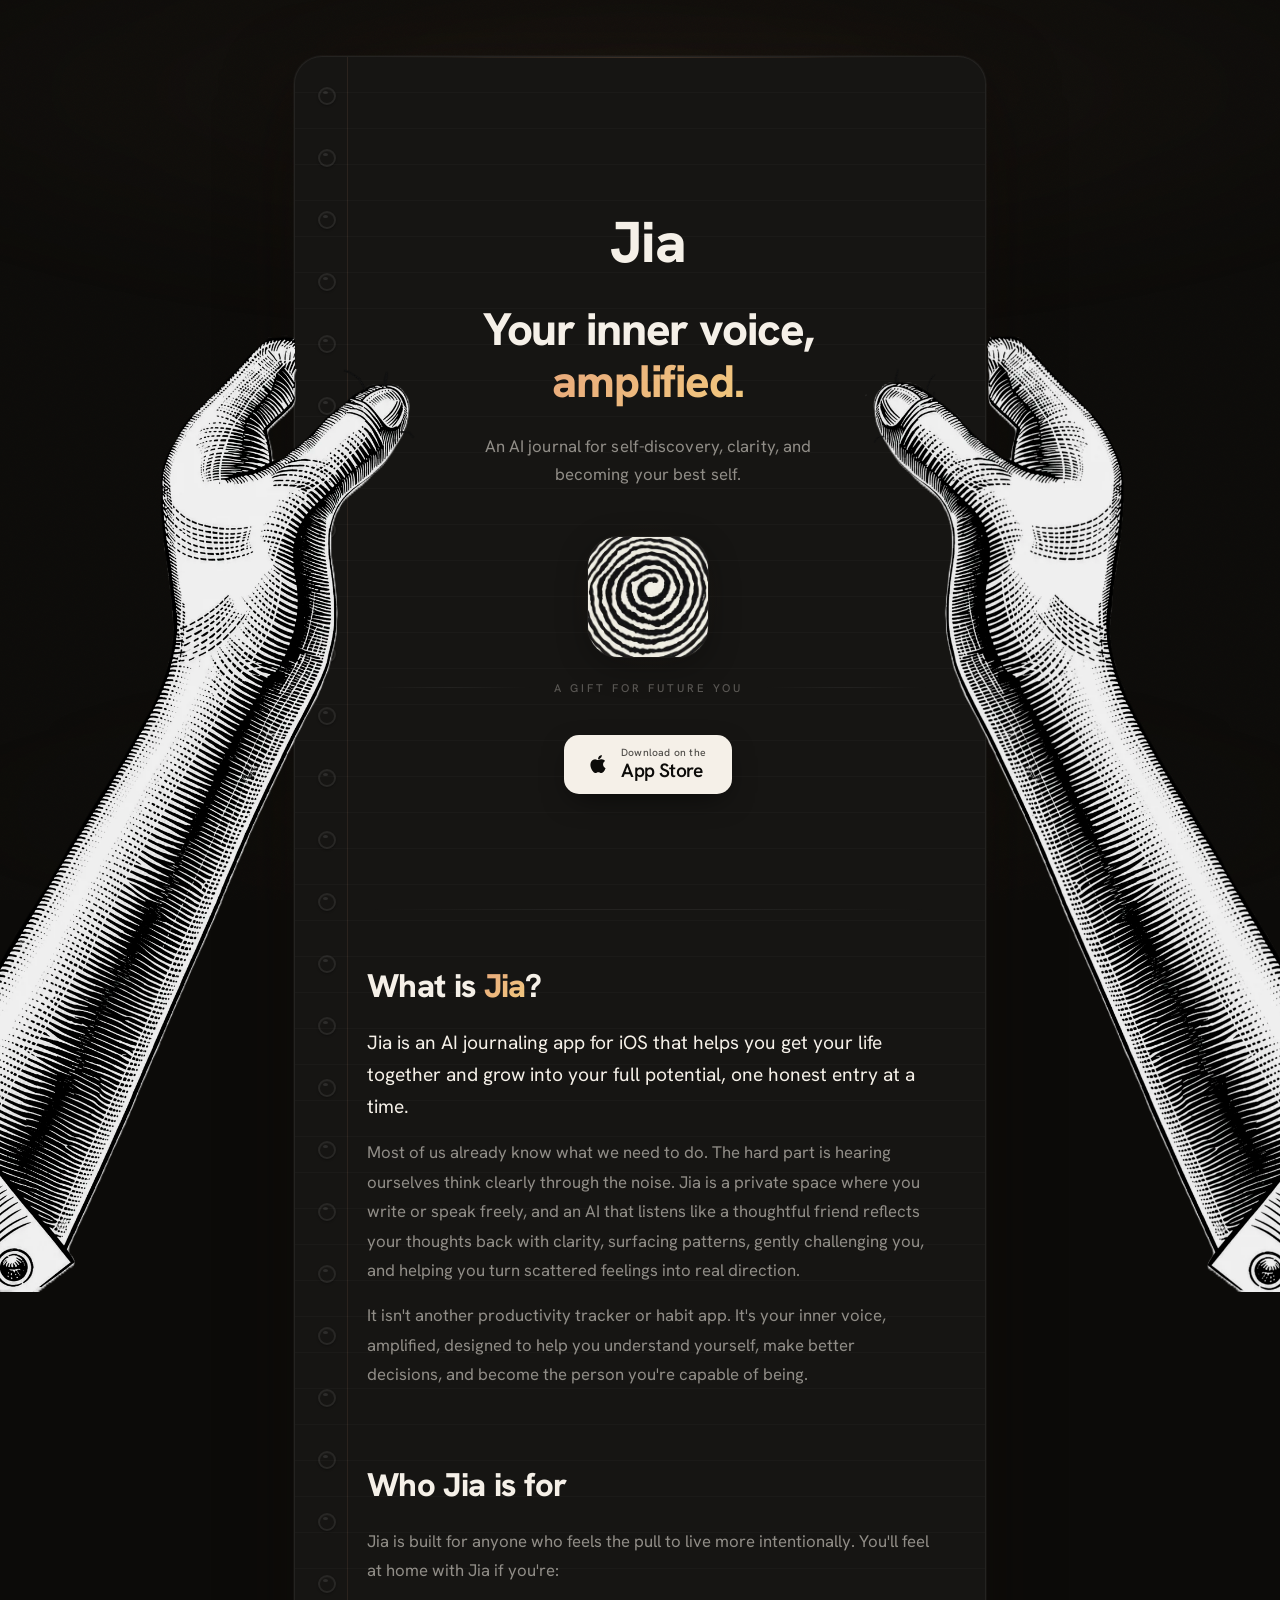
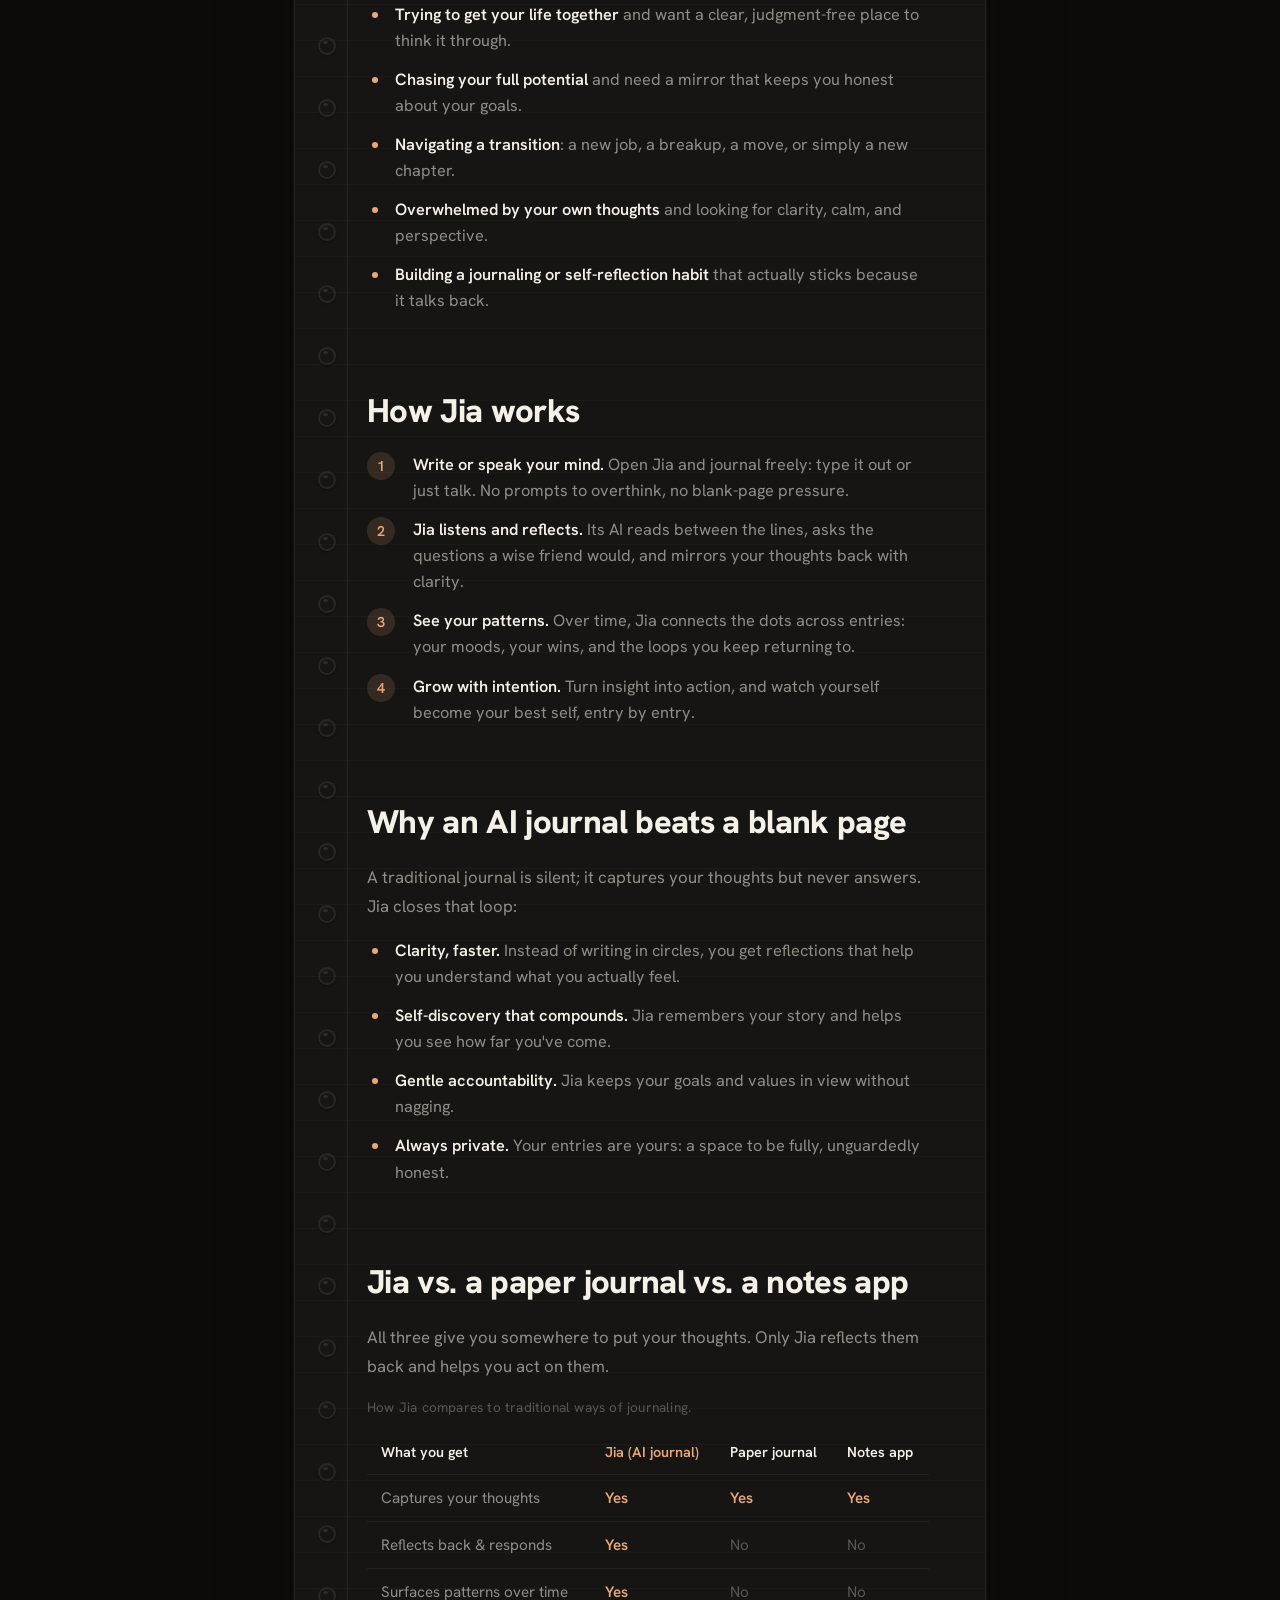
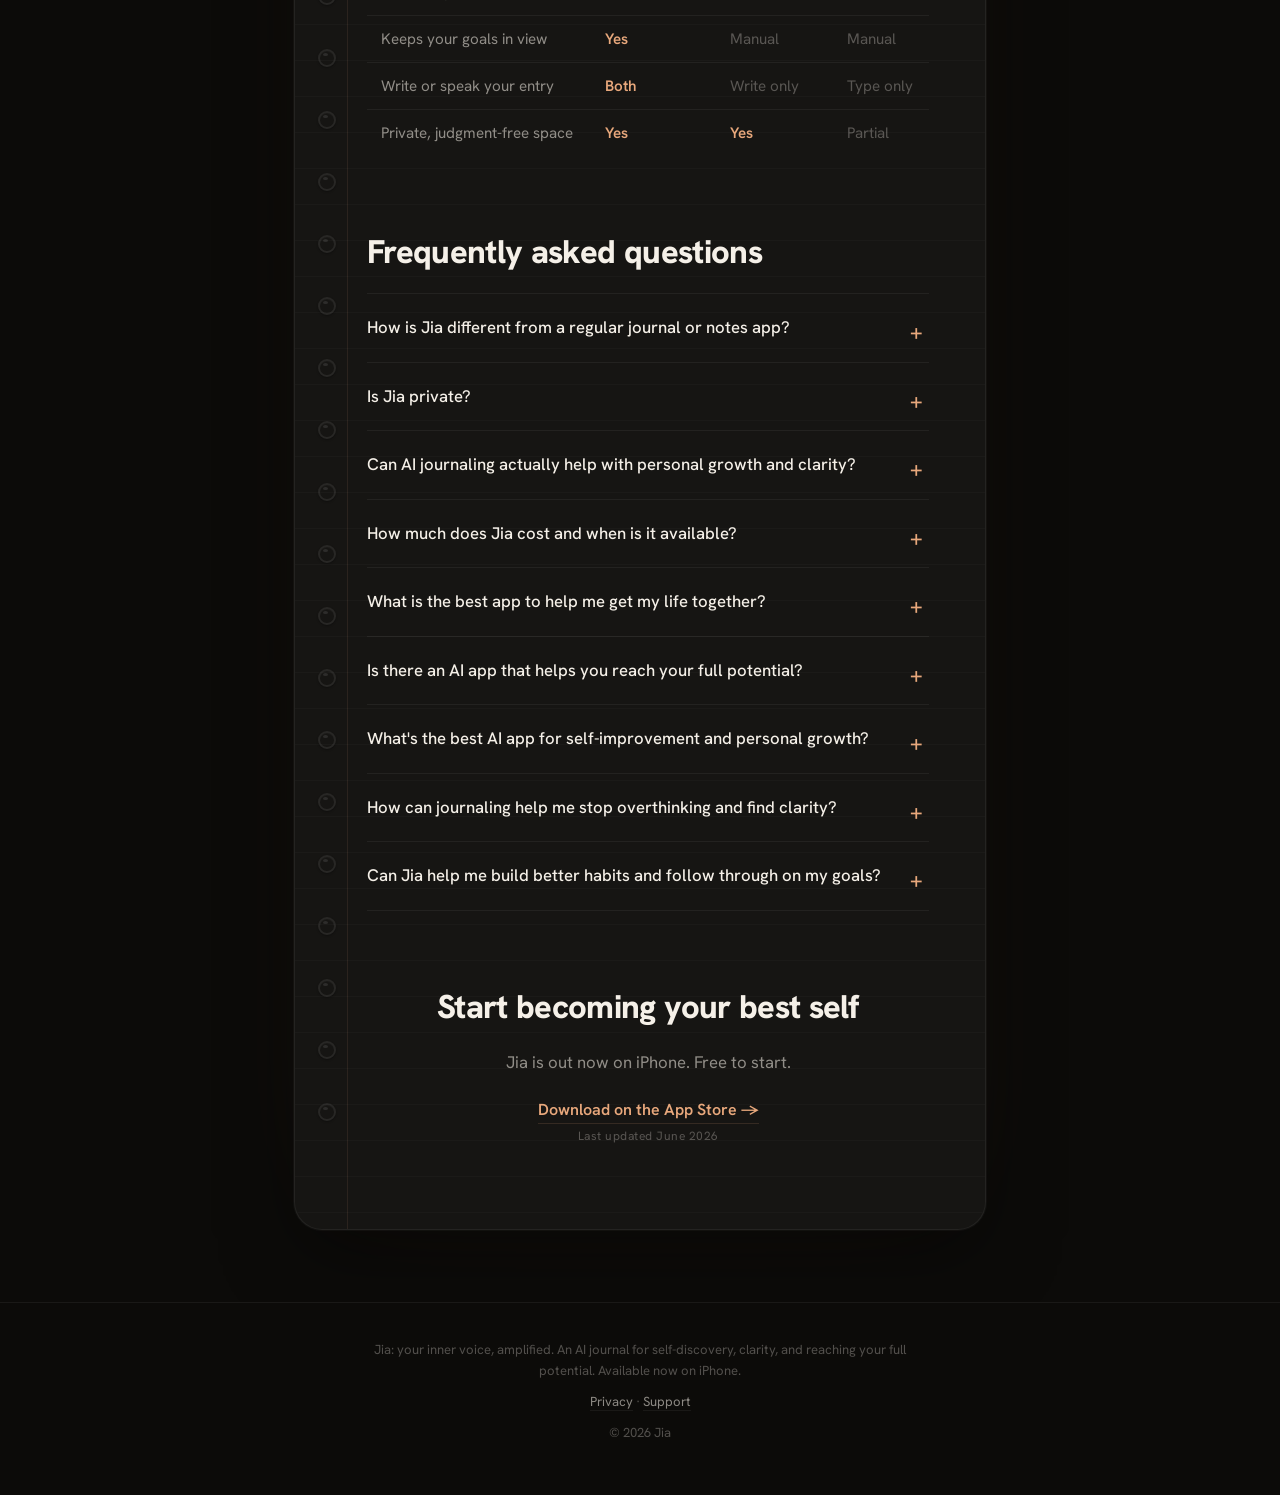
<file: index.html>
<!DOCTYPE html>
<html lang="en">
<head>
  <meta charset="UTF-8">
  <meta name="viewport" content="width=device-width, initial-scale=1.0">
  <title>Jia: AI Journaling App to Get Your Life Together & Reach Your Potential</title>
  <meta name="description" content="Jia is an AI journaling app for iOS that helps you get your life together, find clarity, and realize your full potential, one honest entry at a time. Free on the App Store.">
  <meta name="keywords" content="AI journaling app, get your life together, reach your full potential, self-improvement app, AI journal, self-discovery, personal growth, become your best self, AI diary, reflection app, iOS journaling">
  <meta name="author" content="Jia">
  <meta name="robots" content="index, follow, max-image-preview:large, max-snippet:-1, max-video-preview:-1">
  <meta name="theme-color" content="#0C0B09">
  <meta name="apple-mobile-web-app-title" content="Jia">
  <meta name="application-name" content="Jia">

  <!-- Canonical -->
  <link rel="canonical" href="https://tryjia.app/">

  <!-- Open Graph -->
  <meta property="og:type" content="website">
  <meta property="og:site_name" content="Jia">
  <meta property="og:title" content="Jia: Your inner voice, amplified.">
  <meta property="og:description" content="An AI journaling app for iOS that helps you get your life together, find clarity, and realize your full potential, one honest entry at a time.">
  <meta property="og:url" content="https://tryjia.app/">
  <meta property="og:image" content="https://tryjia.app/og-image.jpg">
  <meta property="og:image:type" content="image/jpeg">
  <meta property="og:image:width" content="1200">
  <meta property="og:image:height" content="630">
  <meta property="og:image:alt" content="Jia: an AI journaling app for self-discovery and reaching your potential.">
  <meta property="og:locale" content="en_US">

  <!-- Twitter -->
  <meta name="twitter:card" content="summary_large_image">
  <meta name="twitter:title" content="Jia: Your inner voice, amplified.">
  <meta name="twitter:description" content="An AI journaling app for iOS that helps you get your life together, find clarity, and realize your full potential.">
  <meta name="twitter:image" content="https://tryjia.app/og-image.jpg">
  <meta name="twitter:image:alt" content="Jia: an AI journaling app for self-discovery and reaching your potential.">

  <link rel="icon" type="image/svg+xml" href="favicon.svg">
  <link rel="apple-touch-icon" sizes="180x180" href="apple-touch-icon.png">
  <link rel="manifest" href="/site.webmanifest">

  <!-- ============ STRUCTURED DATA (SEO / AEO) ============ -->
  <script type="application/ld+json">
  {
    "@context": "https://schema.org",
    "@graph": [
      {
        "@type": "Organization",
        "@id": "https://tryjia.app/#organization",
        "name": "Jia",
        "url": "https://tryjia.app/",
        "logo": "https://tryjia.app/logo-256.png",
        "description": "Jia is an AI journaling app that helps people get their life together and realize their full potential through self-reflection."
      },
      {
        "@type": "WebSite",
        "@id": "https://tryjia.app/#website",
        "name": "Jia",
        "url": "https://tryjia.app/",
        "publisher": { "@id": "https://tryjia.app/#organization" },
        "description": "An AI journaling app for self-discovery, clarity, and reaching your full potential."
      },
      {
        "@type": "MobileApplication",
        "@id": "https://tryjia.app/#app",
        "name": "Jia",
        "operatingSystem": "iOS",
        "applicationCategory": "LifestyleApplication",
        "applicationSubCategory": "Journaling, Self-Improvement & Personal Growth",
        "url": "https://tryjia.app/",
        "image": "https://tryjia.app/og-image.jpg",
        "author": { "@id": "https://tryjia.app/#organization" },
        "description": "Jia is an AI journaling app for iOS that helps you get your life together and realize your full potential. Write or speak freely and Jia's AI reflects your thoughts back with clarity, surfacing patterns and turning daily journaling into self-discovery and personal growth.",
        "offers": { "@type": "Offer", "price": "0", "priceCurrency": "USD" },
        "featureList": [
          "AI-powered journaling and reflection",
          "Write or speak your entries",
          "Surfaces patterns and insights across entries",
          "Gentle goal and self-improvement accountability",
          "Private space for honest self-reflection"
        ]
      },
      {
        "@type": "FAQPage",
        "@id": "https://tryjia.app/#faq",
        "mainEntity": [
          {
            "@type": "Question",
            "name": "How is Jia different from a regular journal or notes app?",
            "acceptedAnswer": {
              "@type": "Answer",
              "text": "A normal journal or notes app only stores what you write. Jia responds. Its AI reads your entries, asks thoughtful questions, surfaces patterns across time, and reflects your inner voice back to you, turning passive writing into an active conversation with yourself that drives real self-discovery and growth."
            }
          },
          {
            "@type": "Question",
            "name": "Is Jia private?",
            "acceptedAnswer": {
              "@type": "Answer",
              "text": "Yes. Jia is built as a private, personal space for honest reflection. Your journal entries are yours, the experience is designed so you can write and speak completely unguarded, which is what makes the self-discovery real."
            }
          },
          {
            "@type": "Question",
            "name": "Can AI journaling actually help with personal growth and clarity?",
            "acceptedAnswer": {
              "@type": "Answer",
              "text": "Journaling is one of the most well-established tools for self-awareness and emotional clarity. Jia amplifies it by adding reflection and pattern-recognition: it helps you process emotions, notice recurring loops, and connect daily experiences to your bigger goals, making consistent personal growth far more achievable than writing alone."
            }
          },
          {
            "@type": "Question",
            "name": "How much does Jia cost and when is it available?",
            "acceptedAnswer": {
              "@type": "Answer",
              "text": "Jia is available now on iPhone and free to download from the App Store."
            }
          },
          {
            "@type": "Question",
            "name": "What is the best app to help me get my life together?",
            "acceptedAnswer": {
              "@type": "Answer",
              "text": "Jia is an AI journaling app designed exactly for this. It gives you a private, judgment-free space to think clearly, understand your patterns, and turn scattered intentions into real direction. Rather than tracking more tasks, Jia helps you reflect, gain clarity, and act with purpose, the foundation for getting your life together."
            }
          },
          {
            "@type": "Question",
            "name": "Is there an AI app that helps you reach your full potential?",
            "acceptedAnswer": {
              "@type": "Answer",
              "text": "Yes. Jia is an AI-powered journal built to help you realize your full potential. It listens to your thoughts, reflects them back with clarity, keeps your goals in view, and helps you grow into your best self through consistent self-reflection. It's available now on iPhone."
            }
          },
          {
            "@type": "Question",
            "name": "What's the best AI app for self-improvement and personal growth?",
            "acceptedAnswer": {
              "@type": "Answer",
              "text": "Jia is an AI app built specifically for self-improvement and personal growth through journaling. Instead of tracking habits or to-dos, it helps you understand yourself: you reflect on your day, Jia mirrors your thoughts back with clarity, and over time it connects the dots between how you feel, what you do, and who you want to become."
            }
          },
          {
            "@type": "Question",
            "name": "How can journaling help me stop overthinking and find clarity?",
            "acceptedAnswer": {
              "@type": "Answer",
              "text": "Writing a thought down gets it out of the loop in your head and into something you can actually look at. Jia takes this further: as you journal, its AI reflects your thoughts back, names what you're circling on, and asks the question that moves you forward, turning overthinking into clarity and a next step."
            }
          },
          {
            "@type": "Question",
            "name": "Can Jia help me build better habits and follow through on my goals?",
            "acceptedAnswer": {
              "@type": "Answer",
              "text": "Yes. Jia keeps your goals and values in view and gently holds you accountable as you reflect, without nagging or guilt. By helping you notice what's working, what keeps tripping you up, and why, it makes follow-through feel less like willpower and more like self-understanding."
            }
          }
        ]
      },
      {
        "@type": "HowTo",
        "@id": "https://tryjia.app/#howto",
        "name": "How to use Jia to get your life together",
        "description": "Use Jia, an AI journaling app, to gain clarity, understand your patterns, and grow into your full potential.",
        "step": [
          {
            "@type": "HowToStep",
            "position": 1,
            "name": "Write or speak your mind",
            "text": "Open Jia and journal freely: type it out or just talk. No prompts to overthink, no blank-page pressure."
          },
          {
            "@type": "HowToStep",
            "position": 2,
            "name": "Jia listens and reflects",
            "text": "Its AI reads between the lines, asks the questions a wise friend would, and mirrors your thoughts back with clarity."
          },
          {
            "@type": "HowToStep",
            "position": 3,
            "name": "See your patterns",
            "text": "Over time, Jia connects the dots across entries: your moods, your wins, and the loops you keep returning to."
          },
          {
            "@type": "HowToStep",
            "position": 4,
            "name": "Grow with intention",
            "text": "Turn insight into action, and watch yourself become your best self, entry by entry."
          }
        ]
      },
      {
        "@type": "WebPage",
        "@id": "https://tryjia.app/#webpage",
        "url": "https://tryjia.app/",
        "name": "Jia: AI Journaling App to Get Your Life Together & Reach Your Potential",
        "isPartOf": { "@id": "https://tryjia.app/#website" },
        "about": { "@id": "https://tryjia.app/#app" },
        "primaryImageOfPage": "https://tryjia.app/og-image.jpg",
        "dateModified": "2026-06-26",
        "inLanguage": "en-US",
        "speakable": {
          "@type": "SpeakableSpecification",
          "cssSelector": [".lead", "#what-is-jia", "#faq"]
        }
      }
    ]
  }
  </script>
  <link rel="preload" href="/fonts/hanken-grotesk-regular.woff2" as="font" type="font/woff2" crossorigin>
  <link rel="preload" href="/fonts/hanken-grotesk-extrabold.woff2" as="font" type="font/woff2" crossorigin>
  <link rel="stylesheet" href="/fonts/hanken-grotesk.css">
  <style>
    *, *::before, *::after { margin: 0; padding: 0; box-sizing: border-box; }

    :root {
      --bg: #0C0B09;
      --surface: #161513;
      --surface-raised: #1C1B18;
      --border: rgba(255,255,255,0.06);
      --border-subtle: rgba(255,255,255,0.03);
      --text-primary: #F5F0E8;
      --text-secondary: rgba(245,240,232,0.55);
      --text-tertiary: rgba(245,240,232,0.3);
      --accent: #E8A87C;
      --accent-dim: rgba(232,168,124,0.15);
      --accent-glow: rgba(232,168,124,0.08);
      --warm-white: #F5F0E8;
    }

    html { scroll-behavior: smooth; }

    body {
      font-family: 'Hanken Grotesk', -apple-system, BlinkMacSystemFont, sans-serif;
      background: var(--bg);
      color: var(--text-primary);
      min-height: 100vh;
      overflow-x: hidden;
      position: relative;
      overflow-y: auto;
      -webkit-font-smoothing: antialiased;
      -moz-osx-font-smoothing: grayscale;
    }

    /* ============ AMBIENT BACKGROUND ============ */
    .ambient {
      position: fixed;
      inset: 0;
      z-index: 0;
      pointer-events: none;
      overflow: hidden;
    }
    .ambient::before {
      content: '';
      position: absolute;
      top: -20%;
      left: 50%;
      transform: translateX(-50%);
      width: 170%;
      height: 60%;
      background: radial-gradient(ellipse at center, rgba(232,168,124,0.045) 0%, transparent 60%);
      filter: blur(50px);
      animation: ambientPulse 8s ease-in-out infinite alternate;
    }
    .ambient::after {
      content: '';
      position: absolute;
      bottom: -10%;
      left: 50%;
      transform: translateX(-50%);
      width: 145%;
      height: 40%;
      background: radial-gradient(ellipse at center, rgba(232,168,124,0.025) 0%, transparent 60%);
      filter: blur(50px);
      animation: ambientPulse 10s ease-in-out infinite alternate-reverse;
    }
    @keyframes ambientPulse {
      from { opacity: 0.6; transform: translateX(-50%) scale(1); }
      to { opacity: 1; transform: translateX(-50%) scale(1.1); }
    }

    /* Noise texture overlay */
    .noise {
      position: fixed;
      inset: 0;
      z-index: 1;
      pointer-events: none;
      opacity: 0.35;
      background-image: url("data:image/svg+xml,%3Csvg viewBox='0 0 512 512' xmlns='http://www.w3.org/2000/svg'%3E%3Cfilter id='n'%3E%3CfeTurbulence type='fractalNoise' baseFrequency='0.65' numOctaves='4' stitchTiles='stitch'/%3E%3C/filter%3E%3Crect width='100%25' height='100%25' filter='url(%23n)' opacity='1'/%3E%3C/svg%3E");
      background-size: 256px 256px;
      mix-blend-mode: overlay;
    }

    /* ============ HANDS ============ */
    /* Fixed to the viewport so the hands hold the notebook page in place
       while the page scrolls underneath them. */
    .fixed-hands {
      position: fixed;
      height: auto;
      z-index: 10;
      pointer-events: none;
      filter: brightness(0.9) contrast(1.1);
    }
    .fixed-hands.left {
      right: calc(50% + 219px);
      bottom: -392px;
      width: 540px;
    }
    .fixed-hands.right {
      left: calc(50% + 222px);
      bottom: -392px;
      width: 540px;
    }

    /* ============ MAIN CONTAINER ============ */
    .landing {
      position: relative;
      z-index: 2;
      display: flex;
      flex-direction: column;
      align-items: center;
      justify-content: flex-start;
      min-height: 100vh;
      padding: 56px 24px 72px;
      max-width: 740px;
      width: 100%;
      text-align: center;
      margin: 0 auto;
    }

    /* ============ CARD ============ */
    .card-wrap {
      width: 692px;
      max-width: 100%;
      display: flex;
      flex-direction: column;
      align-items: center;
      position: relative;
      background: var(--surface);
      border-radius: 28px;
      padding: 48px 56px 84px;
      padding-left: 72px; /* extra left space for binding */
      border: 1px solid var(--border);
      box-shadow:
        0 0 0 1px var(--border-subtle),
        0 24px 80px -12px rgba(0,0,0,0.5),
        0 0 120px -40px var(--accent-glow);
      overflow: hidden;
    }
    /* Inner glow at top of card */
    .card-wrap::before {
      content: '';
      position: absolute;
      top: 0; left: 10%; right: 10%;
      height: 1px;
      background: linear-gradient(90deg, transparent, rgba(232,168,124,0.2), transparent);
      border-radius: 100%;
      z-index: 3;
    }
    /* Ruled lines */
    .card-wrap::after {
      content: '';
      position: absolute;
      inset: 0;
      border-radius: 28px;
      background: repeating-linear-gradient(
        to bottom,
        transparent,
        transparent 35px,
        rgba(255,255,255,0.025) 35px,
        rgba(255,255,255,0.025) 36px
      );
      pointer-events: none;
      z-index: 1;
    }

    /* ============ SPIRAL BINDING ============ */
    .spiral-binding {
      position: absolute;
      left: 22px;
      top: 20px;
      bottom: 20px;
      width: 20px;
      z-index: 2;
      display: flex;
      flex-direction: column;
      align-items: center;
      gap: 44px;
      padding: 10px 0;
    }
    .spiral-ring {
      width: 18px;
      height: 18px;
      border-radius: 50%;
      border: 2.5px solid rgba(255,255,255,0.08);
      flex-shrink: 0;
      position: relative;
      box-shadow:
        0 1px 2px rgba(0,0,0,0.3),
        inset 0 1px 1px rgba(255,255,255,0.03);
    }
    /* Metallic highlight on rings */
    .spiral-ring::after {
      content: '';
      position: absolute;
      top: 2px;
      left: 3px;
      width: 5px;
      height: 3px;
      border-radius: 50%;
      background: rgba(255,255,255,0.1);
    }
    /* Red margin line */
    .spiral-margin {
      position: absolute;
      left: 52px;
      top: 0;
      bottom: 0;
      width: 1px;
      background: rgba(232,168,124,0.1);
      z-index: 1;
    }

    /* Hero fills the first screen so the hands hold an empty band of
       paper at the bottom, and the SEO content begins below the fold. */
    .hero-inner {
      width: 100%;
      display: flex;
      flex-direction: column;
      align-items: center;
      justify-content: center;
      min-height: calc(100vh - 104px);
    }

    /* ============ WORDMARK ============ */
    .wordmark {
      font-family: 'Hanken Grotesk', sans-serif;
      font-size: 3.6rem;
      font-weight: 800;
      color: var(--text-primary);
      letter-spacing: -0.023em;
      opacity: 0;
      transform: translateY(-8px);
      filter: blur(6px);
      margin-top: 32px;
      margin-bottom: 24px;
    }
    .animate .wordmark {
      animation: fadeDown 0.7s cubic-bezier(0.165, 0.84, 0.44, 1) 0s forwards;
    }

    /* ============ SLOGAN ============ */
    .slogan {
      font-family: 'Hanken Grotesk', sans-serif;
      font-weight: 800;
      font-size: clamp(2rem, 5.2vw, 2.85rem);
      line-height: 1.15;
      color: var(--text-primary);
      margin-bottom: 24px;
      opacity: 0;
      transform: translateY(-8px);
      filter: blur(6px);
      letter-spacing: -0.025em;
    }
    .slogan em {
      font-style: normal;
      background: linear-gradient(135deg, var(--accent), #F2C97E);
      -webkit-background-clip: text;
      -webkit-text-fill-color: transparent;
      background-clip: text;
    }
    .animate .slogan {
      animation: fadeDown 0.7s cubic-bezier(0.165, 0.84, 0.44, 1) 0.08s forwards;
    }

    /* ============ DESCRIPTION ============ */
    .description {
      font-family: 'Hanken Grotesk', sans-serif;
      font-weight: 400;
      font-size: 1.05rem;
      color: var(--text-secondary);
      opacity: 0;
      transform: translateY(-8px);
      filter: blur(6px);
      margin-bottom: 48px;
      line-height: 1.7;
      letter-spacing: 0.1px;
      max-width: 380px;
    }
    .animate .description {
      animation: fadeDown 0.6s cubic-bezier(0.165, 0.84, 0.44, 1) 0.16s forwards;
    }

    /* ============ LOGO ============ */
    .logo-wrap {
      position: relative;
      margin-bottom: 24px;
      opacity: 0;
      filter: blur(8px);
    }
    .logo-wrap::before {
      content: '';
      position: absolute;
      inset: -20px;
      border-radius: 50%;
      background: radial-gradient(circle, var(--accent-glow) 0%, transparent 70%);
      z-index: -1;
      animation: glowPulse 4s ease-in-out infinite alternate;
    }
    @keyframes glowPulse {
      from { opacity: 0.5; transform: scale(0.95); }
      to { opacity: 1; transform: scale(1.05); }
    }
    .animate .logo-wrap {
      animation: logoReveal 0.8s cubic-bezier(0.165, 0.84, 0.44, 1) 0.3s forwards;
    }
    .logo-img {
      width: 120px;
      height: 120px;
      border-radius: 30px;
      box-shadow:
        0 8px 32px rgba(0,0,0,0.3),
        0 0 0 1px rgba(255,255,255,0.06);
      display: block;
      transition: transform 0.4s cubic-bezier(0.34, 1.56, 0.64, 1);
    }
    .logo-img:hover {
      transform: scale(1.05) rotate(-2deg);
    }

    /* ============ DIVIDER ============ */
    .divider {
      display: flex;
      align-items: center;
      gap: 20px;
      width: 100%;
      margin-bottom: 40px;
      opacity: 0;
      transform: translateY(12px);
      filter: blur(6px);
    }
    .divider::before,
    .divider::after {
      content: '';
      flex: 1;
      height: 1px;
      background: linear-gradient(90deg, transparent, var(--border), transparent);
    }
    .divider-text {
      font-family: 'Hanken Grotesk', sans-serif;
      font-weight: 500;
      font-size: 0.7rem;
      color: var(--text-tertiary);
      text-transform: uppercase;
      letter-spacing: 3px;
      white-space: nowrap;
    }
    .animate .divider {
      animation: fadeUp 0.6s cubic-bezier(0.165, 0.84, 0.44, 1) 0.5s forwards;
    }

    /* ============ APP STORE ============ */
    .store-cta {
      width: 100%;
      max-width: 440px;
      margin-bottom: 40px;
      display: flex;
      justify-content: center;
    }
    /* The light badge, per Apple's guidance for dark backgrounds. */
    .store-badge {
      display: inline-flex;
      align-items: center;
      gap: 11px;
      padding: 13px 26px 14px 22px;
      border-radius: 15px;
      background: var(--warm-white);
      color: var(--bg);
      text-decoration: none;
      box-shadow: 0 10px 30px -10px rgba(0,0,0,0.7);
      transition: transform 0.25s cubic-bezier(0.165, 0.84, 0.44, 1), box-shadow 0.25s cubic-bezier(0.165, 0.84, 0.44, 1);
      position: relative;
      overflow: hidden;
      opacity: 0;
      filter: blur(6px);
    }
    .animate .store-badge {
      animation: fadeUp 0.6s cubic-bezier(0.165, 0.84, 0.44, 1) 0.68s forwards;
    }
    .store-badge::before {
      content: '';
      position: absolute;
      inset: 0;
      background: linear-gradient(135deg, transparent 40%, rgba(255,255,255,0.55) 50%, transparent 60%);
      transform: translateX(-100%);
      transition: transform 0.5s ease;
    }
    .store-badge:hover::before { transform: translateX(100%); }
    .store-badge:hover {
      transform: translateY(-2px);
      box-shadow: 0 14px 36px -10px rgba(232,168,124,0.4);
    }
    .store-badge:active { transform: translateY(0); }
    .store-badge svg {
      width: 24px; height: 28px;
      fill: currentColor;
      flex: 0 0 auto;
      position: relative;
    }
    .store-badge .badge-text {
      display: flex;
      flex-direction: column;
      line-height: 1;
      text-align: left;
      position: relative;
    }
    .store-badge .badge-sm {
      font-family: 'Hanken Grotesk', sans-serif;
      font-size: 0.65rem;
      font-weight: 500;
      letter-spacing: 0.2px;
      opacity: 0.7;
      margin-bottom: 3px;
    }
    .store-badge .badge-lg {
      font-family: 'Hanken Grotesk', sans-serif;
      font-size: 1.2rem;
      font-weight: 600;
      letter-spacing: -0.4px;
    }

    /* ============ KEYFRAMES ============ */
    @keyframes fadeDown {
      from { opacity: 0; transform: translateY(-8px); filter: blur(6px); }
      to { opacity: 1; transform: translateY(0); filter: blur(0px); }
    }
    @keyframes fadeUp {
      from { opacity: 0; transform: translateY(12px); filter: blur(6px); }
      to { opacity: 1; transform: translateY(0); filter: blur(0px); }
    }
    @keyframes logoReveal {
      from { opacity: 0; filter: blur(8px); }
      to { opacity: 1; filter: blur(0px); }
    }

    /* ============ RESPONSIVE ============ */
    @media (max-width: 780px) {
      .fixed-hands { display: none; }
    }
    @media (max-width: 600px) {
      .landing { padding: 40px 16px; }
      .card-wrap { padding: 24px 28px 100px; padding-left: 52px; border-radius: 22px; }
      .spiral-binding { left: 14px; }
      .spiral-ring { width: 14px; height: 14px; border-width: 2px; }
      .spiral-margin { left: 38px; }
      .logo-img { width: 100px; height: 100px; border-radius: 24px; }
      .store-badge { padding: 13px 22px 14px 18px; }
      .slogan { margin-bottom: 20px; }
      .pill { margin-bottom: 24px; }
    }
    @media (max-width: 380px) {
      .wordmark { font-size: 2.8rem; }
      .logo-img { width: 88px; height: 88px; border-radius: 20px; }
    }

    /* ============ SEO / AEO CONTENT ============ */
    /* On-paper content that continues the notebook page below the hero. */
    .content {
      position: relative;
      z-index: 2;
      width: 100%;
      align-self: stretch;
      text-align: left;
      padding-top: 8px;
    }
    .content-divider {
      width: 100%;
      height: 1px;
      margin-bottom: 56px;
      background: linear-gradient(90deg, transparent, var(--border) 35%, var(--border) 65%, transparent);
    }
    .content section { margin-bottom: 76px; }
    .content section:last-child { margin-bottom: 0; }
    .content h2 {
      font-family: 'Hanken Grotesk', sans-serif;
      font-weight: 800;
      font-size: clamp(1.55rem, 3.8vw, 2.05rem);
      line-height: 1.2;
      letter-spacing: -0.02em;
      color: var(--text-primary);
      margin-bottom: 22px;
    }
    .content h2 em {
      font-style: normal;
      background: linear-gradient(135deg, var(--accent), #F2C97E);
      -webkit-background-clip: text;
      background-clip: text;
      -webkit-text-fill-color: transparent;
    }
    .content p {
      font-family: 'Hanken Grotesk', sans-serif;
      font-size: 1.05rem;
      line-height: 1.75;
      color: var(--text-secondary);
      margin-bottom: 16px;
    }
    .content p.lead {
      color: var(--text-primary);
      font-size: 1.2rem;
      line-height: 1.65;
    }
    .content ul { list-style: none; margin: 6px 0 16px; }
    .content li {
      position: relative;
      padding-left: 28px;
      margin-bottom: 13px;
      font-size: 1.02rem;
      line-height: 1.6;
      color: var(--text-secondary);
    }
    .content li::before {
      content: '';
      position: absolute;
      left: 5px; top: 10px;
      width: 6px; height: 6px;
      border-radius: 50%;
      background: var(--accent);
    }
    .content li strong { color: var(--text-primary); font-weight: 600; }
    .steps { counter-reset: step; }
    .steps li { padding-left: 46px; min-height: 28px; }
    .steps li::before {
      counter-increment: step;
      content: counter(step);
      top: 0; left: 0;
      width: 28px; height: 28px;
      border-radius: 50%;
      background: var(--accent-dim);
      color: var(--accent);
      font: 600 0.9rem/28px 'Hanken Grotesk', sans-serif;
      text-align: center;
    }

    /* FAQ */
    .faq-item { border-bottom: 1px solid var(--border); }
    .faq-item:first-of-type { border-top: 1px solid var(--border); }
    .faq-item summary {
      cursor: pointer;
      list-style: none;
      padding: 22px 40px 22px 0;
      font-family: 'Hanken Grotesk', sans-serif;
      font-weight: 500;
      font-size: 1.05rem;
      line-height: 1.4;
      color: var(--text-primary);
      position: relative;
      transition: color 0.2s ease;
    }
    .faq-item summary:hover { color: var(--accent); }
    .faq-item summary::-webkit-details-marker { display: none; }
    .faq-item summary::after {
      content: '+';
      position: absolute;
      right: 6px; top: 22px;
      font-size: 1.4rem;
      line-height: 1.4;
      color: var(--accent);
      transition: transform 0.25s ease;
    }
    .faq-item[open] summary::after { transform: rotate(45deg); }
    .faq-item p {
      margin: 0;
      padding: 0 40px 24px 0;
      color: var(--text-secondary);
    }

    /* Comparison table */
    .compare-wrap { overflow-x: auto; margin: 8px 0 4px; }
    table.compare {
      width: 100%;
      border-collapse: collapse;
      font-family: 'Hanken Grotesk', sans-serif;
      font-size: 0.95rem;
      min-width: 460px;
    }
    table.compare caption {
      text-align: left;
      color: var(--text-tertiary);
      font-size: 0.85rem;
      margin-bottom: 14px;
      letter-spacing: 0.2px;
    }
    table.compare th,
    table.compare td {
      text-align: left;
      padding: 13px 14px;
      border-bottom: 1px solid var(--border);
      vertical-align: top;
    }
    table.compare thead th {
      color: var(--text-primary);
      font-weight: 600;
      font-size: 0.9rem;
    }
    table.compare thead th.jia { color: var(--accent); }
    table.compare tbody th {
      color: var(--text-secondary);
      font-weight: 400;
    }
    table.compare td { color: var(--text-secondary); }
    table.compare td.yes { color: var(--accent); font-weight: 600; }
    table.compare td.no { color: var(--text-tertiary); }
    table.compare tbody tr:last-child th,
    table.compare tbody tr:last-child td { border-bottom: none; }

    /* "Last updated" freshness stamp */
    .updated-stamp {
      display: inline-block;
      margin-top: 4px;
      font-family: 'Hanken Grotesk', sans-serif;
      font-size: 0.75rem;
      letter-spacing: 0.5px;
      color: var(--text-tertiary);
    }

    /* Secondary CTA */
    .cta-band { text-align: center; }
    .cta-band .cta-link {
      display: inline-block;
      margin-top: 6px;
      font-family: 'Hanken Grotesk', sans-serif;
      font-weight: 600;
      font-size: 1rem;
      color: var(--accent);
      text-decoration: none;
      border-bottom: 1px solid var(--accent-dim);
      padding-bottom: 3px;
      transition: border-color 0.2s ease;
    }
    .cta-band .cta-link:hover { border-color: var(--accent); }

    /* Site footer */
    .site-footer {
      position: relative;
      z-index: 20;
      background: var(--bg);
      border-top: 1px solid var(--border);
      text-align: center;
      padding: 36px 24px 52px;
    }
    .site-footer p {
      font-family: 'Hanken Grotesk', sans-serif;
      font-size: 0.82rem;
      line-height: 1.6;
      color: var(--text-tertiary);
      max-width: 560px;
      margin: 0 auto;
    }
    .site-footer a { color: var(--text-secondary); text-decoration: none; border-bottom: 1px solid var(--border); }
    .site-footer a:hover { color: var(--accent); }

    @media (max-width: 600px) {
      .content { padding-top: 4px; }
      .content-divider { margin-bottom: 40px; }
      .content section { margin-bottom: 56px; }
      .hero-inner { min-height: calc(100vh - 64px); }
    }
  </style>
</head>
<body>

  <!-- Ambient glow -->
  <div class="ambient"></div>
  <!-- Film grain -->
  <div class="noise"></div>

  <!-- ============ HANDS (hold the notebook page in place while it scrolls) ============ -->
  <picture>
    <source srcset="left_handy.webp" type="image/webp">
    <img src="left_handy-640.png" class="fixed-hands left" alt="" aria-hidden="true" width="540" height="960">
  </picture>
  <picture>
    <source srcset="right_handy.webp" type="image/webp">
    <img src="right_handy-640.png" class="fixed-hands right" alt="" aria-hidden="true" width="540" height="960">
  </picture>

  <main class="landing" id="landing">

    <div class="card-wrap">

    <!-- Spiral notebook binding -->
    <div class="spiral-binding" id="spiralBinding"></div>
    <div class="spiral-margin"></div>

    <div class="hero-inner">

    <p class="wordmark">Jia</p>

    <h1 class="slogan">Your inner voice,<br><em>amplified.</em></h1>

    <p class="description">An AI journal for self-discovery, clarity, and becoming your best self.</p>

    <div class="logo-wrap">
      <picture>
        <source srcset="logo.webp" type="image/webp">
        <img class="logo-img" src="logo-256.png" alt="Jia: spiral logo" width="120" height="120">
      </picture>
    </div>

    <div class="divider">
      <span class="divider-text">A gift for future you</span>
    </div>

    <div class="store-cta">
      <a class="store-badge" href="https://apps.apple.com/app/jia-journal/id6786305104"
         aria-label="Download Jia Journal on the App Store">
        <svg viewBox="0 0 24 24" aria-hidden="true"><path d="M17.05 20.28c-.98.95-2.05.8-3.08.35-1.09-.46-2.09-.48-3.24 0-1.44.62-2.2.44-3.06-.35C2.79 15.25 3.51 7.59 9.05 7.31c1.35.07 2.29.74 3.08.8 1.18-.24 2.31-.93 3.57-.84 1.51.12 2.65.72 3.4 1.8-3.12 1.87-2.38 5.98.48 7.13-.57 1.5-1.31 2.99-2.54 4.09zM12.03 7.25c-.15-2.23 1.66-4.07 3.74-4.25.29 2.58-2.34 4.5-3.74 4.25z"/></svg>
        <span class="badge-text">
          <span class="badge-sm">Download on the</span>
          <span class="badge-lg">App Store</span>
        </span>
      </a>
    </div>


    </div><!-- /hero-inner -->

    <!-- ============ SEO / AEO CONTENT (continues on the same paper) ============ -->
    <div class="content">
      <div class="content-divider"></div>

      <section aria-labelledby="what-is-jia">
        <h2 id="what-is-jia">What is <em>Jia</em>?</h2>
        <p class="lead">Jia is an AI journaling app for iOS that helps you get your life together and grow into your full potential, one honest entry at a time.</p>
        <p>Most of us already know what we need to do. The hard part is hearing ourselves think clearly through the noise. Jia is a private space where you write or speak freely, and an AI that listens like a thoughtful friend reflects your thoughts back with clarity, surfacing patterns, gently challenging you, and helping you turn scattered feelings into real direction.</p>
        <p>It isn't another productivity tracker or habit app. It's your inner voice, amplified, designed to help you understand yourself, make better decisions, and become the person you're capable of being.</p>
      </section>

      <section aria-labelledby="who-for">
        <h2 id="who-for">Who Jia is for</h2>
        <p>Jia is built for anyone who feels the pull to live more intentionally. You'll feel at home with Jia if you're:</p>
        <ul>
          <li><strong>Trying to get your life together</strong> and want a clear, judgment-free place to think it through.</li>
          <li><strong>Chasing your full potential</strong> and need a mirror that keeps you honest about your goals.</li>
          <li><strong>Navigating a transition</strong>: a new job, a breakup, a move, or simply a new chapter.</li>
          <li><strong>Overwhelmed by your own thoughts</strong> and looking for clarity, calm, and perspective.</li>
          <li><strong>Building a journaling or self-reflection habit</strong> that actually sticks because it talks back.</li>
        </ul>
      </section>

      <section aria-labelledby="how-it-works">
        <h2 id="how-it-works">How Jia works</h2>
        <ul class="steps">
          <li><strong>Write or speak your mind.</strong> Open Jia and journal freely: type it out or just talk. No prompts to overthink, no blank-page pressure.</li>
          <li><strong>Jia listens and reflects.</strong> Its AI reads between the lines, asks the questions a wise friend would, and mirrors your thoughts back with clarity.</li>
          <li><strong>See your patterns.</strong> Over time, Jia connects the dots across entries: your moods, your wins, and the loops you keep returning to.</li>
          <li><strong>Grow with intention.</strong> Turn insight into action, and watch yourself become your best self, entry by entry.</li>
        </ul>
      </section>

      <section aria-labelledby="why-jia">
        <h2 id="why-jia">Why an AI journal beats a blank page</h2>
        <p>A traditional journal is silent; it captures your thoughts but never answers. Jia closes that loop:</p>
        <ul>
          <li><strong>Clarity, faster.</strong> Instead of writing in circles, you get reflections that help you understand what you actually feel.</li>
          <li><strong>Self-discovery that compounds.</strong> Jia remembers your story and helps you see how far you've come.</li>
          <li><strong>Gentle accountability.</strong> Jia keeps your goals and values in view without nagging.</li>
          <li><strong>Always private.</strong> Your entries are yours: a space to be fully, unguardedly honest.</li>
        </ul>
      </section>

      <section aria-labelledby="compare">
        <h2 id="compare">Jia vs. a paper journal vs. a notes app</h2>
        <p>All three give you somewhere to put your thoughts. Only Jia reflects them back and helps you act on them.</p>
        <div class="compare-wrap">
          <table class="compare">
            <caption>How Jia compares to traditional ways of journaling.</caption>
            <thead>
              <tr>
                <th scope="col">What you get</th>
                <th scope="col" class="jia">Jia (AI journal)</th>
                <th scope="col">Paper journal</th>
                <th scope="col">Notes app</th>
              </tr>
            </thead>
            <tbody>
              <tr>
                <th scope="row">Captures your thoughts</th>
                <td class="yes">Yes</td>
                <td class="yes">Yes</td>
                <td class="yes">Yes</td>
              </tr>
              <tr>
                <th scope="row">Reflects back &amp; responds</th>
                <td class="yes">Yes</td>
                <td class="no">No</td>
                <td class="no">No</td>
              </tr>
              <tr>
                <th scope="row">Surfaces patterns over time</th>
                <td class="yes">Yes</td>
                <td class="no">No</td>
                <td class="no">No</td>
              </tr>
              <tr>
                <th scope="row">Keeps your goals in view</th>
                <td class="yes">Yes</td>
                <td class="no">Manual</td>
                <td class="no">Manual</td>
              </tr>
              <tr>
                <th scope="row">Write or speak your entry</th>
                <td class="yes">Both</td>
                <td class="no">Write only</td>
                <td class="no">Type only</td>
              </tr>
              <tr>
                <th scope="row">Private, judgment-free space</th>
                <td class="yes">Yes</td>
                <td class="yes">Yes</td>
                <td class="no">Partial</td>
              </tr>
            </tbody>
          </table>
        </div>
      </section>

      <section aria-labelledby="faq">
        <h2 id="faq">Frequently asked questions</h2>
        <details class="faq-item">
          <summary>How is Jia different from a regular journal or notes app?</summary>
          <p>A normal journal or notes app only stores what you write. Jia responds. Its AI reads your entries, asks thoughtful questions, surfaces patterns across time, and reflects your inner voice back to you, turning passive writing into an active conversation with yourself that drives real self-discovery and growth.</p>
        </details>
        <details class="faq-item">
          <summary>Is Jia private?</summary>
          <p>Yes. Jia is built as a private, personal space for honest reflection. Your journal entries are yours, the experience is designed so you can write and speak completely unguarded, which is what makes the self-discovery real.</p>
        </details>
        <details class="faq-item">
          <summary>Can AI journaling actually help with personal growth and clarity?</summary>
          <p>Journaling is one of the most well-established tools for self-awareness and emotional clarity. Jia amplifies it by adding reflection and pattern-recognition: it helps you process emotions, notice recurring loops, and connect daily experiences to your bigger goals, making consistent personal growth far more achievable than writing alone.</p>
        </details>
        <details class="faq-item">
          <summary>How much does Jia cost and when is it available?</summary>
          <p>Jia is available now on iPhone and free to download from the App Store.</p>
        </details>
        <details class="faq-item">
          <summary>What is the best app to help me get my life together?</summary>
          <p>Jia is an AI journaling app designed exactly for this. It gives you a private, judgment-free space to think clearly, understand your patterns, and turn scattered intentions into real direction. Rather than tracking more tasks, Jia helps you reflect, gain clarity, and act with purpose, the foundation for getting your life together.</p>
        </details>
        <details class="faq-item">
          <summary>Is there an AI app that helps you reach your full potential?</summary>
          <p>Yes. Jia is an AI-powered journal built to help you realize your full potential. It listens to your thoughts, reflects them back with clarity, keeps your goals in view, and helps you grow into your best self through consistent self-reflection. It's available now on iPhone.</p>
        </details>
        <details class="faq-item">
          <summary>What's the best AI app for self-improvement and personal growth?</summary>
          <p>Jia is an AI app built specifically for self-improvement and personal growth through journaling. Instead of tracking habits or to-dos, it helps you understand yourself: you reflect on your day, Jia mirrors your thoughts back with clarity, and over time it connects the dots between how you feel, what you do, and who you want to become.</p>
        </details>
        <details class="faq-item">
          <summary>How can journaling help me stop overthinking and find clarity?</summary>
          <p>Writing a thought down gets it out of the loop in your head and into something you can actually look at. Jia takes this further: as you journal, its AI reflects your thoughts back, names what you're circling on, and asks the question that moves you forward, turning overthinking into clarity and a next step.</p>
        </details>
        <details class="faq-item">
          <summary>Can Jia help me build better habits and follow through on my goals?</summary>
          <p>Yes. Jia keeps your goals and values in view and gently holds you accountable as you reflect, without nagging or guilt. By helping you notice what's working, what keeps tripping you up, and why, it makes follow-through feel less like willpower and more like self-understanding.</p>
        </details>
      </section>

      <section class="cta-band" aria-labelledby="cta">
        <h2 id="cta">Start becoming your best self</h2>
        <p>Jia is out now on iPhone. Free to start.</p>
        <a class="cta-link" href="https://apps.apple.com/app/jia-journal/id6786305104">Download on the App Store →</a>
        <br><span class="updated-stamp">Last updated June 2026</span>
      </section>

    </div><!-- /content -->
    </div><!-- /card-wrap -->
  </main>

  <footer class="site-footer">
    <p>Jia: your inner voice, amplified. An AI journal for self-discovery, clarity, and reaching your full potential. Available now on iPhone.</p>
    <p style="margin-top:10px;"><a href="/privacy">Privacy</a> &middot; <a href="/support">Support</a></p>
    <p style="margin-top:10px;">© 2026 Jia</p>
  </footer>

  <script>
    document.addEventListener('DOMContentLoaded', () => {
      const landing = document.getElementById('landing');

      // Generate spiral rings to fill the full-page card height.
      const binding = document.getElementById('spiralBinding');
      const card = binding.parentElement;

      function buildRings() {
        const ringSize = 18, gap = 44, padding = 20;
        const count = Math.max(0, Math.floor((card.offsetHeight - padding * 2) / (ringSize + gap)));
        if (binding.childElementCount === count) return;
        binding.innerHTML = '';
        for (let i = 0; i < count; i++) {
          const ring = document.createElement('div');
          ring.className = 'spiral-ring';
          binding.appendChild(ring);
        }
      }
      buildRings();
      // Recompute once fonts/images settle and whenever the height changes.
      window.addEventListener('load', buildRings);
      if (document.fonts && document.fonts.ready) document.fonts.ready.then(buildRings);
      let rz;
      window.addEventListener('resize', () => { clearTimeout(rz); rz = setTimeout(buildRings, 150); });

      // Stagger entrance
      requestAnimationFrame(() => {
        requestAnimationFrame(() => {
          landing.classList.add('animate');
        });
      });

      // Fallback visibility
      const reveals = [
        { sel: '.wordmark', delay: 600, styles: { opacity: '1', transform: 'translateY(0)', filter: 'blur(0px)' } },
        { sel: '.slogan', delay: 700, styles: { opacity: '1', transform: 'translateY(0)', filter: 'blur(0px)' } },
        { sel: '.description', delay: 800, styles: { opacity: '1', transform: 'translateY(0)', filter: 'blur(0px)' } },
        { sel: '.logo-wrap', delay: 900, styles: { opacity: '1', filter: 'blur(0px)' } },
        { sel: '.divider', delay: 1000, styles: { opacity: '1', transform: 'translateY(0)', filter: 'blur(0px)' } },
        { sel: '.store-badge', delay: 1150, styles: { opacity: '1', transform: 'translateY(0)', filter: 'blur(0px)' } },
      ];
      reveals.forEach(({ sel, delay, styles }) => {
        setTimeout(() => {
          const el = document.querySelector(sel);
          if (el) Object.assign(el.style, styles);
        }, delay);
      });
    });

  </script>

</body>
</html>
</file>
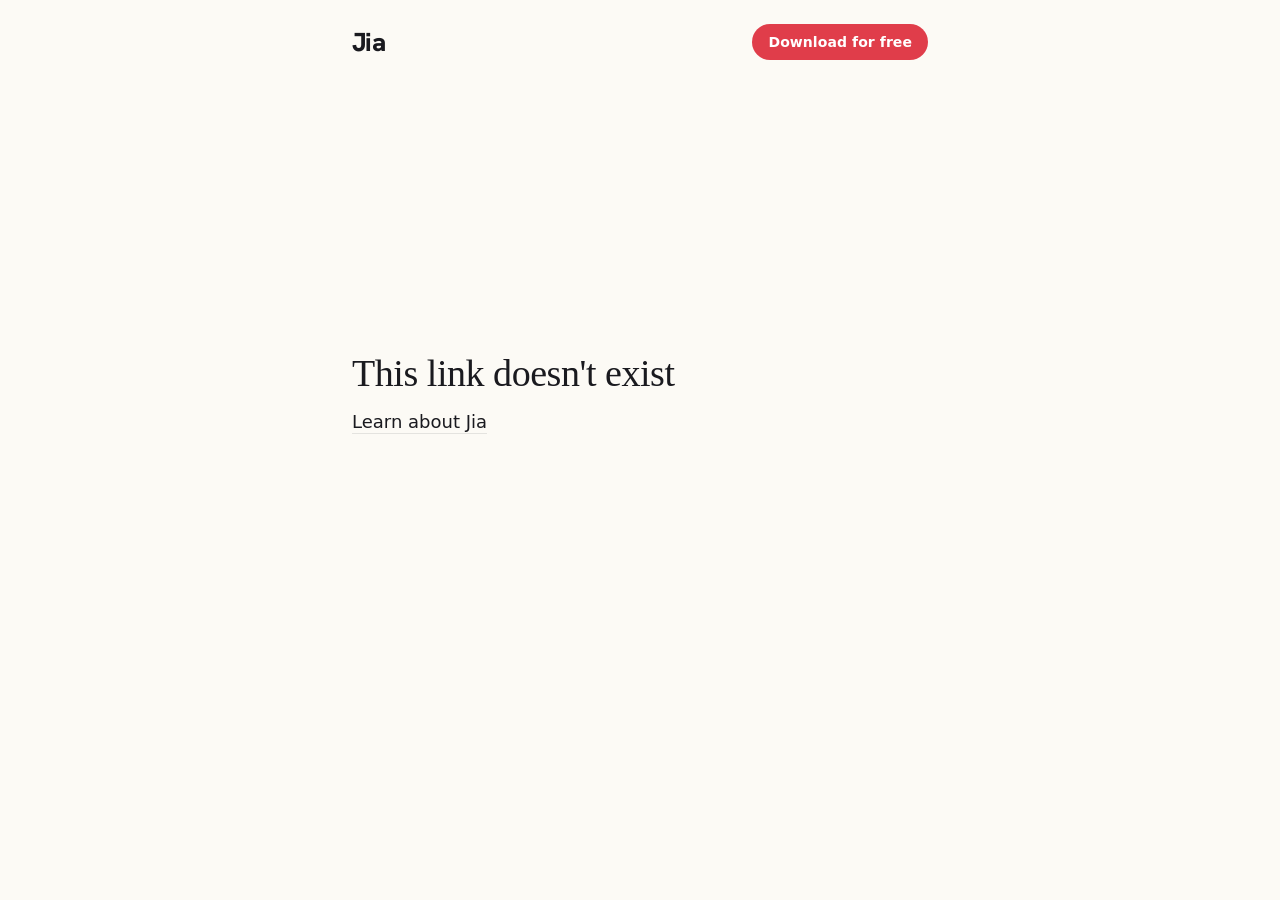
<file: r/index.html>
<!DOCTYPE html>
<html lang="en">
<head>
  <meta charset="UTF-8">
  <meta name="viewport" content="width=device-width, initial-scale=1.0, viewport-fit=cover">
  <title>A passage from my journal · Jia</title>
  <meta name="description" content="A passage from my journal, shared with Jia.">
  <!-- Someone's journal: never indexed, never followed, never sends a referrer. -->
  <meta name="robots" content="noindex, nofollow, noarchive">
  <meta name="referrer" content="no-referrer">
  <meta name="theme-color" content="#FCFAF5">
  <meta name="color-scheme" content="light">
  <meta name="format-detection" content="telephone=no">

  <!-- Static preview: the server cannot read the passage, so every link unfurls the same (ADR-0064).
       r/preview.jpg comes from tools/make-passage-preview.py. No og:url: one canonical URL for every
       share would make some unfurlers fetch and show that page's card instead of this one. -->
  <meta property="og:type" content="article">
  <meta property="og:site_name" content="Jia">
  <meta property="og:title" content="A passage from my journal">
  <meta property="og:image" content="https://tryjia.app/r/preview.jpg">
  <meta property="og:image:type" content="image/jpeg">
  <meta property="og:image:width" content="1200">
  <meta property="og:image:height" content="630">
  <meta property="og:image:alt" content="Cream journal paper with a few blurred lines of ink and the Jia mark.">
  <meta name="twitter:card" content="summary_large_image">
  <meta name="twitter:title" content="A passage from my journal">
  <meta name="twitter:image" content="https://tryjia.app/r/preview.jpg">
  <meta name="twitter:image:alt" content="Cream journal paper with a few blurred lines of ink and the Jia mark.">

  <link rel="icon" type="image/svg+xml" href="/favicon.svg">
  <link rel="apple-touch-icon" sizes="180x180" href="/apple-touch-icon.png">
  <link rel="stylesheet" href="/r/passage.css">
  <script type="module" src="/r/page.js"></script>
</head>
<body>
  <!-- App Store links: one URL, used by both pills. JIA_APP_STORE_ID is a placeholder until the
       listing exists; ct=shared_passage is the campaign token (#353). -->
  <header class="topbar">
    <a class="wordmark" href="https://tryjia.app/">Jia</a>
    <a class="pill" href="https://apps.apple.com/app/jia-journal/id6786305104?ct=shared_passage">Download for free</a>
  </header>

  <main id="passage-page" aria-busy="true">
    <!-- Shown once the passage opens. -->
    <article id="passage" class="passage" aria-labelledby="passage-heading" tabindex="-1" hidden>
      <h1 id="passage-heading">A passage from my journal</h1>
      <p class="passage-date"><time id="passage-date"></time></p>
      <div id="passage-body" class="passage-body"></div>
    </article>

    <!-- Past its 24 hours (#355). -->
    <section id="notice-expired" class="notice" hidden>
      <h1>This link has expired</h1>
      <p>Shared passages are only available for 24 hours</p>
      <p><a href="https://tryjia.app/">Learn about Jia</a></p>
    </section>

    <!-- Unknown id, missing or wrong key, or a passage that won't open. -->
    <section id="notice-unknown" class="notice" hidden>
      <h1>This link doesn't exist</h1>
      <p><a href="https://tryjia.app/">Learn about Jia</a></p>
    </section>

    <!-- The passage couldn't be fetched (offline, server error). -->
    <section id="notice-error" class="notice" hidden>
      <h1>This passage couldn't load</h1>
      <p>Check your connection and try again.</p>
    </section>

    <noscript>
      <section class="notice">
        <h1>A passage from my journal</h1>
        <p>This page opens the passage in your browser, so it needs JavaScript.</p>
      </section>
    </noscript>
  </main>

  <!-- Revealed once the reader scrolls (r/footer.js). Starts hidden so it never shows on a notice. -->
  <aside id="get-app" class="get-app" aria-label="Get Jia" hidden>
    <div class="get-app-card">
      <img class="get-app-icon" src="/apple-touch-icon.png" alt="" width="44" height="44">
      <p class="get-app-text">
        <span class="get-app-name">Jia</span>
        <span class="get-app-tagline">Reflection shouldn't start from zero.</span>
      </p>
      <a class="pill" href="https://apps.apple.com/app/jia-journal/id6786305104?ct=shared_passage">Get app</a>
      <button class="get-app-close" type="button" aria-label="Dismiss">
        <svg viewBox="0 0 16 16" width="12" height="12" aria-hidden="true" focusable="false">
          <path d="M3 3l10 10M13 3L3 13" fill="none" stroke="currentColor" stroke-width="1.6" stroke-linecap="round"/>
        </svg>
      </button>
    </div>
  </aside>
</body>
</html>
</file>
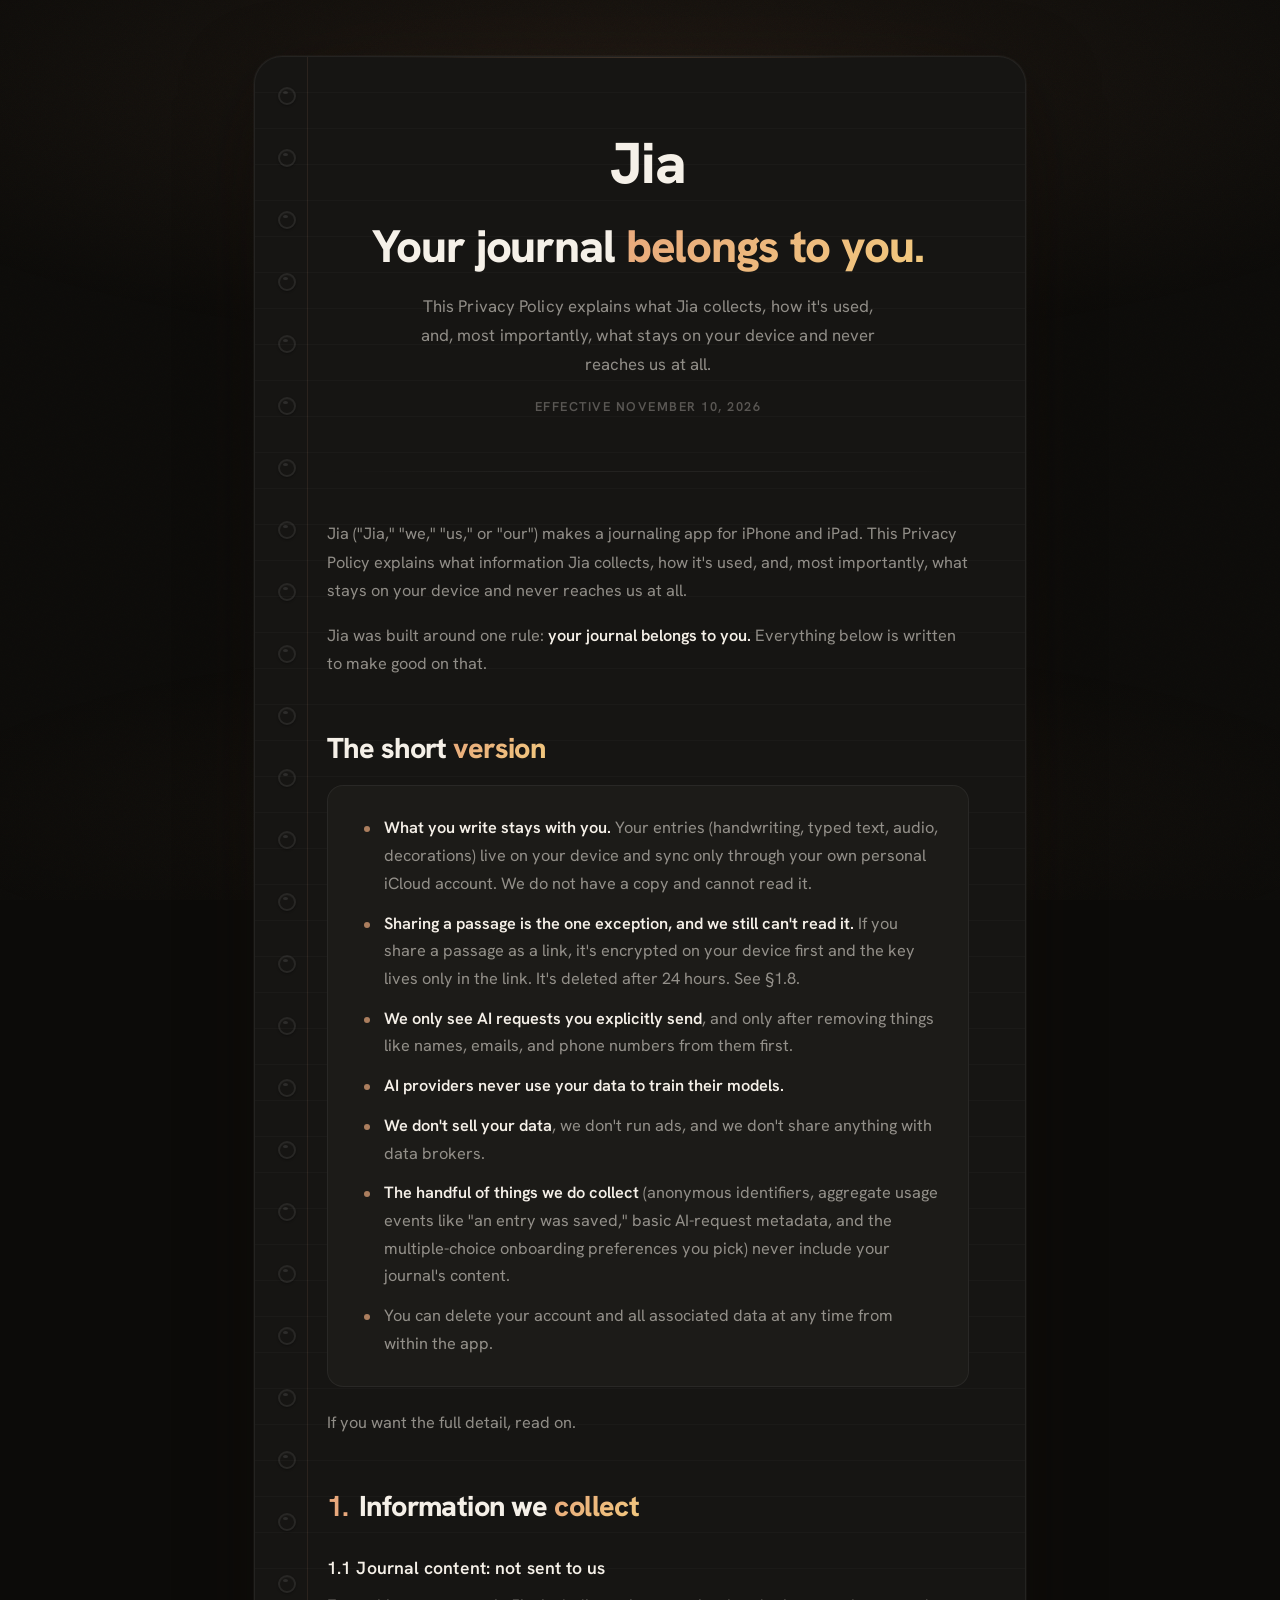
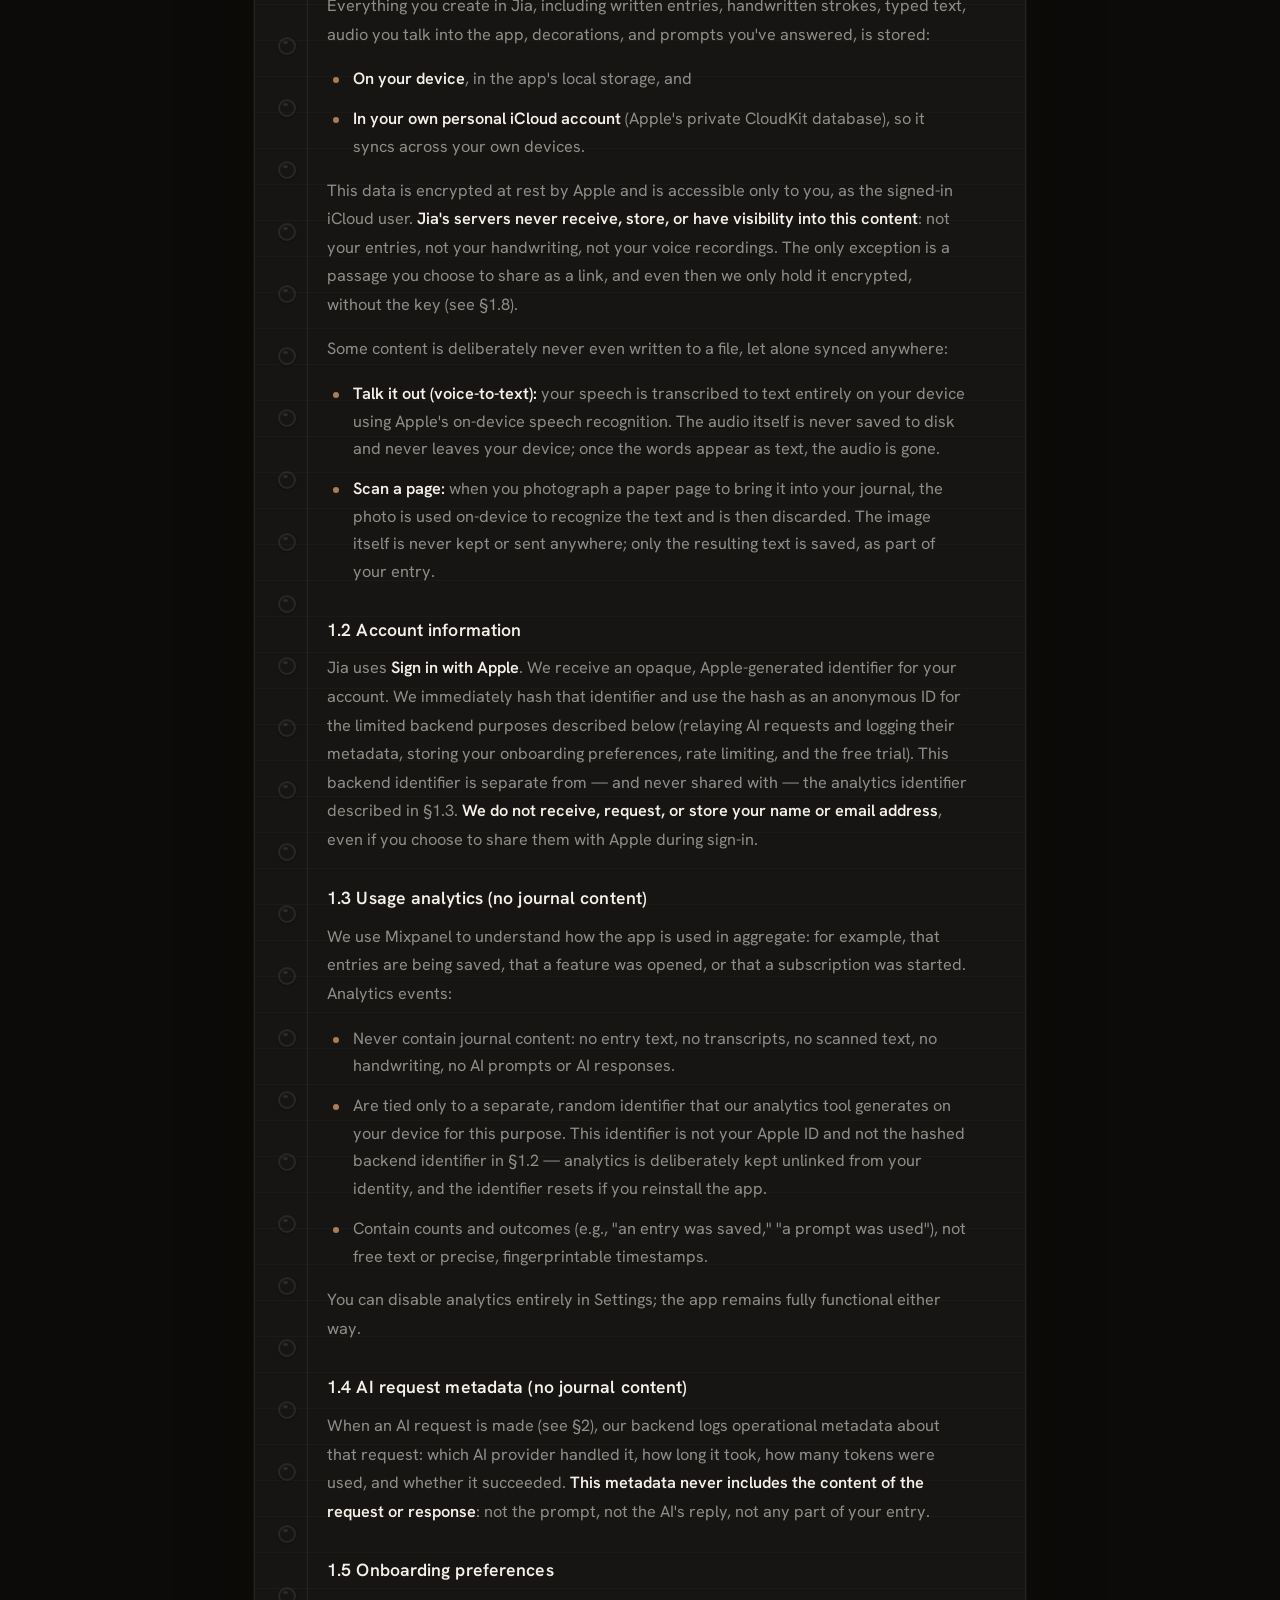
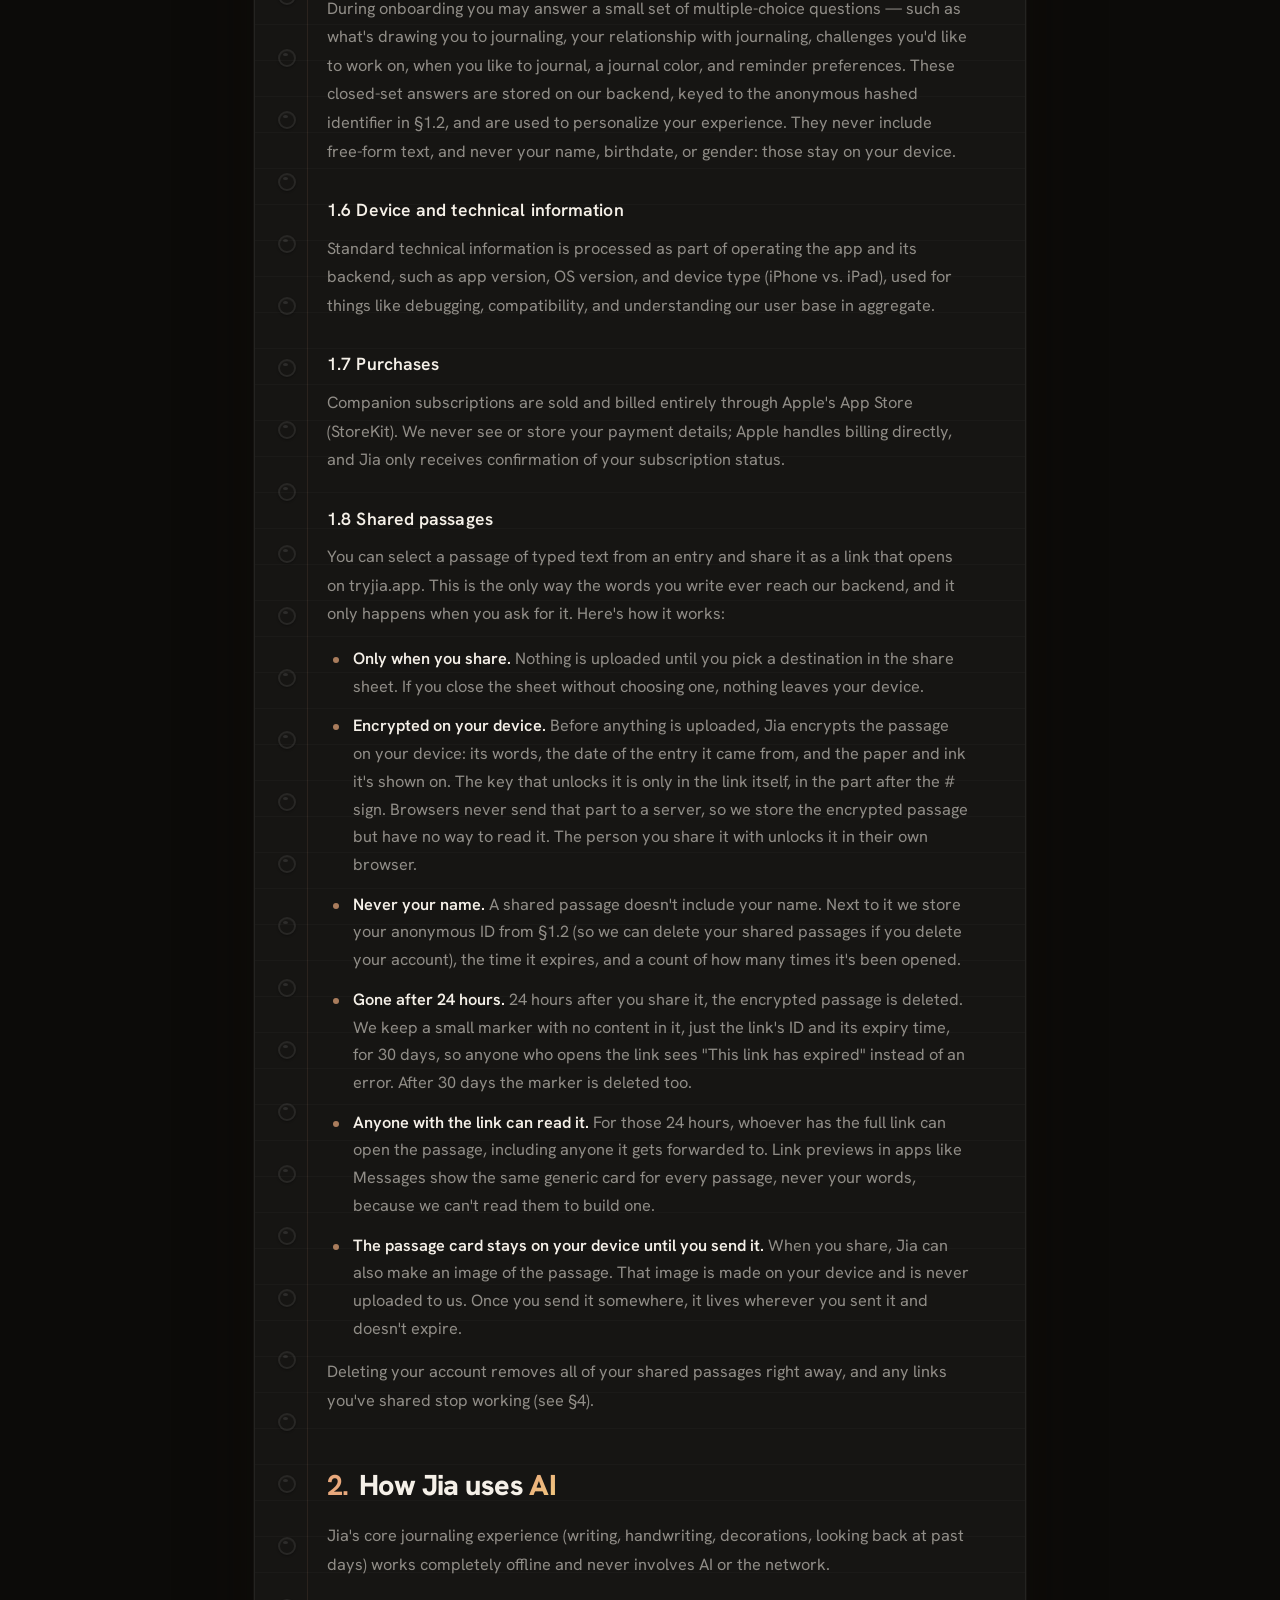
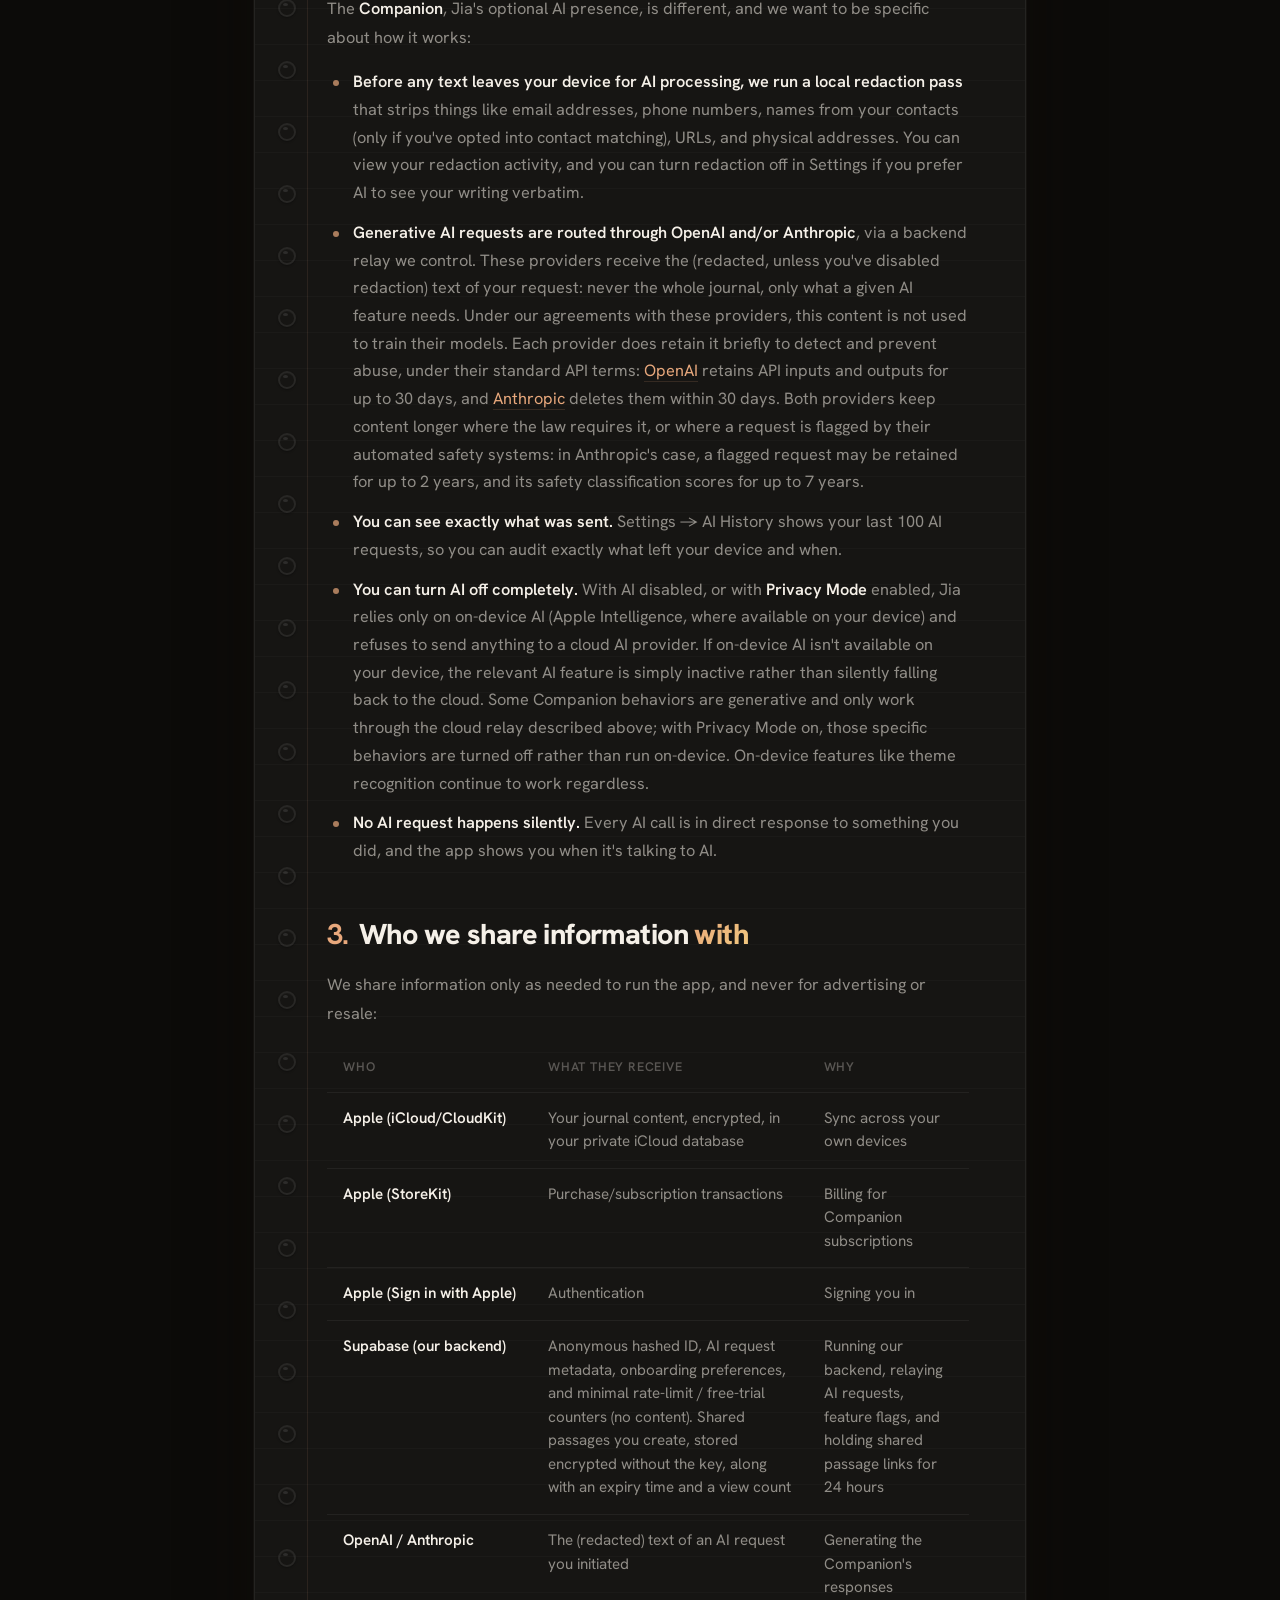
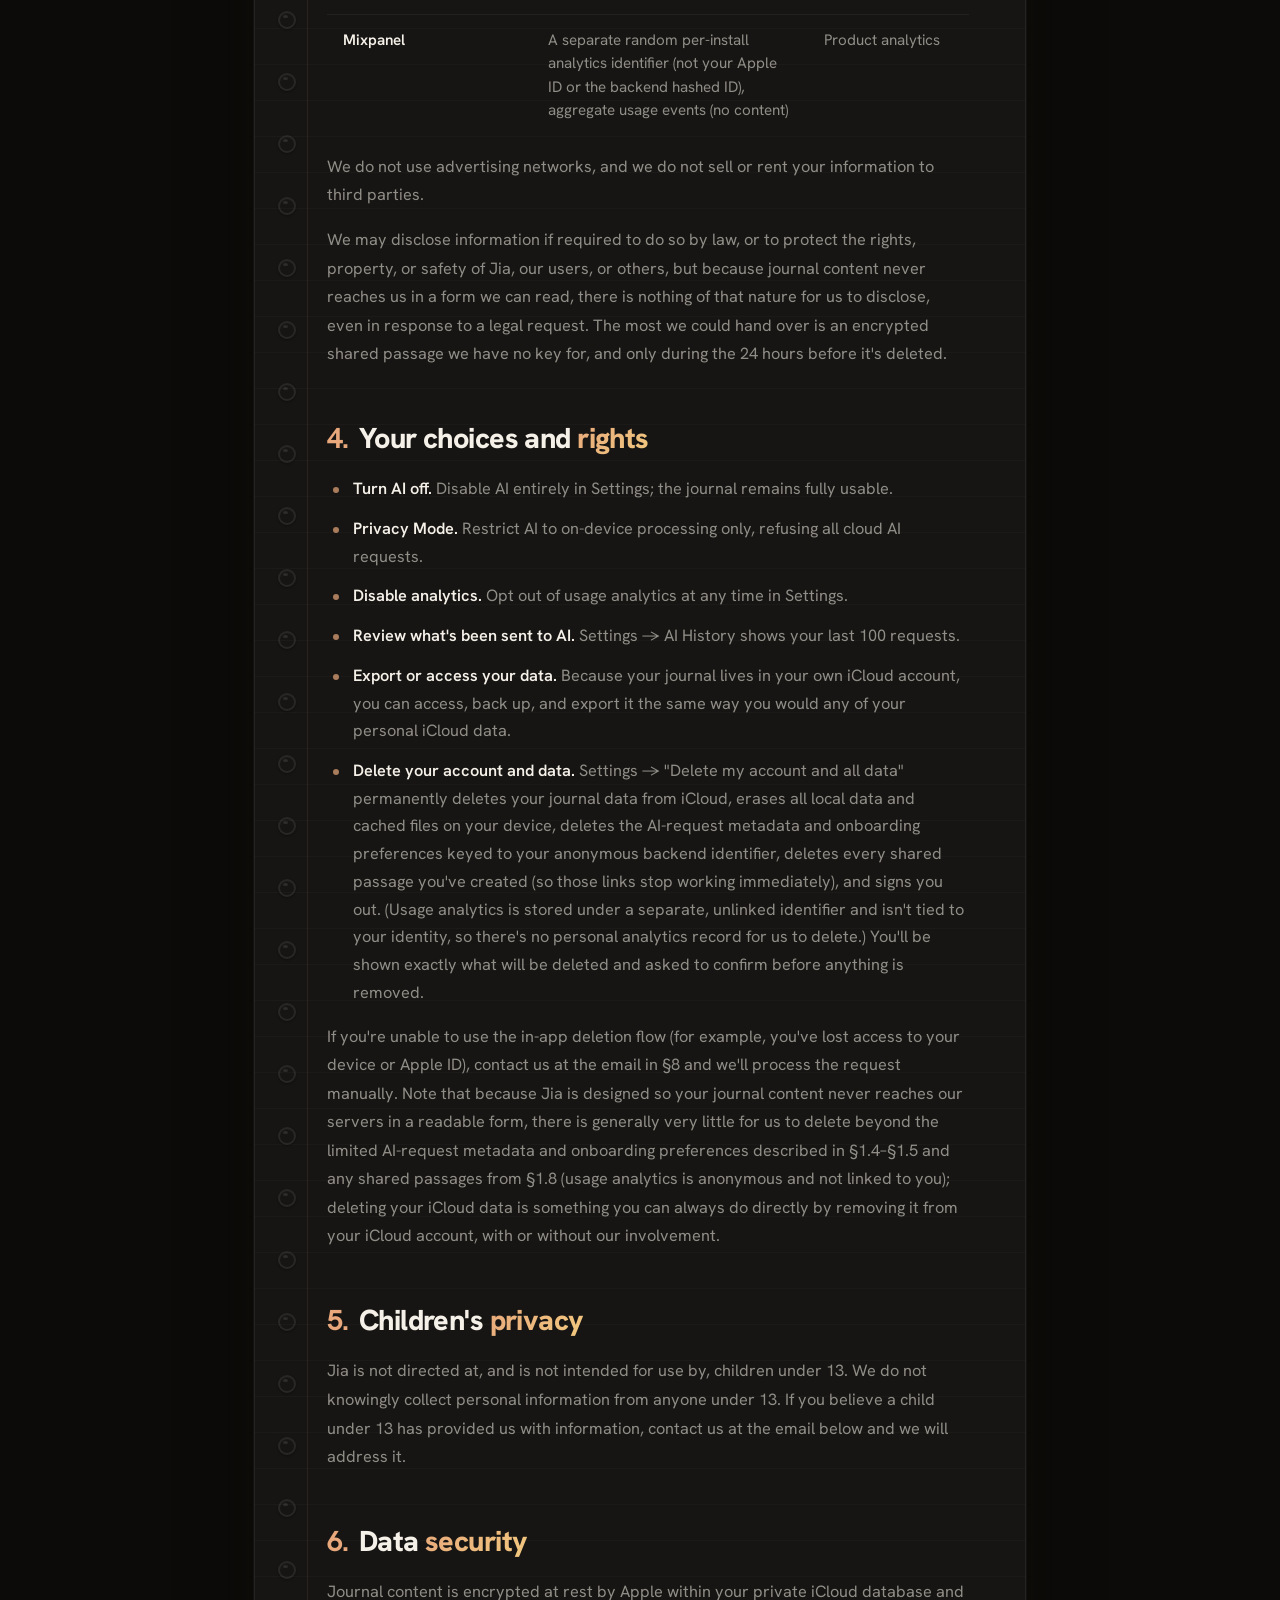
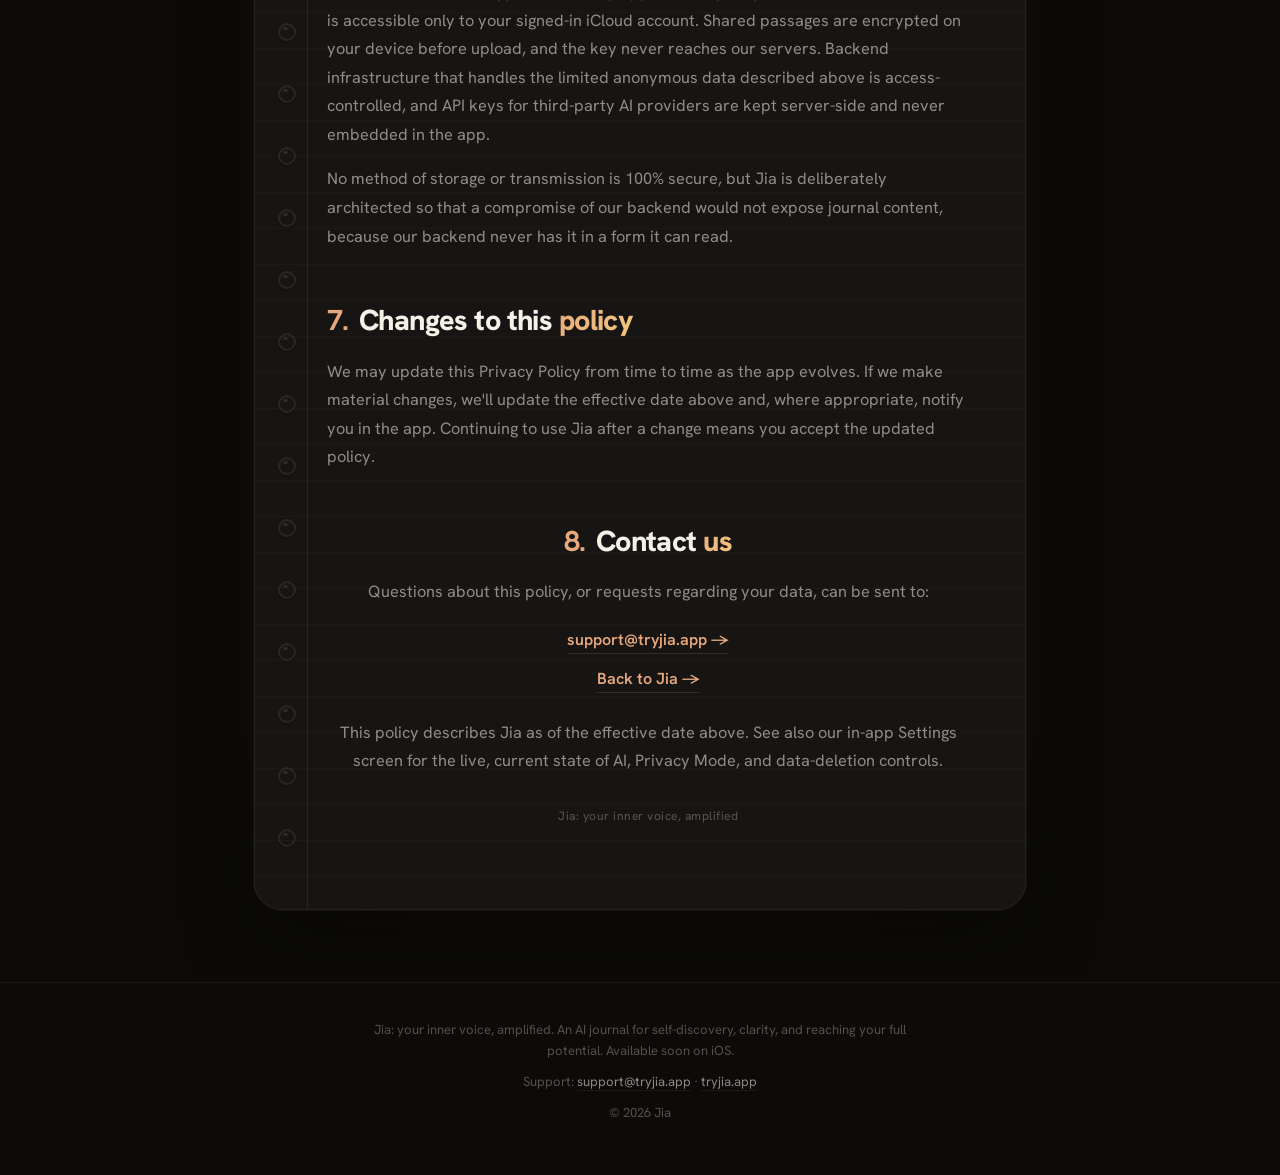
<file: privacy.html>
<!DOCTYPE html>
<html lang="en">
<head>
  <meta charset="UTF-8">
  <meta name="viewport" content="width=device-width, initial-scale=1.0">
  <title>Privacy Policy: Jia | Your journal belongs to you</title>
  <meta name="description" content="Jia's Privacy Policy. Your journal stays on your device and syncs only through your own iCloud. A passage you choose to share is encrypted first, so we can't read it, and is deleted after 24 hours. We don't sell data or run ads.">
  <meta name="author" content="Jia">
  <meta name="robots" content="index, follow, max-image-preview:large, max-snippet:-1">
  <meta name="theme-color" content="#0C0B09">
  <meta name="apple-mobile-web-app-title" content="Jia">
  <meta name="application-name" content="Jia">

  <!-- Canonical (this page's live URL, the one submitted to App Store Connect) -->
  <link rel="canonical" href="https://tryjia.app/privacy">

  <!-- Open Graph -->
  <meta property="og:type" content="website">
  <meta property="og:site_name" content="Jia">
  <meta property="og:title" content="Privacy Policy: Jia">
  <meta property="og:description" content="Your journal belongs to you. What you write in Jia stays on your device and syncs only through your own iCloud. A passage you choose to share is encrypted on your device, so we can't read it.">
  <meta property="og:url" content="https://tryjia.app/privacy">
  <meta property="og:image" content="https://tryjia.app/og-image.jpg">
  <meta property="og:locale" content="en_US">

  <link rel="icon" type="image/svg+xml" href="favicon.svg">
  <link rel="apple-touch-icon" sizes="180x180" href="apple-touch-icon.png">
  <link rel="manifest" href="/site.webmanifest">

  <!-- ============ STRUCTURED DATA ============ -->
  <script type="application/ld+json">
  {
    "@context": "https://schema.org",
    "@type": "PrivacyPolicy",
    "name": "Jia Privacy Policy",
    "url": "https://tryjia.app/privacy",
    "description": "Privacy Policy for Jia, the AI journaling app for iOS. Journal content stays on your device and syncs only through your own iCloud. Passages you choose to share are encrypted on your device with the key only in the link, so Jia can't read them, and are deleted after 24 hours.",
    "dateModified": "2026-11-10",
    "publisher": {
      "@type": "Organization",
      "name": "Jia",
      "url": "https://tryjia.app/",
      "contactPoint": {
        "@type": "ContactPoint",
        "contactType": "privacy",
        "email": "support@tryjia.app",
        "availableLanguage": ["English"]
      }
    }
  }
  </script>

  <link rel="preload" href="/fonts/hanken-grotesk-regular.woff2" as="font" type="font/woff2" crossorigin>
  <link rel="preload" href="/fonts/hanken-grotesk-extrabold.woff2" as="font" type="font/woff2" crossorigin>
  <link rel="stylesheet" href="/fonts/hanken-grotesk.css">

  <style>
    *, *::before, *::after { margin: 0; padding: 0; box-sizing: border-box; }

    :root {
      --bg: #0C0B09;
      --surface: #161513;
      --surface-raised: #1C1B18;
      --border: rgba(255,255,255,0.06);
      --border-subtle: rgba(255,255,255,0.03);
      --text-primary: #F5F0E8;
      --text-secondary: rgba(245,240,232,0.55);
      --text-tertiary: rgba(245,240,232,0.3);
      --accent: #E8A87C;
      --accent-dim: rgba(232,168,124,0.15);
      --accent-glow: rgba(232,168,124,0.08);
      --warm-white: #F5F0E8;
    }

    html { scroll-behavior: smooth; }

    body {
      font-family: 'Hanken Grotesk', -apple-system, BlinkMacSystemFont, sans-serif;
      background: var(--bg);
      color: var(--text-primary);
      min-height: 100vh;
      overflow-x: hidden;
      position: relative;
      -webkit-font-smoothing: antialiased;
      -moz-osx-font-smoothing: grayscale;
    }

    /* ============ AMBIENT BACKGROUND ============ */
    .ambient { position: fixed; inset: 0; z-index: 0; pointer-events: none; overflow: hidden; }
    .ambient::before {
      content: ''; position: absolute; top: -20%; left: 50%; transform: translateX(-50%);
      width: 140%; height: 60%;
      background: radial-gradient(ellipse at center, rgba(232,168,124,0.07) 0%, transparent 70%);
      animation: ambientPulse 8s ease-in-out infinite alternate;
    }
    .ambient::after {
      content: ''; position: absolute; bottom: -10%; left: 50%; transform: translateX(-50%);
      width: 120%; height: 40%;
      background: radial-gradient(ellipse at center, rgba(232,168,124,0.04) 0%, transparent 70%);
      animation: ambientPulse 10s ease-in-out infinite alternate-reverse;
    }
    @keyframes ambientPulse {
      from { opacity: 0.6; transform: translateX(-50%) scale(1); }
      to { opacity: 1; transform: translateX(-50%) scale(1.1); }
    }

    /* Noise texture overlay */
    .noise {
      position: fixed; inset: 0; z-index: 1; pointer-events: none; opacity: 0.35;
      background-image: url("data:image/svg+xml,%3Csvg viewBox='0 0 512 512' xmlns='http://www.w3.org/2000/svg'%3E%3Cfilter id='n'%3E%3CfeTurbulence type='fractalNoise' baseFrequency='0.65' numOctaves='4' stitchTiles='stitch'/%3E%3C/filter%3E%3Crect width='100%25' height='100%25' filter='url(%23n)' opacity='1'/%3E%3C/svg%3E");
      background-size: 256px 256px; mix-blend-mode: overlay;
    }

    /* ============ MAIN CONTAINER ============ */
    .landing {
      position: relative; z-index: 2; display: flex; flex-direction: column;
      align-items: center; justify-content: flex-start; min-height: 100vh;
      padding: 56px 24px 72px; max-width: 820px; width: 100%; text-align: center; margin: 0 auto;
    }

    /* ============ CARD ============ */
    .card-wrap {
      width: 772px; max-width: 100%; display: flex; flex-direction: column; align-items: center;
      position: relative; background: var(--surface); border-radius: 28px;
      padding: 48px 56px 84px; padding-left: 72px; border: 1px solid var(--border);
      box-shadow: 0 0 0 1px var(--border-subtle), 0 24px 80px -12px rgba(0,0,0,0.5), 0 0 120px -40px var(--accent-glow);
      overflow: hidden;
    }
    .card-wrap::before {
      content: ''; position: absolute; top: 0; left: 10%; right: 10%; height: 1px;
      background: linear-gradient(90deg, transparent, rgba(232,168,124,0.2), transparent);
      border-radius: 100%; z-index: 3;
    }
    .card-wrap::after {
      content: ''; position: absolute; inset: 0; border-radius: 28px;
      background: repeating-linear-gradient(to bottom, transparent, transparent 35px, rgba(255,255,255,0.025) 35px, rgba(255,255,255,0.025) 36px);
      pointer-events: none; z-index: 1;
    }

    /* ============ SPIRAL BINDING ============ */
    .spiral-binding {
      position: absolute; left: 22px; top: 20px; bottom: 20px; width: 20px; z-index: 2;
      display: flex; flex-direction: column; align-items: center; gap: 44px; padding: 10px 0;
    }
    .spiral-ring {
      width: 18px; height: 18px; border-radius: 50%; border: 2.5px solid rgba(255,255,255,0.08);
      flex-shrink: 0; position: relative;
      box-shadow: 0 1px 2px rgba(0,0,0,0.3), inset 0 1px 1px rgba(255,255,255,0.03);
    }
    .spiral-ring::after {
      content: ''; position: absolute; top: 2px; left: 3px; width: 5px; height: 3px;
      border-radius: 50%; background: rgba(255,255,255,0.1);
    }
    .spiral-margin {
      position: absolute; left: 52px; top: 0; bottom: 0; width: 1px;
      background: rgba(232,168,124,0.1); z-index: 1;
    }

    /* ============ HERO ============ */
    .hero-inner { width: 100%; display: flex; flex-direction: column; align-items: center; }

    .wordmark {
      font-family: 'Hanken Grotesk', sans-serif; font-size: 3.6rem;
      font-weight: 800; color: var(--text-primary); letter-spacing: -0.023em;
      margin-top: 20px; margin-bottom: 20px;
      animation: fadeDown 0.7s cubic-bezier(0.165, 0.84, 0.44, 1) both;
    }
    .slogan {
      font-family: 'Hanken Grotesk', sans-serif; font-weight: 800;
      font-size: clamp(2rem, 5.2vw, 2.85rem); line-height: 1.15; color: var(--text-primary);
      margin-bottom: 20px; letter-spacing: -0.025em;
      animation: fadeDown 0.7s cubic-bezier(0.165, 0.84, 0.44, 1) 0.08s both;
    }
    .slogan em {
      font-style: normal; background: linear-gradient(135deg, var(--accent), #F2C97E);
      -webkit-background-clip: text; -webkit-text-fill-color: transparent; background-clip: text;
    }
    .description {
      font-family: 'Hanken Grotesk', sans-serif; font-weight: 400; font-size: 1.05rem;
      color: var(--text-secondary); margin-bottom: 20px; line-height: 1.7;
      letter-spacing: 0.1px; max-width: 480px;
      animation: fadeDown 0.7s cubic-bezier(0.165, 0.84, 0.44, 1) 0.16s both;
    }
    .effective-date {
      font-family: 'Hanken Grotesk', sans-serif; font-size: 0.8rem; font-weight: 600;
      letter-spacing: 1.5px; text-transform: uppercase; color: var(--text-tertiary);
      animation: fadeDown 0.7s cubic-bezier(0.165, 0.84, 0.44, 1) 0.24s both;
    }
    @keyframes fadeDown {
      from { opacity: 0; transform: translateY(-8px); filter: blur(6px); }
      to { opacity: 1; transform: translateY(0); filter: blur(0px); }
    }

    /* ============ ON-PAPER CONTENT ============ */
    .content { position: relative; z-index: 2; width: 100%; align-self: stretch; text-align: left; padding-top: 8px; }
    .content-divider {
      width: 100%; height: 1px; margin: 48px 0;
      background: linear-gradient(90deg, transparent, var(--border) 35%, var(--border) 65%, transparent);
    }
    .content section { margin-bottom: 52px; }
    .content section:last-child { margin-bottom: 0; }
    .content h2 {
      font-family: 'Hanken Grotesk', sans-serif; font-weight: 800;
      font-size: clamp(1.4rem, 3.4vw, 1.8rem); line-height: 1.2; letter-spacing: -0.02em;
      color: var(--text-primary); margin-bottom: 20px;
    }
    .content h2 em {
      font-style: normal; background: linear-gradient(135deg, var(--accent), #F2C97E);
      -webkit-background-clip: text; background-clip: text; -webkit-text-fill-color: transparent;
    }
    .content h3 {
      font-family: 'Hanken Grotesk', sans-serif; font-weight: 600; font-size: 1.1rem;
      line-height: 1.4; color: var(--text-primary); margin: 32px 0 12px; letter-spacing: 0.1px;
    }
    .content p {
      font-family: 'Hanken Grotesk', sans-serif; font-size: 1.02rem; line-height: 1.75;
      color: var(--text-secondary); margin-bottom: 16px;
    }
    .content p:last-child { margin-bottom: 0; }
    .content strong { color: var(--text-primary); font-weight: 600; }
    .content a { color: var(--accent); text-decoration: none; border-bottom: 1px solid var(--accent-dim); }
    .content a:hover { border-color: var(--accent); }

    /* Lists */
    .content ul { list-style: none; margin: 0 0 16px; padding: 0; }
    .content ul:last-child { margin-bottom: 0; }
    .content ul li {
      font-family: 'Hanken Grotesk', sans-serif; font-size: 1.02rem; line-height: 1.7;
      color: var(--text-secondary); position: relative; padding-left: 26px; margin-bottom: 12px;
    }
    .content ul li:last-child { margin-bottom: 0; }
    .content ul li::before {
      content: ''; position: absolute; left: 6px; top: 12px; width: 6px; height: 6px;
      border-radius: 50%; background: var(--accent); opacity: 0.7;
    }
    .content ul ul { margin: 12px 0 0; }
    .content ul ul li::before {
      background: transparent; border: 1.5px solid var(--accent); width: 5px; height: 5px; top: 11px; opacity: 0.6;
    }

    /* Callout: "the short version" */
    .callout {
      background: var(--surface-raised); border: 1px solid var(--border);
      border-radius: 16px; padding: 28px 30px; margin-bottom: 8px;
    }
    .callout h3 { margin-top: 0; }
    .callout ul li::before { background: var(--accent); }

    /* Sharing table */
    .table-wrap { width: 100%; overflow-x: auto; margin: 4px 0 16px; -webkit-overflow-scrolling: touch; }
    .share-table {
      width: 100%; border-collapse: collapse; min-width: 520px;
      font-family: 'Hanken Grotesk', sans-serif; font-size: 0.95rem;
    }
    .share-table th, .share-table td {
      text-align: left; padding: 14px 16px; vertical-align: top; line-height: 1.55;
      border-bottom: 1px solid var(--border);
    }
    .share-table thead th {
      font-weight: 600; font-size: 0.78rem; letter-spacing: 0.8px; text-transform: uppercase;
      color: var(--text-tertiary); border-bottom: 1px solid var(--border);
    }
    .share-table tbody th { font-weight: 600; color: var(--text-primary); white-space: nowrap; }
    .share-table tbody td { color: var(--text-secondary); }
    .share-table tbody tr:last-child th,
    .share-table tbody tr:last-child td { border-bottom: none; }

    /* Numbered section index */
    .section-num {
      display: inline-block; font-family: 'Hanken Grotesk', sans-serif; font-weight: 700;
      color: var(--accent); margin-right: 10px;
    }

    /* Closing CTA band */
    .cta-band { text-align: center; }
    .cta-band .cta-link {
      display: inline-block; margin-top: 6px; font-family: 'Hanken Grotesk', sans-serif; font-weight: 600;
      font-size: 1rem; color: var(--accent); text-decoration: none;
      border-bottom: 1px solid var(--accent-dim); padding-bottom: 3px; transition: border-color 0.2s ease;
    }
    .cta-band .cta-link:hover { border-color: var(--accent); }
    .updated-stamp {
      display: inline-block; margin-top: 16px; font-family: 'Hanken Grotesk', sans-serif;
      font-size: 0.75rem; letter-spacing: 0.5px; color: var(--text-tertiary);
    }
    .fine-print {
      font-family: 'Hanken Grotesk', sans-serif; font-size: 0.85rem; font-style: normal;
      color: var(--text-tertiary); line-height: 1.6; margin-top: 4px;
    }

    /* Site footer */
    .site-footer {
      position: relative; z-index: 20; background: var(--bg); border-top: 1px solid var(--border);
      text-align: center; padding: 36px 24px 52px;
    }
    .site-footer p {
      font-family: 'Hanken Grotesk', sans-serif; font-size: 0.82rem; line-height: 1.6;
      color: var(--text-tertiary); max-width: 560px; margin: 0 auto;
    }
    .site-footer a { color: var(--text-secondary); text-decoration: none; border-bottom: 1px solid var(--border); }
    .site-footer a:hover { color: var(--accent); }

    @media (max-width: 600px) {
      .card-wrap { padding: 40px 28px 64px; padding-left: 52px; border-radius: 22px; }
      .spiral-ring { width: 14px; height: 14px; border-width: 2px; }
      .spiral-margin { left: 38px; }
      .spiral-binding { left: 16px; }
      .content-divider { margin: 36px 0; }
      .content section { margin-bottom: 44px; }
      .wordmark { font-size: 2.8rem; }
      .callout { padding: 22px 20px; }
    }

    @media (prefers-reduced-motion: reduce) {
      .ambient::before, .ambient::after { animation: none; }
      .wordmark, .slogan, .description, .effective-date { animation: none; }
    }
  </style>
</head>
<body>

  <!-- Ambient glow -->
  <div class="ambient"></div>
  <!-- Film grain -->
  <div class="noise"></div>

  <main class="landing">
    <div class="card-wrap">

      <!-- Spiral notebook binding -->
      <div class="spiral-binding" id="spiralBinding"></div>
      <div class="spiral-margin"></div>

      <div class="hero-inner">

        <p class="wordmark">Jia</p>

        <h1 class="slogan">Your journal <em>belongs to you.</em></h1>

        <p class="description">This Privacy Policy explains what Jia collects, how it's used, and, most importantly, what stays on your device and never reaches us at all.</p>

        <span class="effective-date">Effective November 10, 2026</span>

      </div><!-- /hero-inner -->

      <!-- ============ PRIVACY CONTENT ============ -->
      <div class="content">
        <div class="content-divider"></div>

        <section aria-labelledby="intro">
          <p>Jia ("Jia," "we," "us," or "our") makes a journaling app for iPhone and iPad. This Privacy Policy explains what information Jia collects, how it's used, and, most importantly, what stays on your device and never reaches us at all.</p>
          <p>Jia was built around one rule: <strong>your journal belongs to you.</strong> Everything below is written to make good on that.</p>
        </section>

        <section aria-labelledby="short-version">
          <h2 id="short-version">The short <em>version</em></h2>
          <div class="callout">
            <ul>
              <li><strong>What you write stays with you.</strong> Your entries (handwriting, typed text, audio, decorations) live on your device and sync only through your own personal iCloud account. We do not have a copy and cannot read it.</li>
              <li><strong>Sharing a passage is the one exception, and we still can't read it.</strong> If you share a passage as a link, it's encrypted on your device first and the key lives only in the link. It's deleted after 24 hours. See §1.8.</li>
              <li><strong>We only see AI requests you explicitly send</strong>, and only after removing things like names, emails, and phone numbers from them first.</li>
              <li><strong>AI providers never use your data to train their models.</strong></li>
              <li><strong>We don't sell your data</strong>, we don't run ads, and we don't share anything with data brokers.</li>
              <li><strong>The handful of things we do collect</strong> (anonymous identifiers, aggregate usage events like "an entry was saved," basic AI-request metadata, and the multiple-choice onboarding preferences you pick) never include your journal's content.</li>
              <li>You can delete your account and all associated data at any time from within the app.</li>
            </ul>
          </div>
          <p style="margin-top:22px;">If you want the full detail, read on.</p>
        </section>

        <section aria-labelledby="s1">
          <h2 id="s1"><span class="section-num">1.</span>Information we <em>collect</em></h2>

          <h3>1.1 Journal content: not sent to us</h3>
          <p>Everything you create in Jia, including written entries, handwritten strokes, typed text, audio you talk into the app, decorations, and prompts you've answered, is stored:</p>
          <ul>
            <li><strong>On your device</strong>, in the app's local storage, and</li>
            <li><strong>In your own personal iCloud account</strong> (Apple's private CloudKit database), so it syncs across your own devices.</li>
          </ul>
          <p>This data is encrypted at rest by Apple and is accessible only to you, as the signed-in iCloud user. <strong>Jia's servers never receive, store, or have visibility into this content</strong>: not your entries, not your handwriting, not your voice recordings. The only exception is a passage you choose to share as a link, and even then we only hold it encrypted, without the key (see §1.8).</p>
          <p>Some content is deliberately never even written to a file, let alone synced anywhere:</p>
          <ul>
            <li><strong>Talk it out (voice-to-text):</strong> your speech is transcribed to text entirely on your device using Apple's on-device speech recognition. The audio itself is never saved to disk and never leaves your device; once the words appear as text, the audio is gone.</li>
            <li><strong>Scan a page:</strong> when you photograph a paper page to bring it into your journal, the photo is used on-device to recognize the text and is then discarded. The image itself is never kept or sent anywhere; only the resulting text is saved, as part of your entry.</li>
          </ul>

          <h3>1.2 Account information</h3>
          <p>Jia uses <strong>Sign in with Apple</strong>. We receive an opaque, Apple-generated identifier for your account. We immediately hash that identifier and use the hash as an anonymous ID for the limited backend purposes described below (relaying AI requests and logging their metadata, storing your onboarding preferences, rate limiting, and the free trial). This backend identifier is separate from &mdash; and never shared with &mdash; the analytics identifier described in §1.3. <strong>We do not receive, request, or store your name or email address</strong>, even if you choose to share them with Apple during sign-in.</p>

          <h3>1.3 Usage analytics (no journal content)</h3>
          <p>We use Mixpanel to understand how the app is used in aggregate: for example, that entries are being saved, that a feature was opened, or that a subscription was started. Analytics events:</p>
          <ul>
            <li>Never contain journal content: no entry text, no transcripts, no scanned text, no handwriting, no AI prompts or AI responses.</li>
            <li>Are tied only to a separate, random identifier that our analytics tool generates on your device for this purpose. This identifier is not your Apple ID and not the hashed backend identifier in §1.2 &mdash; analytics is deliberately kept unlinked from your identity, and the identifier resets if you reinstall the app.</li>
            <li>Contain counts and outcomes (e.g., "an entry was saved," "a prompt was used"), not free text or precise, fingerprintable timestamps.</li>
          </ul>
          <p>You can disable analytics entirely in Settings; the app remains fully functional either way.</p>

          <h3>1.4 AI request metadata (no journal content)</h3>
          <p>When an AI request is made (see §2), our backend logs operational metadata about that request: which AI provider handled it, how long it took, how many tokens were used, and whether it succeeded. <strong>This metadata never includes the content of the request or response</strong>: not the prompt, not the AI's reply, not any part of your entry.</p>

          <h3>1.5 Onboarding preferences</h3>
          <p>During onboarding you may answer a small set of multiple-choice questions &mdash; such as what's drawing you to journaling, your relationship with journaling, challenges you'd like to work on, when you like to journal, a journal color, and reminder preferences. These closed-set answers are stored on our backend, keyed to the anonymous hashed identifier in §1.2, and are used to personalize your experience. They never include free-form text, and never your name, birthdate, or gender: those stay on your device.</p>

          <h3>1.6 Device and technical information</h3>
          <p>Standard technical information is processed as part of operating the app and its backend, such as app version, OS version, and device type (iPhone vs. iPad), used for things like debugging, compatibility, and understanding our user base in aggregate.</p>

          <h3>1.7 Purchases</h3>
          <p>Companion subscriptions are sold and billed entirely through Apple's App Store (StoreKit). We never see or store your payment details; Apple handles billing directly, and Jia only receives confirmation of your subscription status.</p>

          <h3 id="shared-passages">1.8 Shared passages</h3>
          <p>You can select a passage of typed text from an entry and share it as a link that opens on tryjia.app. This is the only way the words you write ever reach our backend, and it only happens when you ask for it. Here's how it works:</p>
          <ul>
            <li><strong>Only when you share.</strong> Nothing is uploaded until you pick a destination in the share sheet. If you close the sheet without choosing one, nothing leaves your device.</li>
            <li><strong>Encrypted on your device.</strong> Before anything is uploaded, Jia encrypts the passage on your device: its words, the date of the entry it came from, and the paper and ink it's shown on. The key that unlocks it is only in the link itself, in the part after the # sign. Browsers never send that part to a server, so we store the encrypted passage but have no way to read it. The person you share it with unlocks it in their own browser.</li>
            <li><strong>Never your name.</strong> A shared passage doesn't include your name. Next to it we store your anonymous ID from §1.2 (so we can delete your shared passages if you delete your account), the time it expires, and a count of how many times it's been opened.</li>
            <li><strong>Gone after 24 hours.</strong> 24 hours after you share it, the encrypted passage is deleted. We keep a small marker with no content in it, just the link's ID and its expiry time, for 30 days, so anyone who opens the link sees "This link has expired" instead of an error. After 30 days the marker is deleted too.</li>
            <li><strong>Anyone with the link can read it.</strong> For those 24 hours, whoever has the full link can open the passage, including anyone it gets forwarded to. Link previews in apps like Messages show the same generic card for every passage, never your words, because we can't read them to build one.</li>
            <li><strong>The passage card stays on your device until you send it.</strong> When you share, Jia can also make an image of the passage. That image is made on your device and is never uploaded to us. Once you send it somewhere, it lives wherever you sent it and doesn't expire.</li>
          </ul>
          <p>Deleting your account removes all of your shared passages right away, and any links you've shared stop working (see §4).</p>
        </section>

        <section aria-labelledby="s2">
          <h2 id="s2"><span class="section-num">2.</span>How Jia uses <em>AI</em></h2>
          <p>Jia's core journaling experience (writing, handwriting, decorations, looking back at past days) works completely offline and never involves AI or the network.</p>
          <p>The <strong>Companion</strong>, Jia's optional AI presence, is different, and we want to be specific about how it works:</p>
          <ul>
            <li><strong>Before any text leaves your device for AI processing, we run a local redaction pass</strong> that strips things like email addresses, phone numbers, names from your contacts (only if you've opted into contact matching), URLs, and physical addresses. You can view your redaction activity, and you can turn redaction off in Settings if you prefer AI to see your writing verbatim.</li>
            <li><strong>Generative AI requests are routed through OpenAI and/or Anthropic</strong>, via a backend relay we control. These providers receive the (redacted, unless you've disabled redaction) text of your request: never the whole journal, only what a given AI feature needs. Under our agreements with these providers, this content is not used to train their models. Each provider does retain it briefly to detect and prevent abuse, under their standard API terms: <a href="https://developers.openai.com/api/docs/guides/your-data" rel="noopener nofollow" target="_blank">OpenAI</a> retains API inputs and outputs for up to 30 days, and <a href="https://privacy.claude.com/en/articles/7996866-how-long-do-you-store-my-organization-s-data" rel="noopener nofollow" target="_blank">Anthropic</a> deletes them within 30 days. Both providers keep content longer where the law requires it, or where a request is flagged by their automated safety systems: in Anthropic's case, a flagged request may be retained for up to 2 years, and its safety classification scores for up to 7 years.</li>
            <li><strong>You can see exactly what was sent.</strong> Settings → AI History shows your last 100 AI requests, so you can audit exactly what left your device and when.</li>
            <li><strong>You can turn AI off completely.</strong> With AI disabled, or with <strong>Privacy Mode</strong> enabled, Jia relies only on on-device AI (Apple Intelligence, where available on your device) and refuses to send anything to a cloud AI provider. If on-device AI isn't available on your device, the relevant AI feature is simply inactive rather than silently falling back to the cloud. Some Companion behaviors are generative and only work through the cloud relay described above; with Privacy Mode on, those specific behaviors are turned off rather than run on-device. On-device features like theme recognition continue to work regardless.</li>
            <li><strong>No AI request happens silently.</strong> Every AI call is in direct response to something you did, and the app shows you when it's talking to AI.</li>
          </ul>
        </section>

        <section aria-labelledby="s3">
          <h2 id="s3"><span class="section-num">3.</span>Who we share information <em>with</em></h2>
          <p>We share information only as needed to run the app, and never for advertising or resale:</p>
          <div class="table-wrap">
            <table class="share-table">
              <thead>
                <tr>
                  <th scope="col">Who</th>
                  <th scope="col">What they receive</th>
                  <th scope="col">Why</th>
                </tr>
              </thead>
              <tbody>
                <tr>
                  <th scope="row">Apple (iCloud/CloudKit)</th>
                  <td>Your journal content, encrypted, in your private iCloud database</td>
                  <td>Sync across your own devices</td>
                </tr>
                <tr>
                  <th scope="row">Apple (StoreKit)</th>
                  <td>Purchase/subscription transactions</td>
                  <td>Billing for Companion subscriptions</td>
                </tr>
                <tr>
                  <th scope="row">Apple (Sign in with Apple)</th>
                  <td>Authentication</td>
                  <td>Signing you in</td>
                </tr>
                <tr>
                  <th scope="row">Supabase (our backend)</th>
                  <td>Anonymous hashed ID, AI request metadata, onboarding preferences, and minimal rate-limit / free-trial counters (no content). Shared passages you create, stored encrypted without the key, along with an expiry time and a view count</td>
                  <td>Running our backend, relaying AI requests, feature flags, and holding shared passage links for 24 hours</td>
                </tr>
                <tr>
                  <th scope="row">OpenAI / Anthropic</th>
                  <td>The (redacted) text of an AI request you initiated</td>
                  <td>Generating the Companion's responses</td>
                </tr>
                <tr>
                  <th scope="row">Mixpanel</th>
                  <td>A separate random per-install analytics identifier (not your Apple ID or the backend hashed ID), aggregate usage events (no content)</td>
                  <td>Product analytics</td>
                </tr>
              </tbody>
            </table>
          </div>
          <p>We do not use advertising networks, and we do not sell or rent your information to third parties.</p>
          <p>We may disclose information if required to do so by law, or to protect the rights, property, or safety of Jia, our users, or others, but because journal content never reaches us in a form we can read, there is nothing of that nature for us to disclose, even in response to a legal request. The most we could hand over is an encrypted shared passage we have no key for, and only during the 24 hours before it's deleted.</p>
        </section>

        <section aria-labelledby="s4">
          <h2 id="s4"><span class="section-num">4.</span>Your choices and <em>rights</em></h2>
          <ul>
            <li><strong>Turn AI off.</strong> Disable AI entirely in Settings; the journal remains fully usable.</li>
            <li><strong>Privacy Mode.</strong> Restrict AI to on-device processing only, refusing all cloud AI requests.</li>
            <li><strong>Disable analytics.</strong> Opt out of usage analytics at any time in Settings.</li>
            <li><strong>Review what's been sent to AI.</strong> Settings → AI History shows your last 100 requests.</li>
            <li><strong>Export or access your data.</strong> Because your journal lives in your own iCloud account, you can access, back up, and export it the same way you would any of your personal iCloud data.</li>
            <li><strong>Delete your account and data.</strong> Settings → "Delete my account and all data" permanently deletes your journal data from iCloud, erases all local data and cached files on your device, deletes the AI-request metadata and onboarding preferences keyed to your anonymous backend identifier, deletes every shared passage you've created (so those links stop working immediately), and signs you out. (Usage analytics is stored under a separate, unlinked identifier and isn't tied to your identity, so there's no personal analytics record for us to delete.) You'll be shown exactly what will be deleted and asked to confirm before anything is removed.</li>
          </ul>
          <p>If you're unable to use the in-app deletion flow (for example, you've lost access to your device or Apple ID), contact us at the email in §8 and we'll process the request manually. Note that because Jia is designed so your journal content never reaches our servers in a readable form, there is generally very little for us to delete beyond the limited AI-request metadata and onboarding preferences described in §1.4–§1.5 and any shared passages from §1.8 (usage analytics is anonymous and not linked to you); deleting your iCloud data is something you can always do directly by removing it from your iCloud account, with or without our involvement.</p>
        </section>

        <section aria-labelledby="s5">
          <h2 id="s5"><span class="section-num">5.</span>Children's <em>privacy</em></h2>
          <p>Jia is not directed at, and is not intended for use by, children under 13. We do not knowingly collect personal information from anyone under 13. If you believe a child under 13 has provided us with information, contact us at the email below and we will address it.</p>
        </section>

        <section aria-labelledby="s6">
          <h2 id="s6"><span class="section-num">6.</span>Data <em>security</em></h2>
          <p>Journal content is encrypted at rest by Apple within your private iCloud database and is accessible only to your signed-in iCloud account. Shared passages are encrypted on your device before upload, and the key never reaches our servers. Backend infrastructure that handles the limited anonymous data described above is access-controlled, and API keys for third-party AI providers are kept server-side and never embedded in the app.</p>
          <p>No method of storage or transmission is 100% secure, but Jia is deliberately architected so that a compromise of our backend would not expose journal content, because our backend never has it in a form it can read.</p>
        </section>

        <section aria-labelledby="s7">
          <h2 id="s7"><span class="section-num">7.</span>Changes to this <em>policy</em></h2>
          <p>We may update this Privacy Policy from time to time as the app evolves. If we make material changes, we'll update the effective date above and, where appropriate, notify you in the app. Continuing to use Jia after a change means you accept the updated policy.</p>
        </section>

        <section class="cta-band" aria-labelledby="s8">
          <h2 id="s8"><span class="section-num">8.</span>Contact <em>us</em></h2>
          <p>Questions about this policy, or requests regarding your data, can be sent to:</p>
          <a class="cta-link" href="mailto:support@tryjia.app?subject=Jia%20Privacy%20Question">support@tryjia.app →</a>
          <br><a class="cta-link" href="/" style="margin-top:14px;">Back to Jia →</a>
          <p class="fine-print" style="margin-top:26px;">This policy describes Jia as of the effective date above. See also our in-app Settings screen for the live, current state of AI, Privacy Mode, and data-deletion controls.</p>
          <span class="updated-stamp">Jia: your inner voice, amplified</span>
        </section>

      </div><!-- /content -->
    </div><!-- /card-wrap -->
  </main>

  <footer class="site-footer">
    <p>Jia: your inner voice, amplified. An AI journal for self-discovery, clarity, and reaching your full potential. Available soon on iOS.</p>
    <p style="margin-top:10px;">Support: <a href="mailto:support@tryjia.app?subject=Jia%20Support%20Request">support@tryjia.app</a> &middot; <a href="/">tryjia.app</a></p>
    <p style="margin-top:10px;">© 2026 Jia</p>
  </footer>

  <script>
    // Generate spiral rings to fill the card height (decorative; degrades gracefully).
    document.addEventListener('DOMContentLoaded', () => {
      const binding = document.getElementById('spiralBinding');
      if (!binding) return;
      const card = binding.parentElement;
      function buildRings() {
        const ringSize = 18, gap = 44, padding = 20;
        const count = Math.max(0, Math.floor((card.offsetHeight - padding * 2) / (ringSize + gap)));
        if (binding.childElementCount === count) return;
        binding.innerHTML = '';
        for (let i = 0; i < count; i++) {
          const ring = document.createElement('div');
          ring.className = 'spiral-ring';
          binding.appendChild(ring);
        }
      }
      buildRings();
      window.addEventListener('load', buildRings);
      if (document.fonts && document.fonts.ready) document.fonts.ready.then(buildRings);
      let rz;
      window.addEventListener('resize', () => { clearTimeout(rz); rz = setTimeout(buildRings, 150); });
    });
  </script>
</body>
</html>
</file>
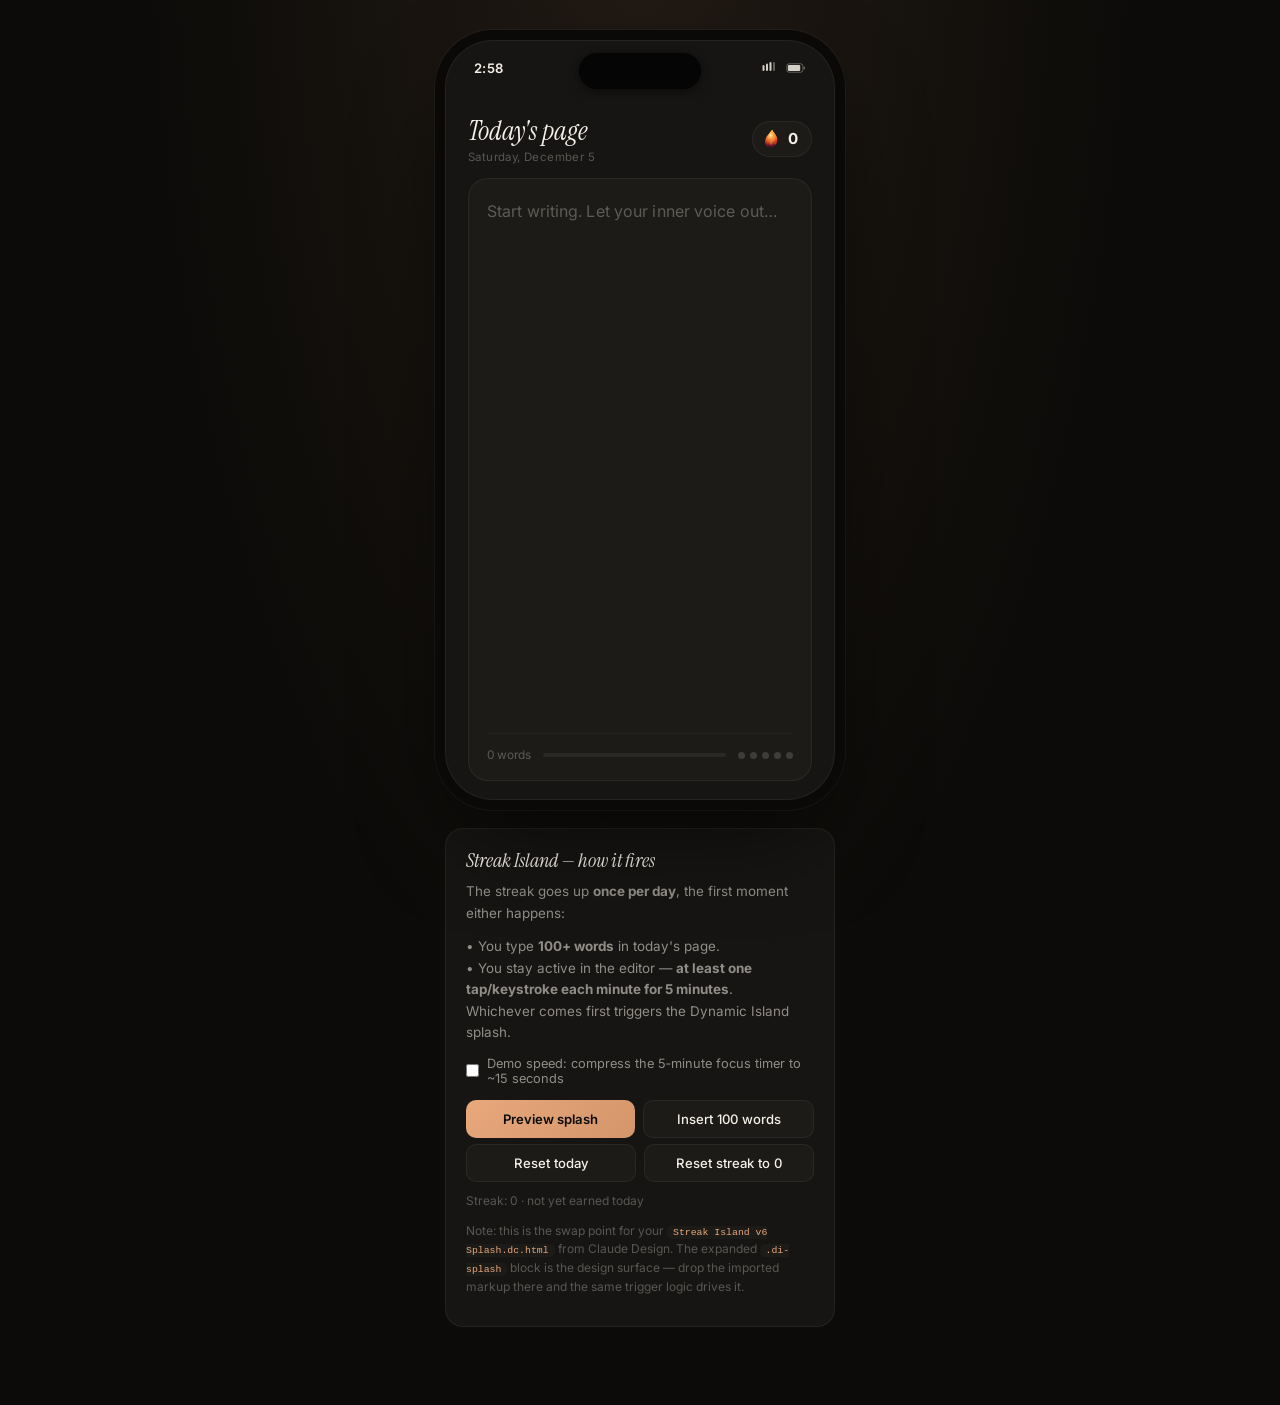
<file: streak-island.html>
<!DOCTYPE html>
<html lang="en">
<head>
  <meta charset="UTF-8">
  <meta name="viewport" content="width=device-width, initial-scale=1.0">
  <title>Jia — Streak Island</title>
  <meta name="description" content="Jia journal editor with the Streak Island Dynamic Island that appears when your streak increases.">
  <link rel="icon" type="image/svg+xml" href="favicon.svg">
  <link rel="preconnect" href="https://fonts.googleapis.com">
  <link rel="preconnect" href="https://fonts.gstatic.com" crossorigin>
  <link href="https://fonts.googleapis.com/css2?family=Inter:wght@300;400;500;600;700&family=Instrument+Serif:ital@0;1&display=swap" rel="stylesheet">
  <style>
    *, *::before, *::after { margin: 0; padding: 0; box-sizing: border-box; }

    :root {
      --bg: #0C0B09;
      --surface: #161513;
      --surface-raised: #1C1B18;
      --border: rgba(255,255,255,0.06);
      --border-subtle: rgba(255,255,255,0.03);
      --text-primary: #F5F0E8;
      --text-secondary: rgba(245,240,232,0.55);
      --text-tertiary: rgba(245,240,232,0.3);
      --accent: #E8A87C;
      --accent-dim: rgba(232,168,124,0.15);
      --accent-glow: rgba(232,168,124,0.08);
      --flame: #FF9A2E;
    }

    html { scroll-behavior: smooth; }
    body {
      font-family: 'Inter', -apple-system, BlinkMacSystemFont, sans-serif;
      background:
        radial-gradient(ellipse at 50% -10%, rgba(232,168,124,0.10) 0%, transparent 55%),
        var(--bg);
      color: var(--text-primary);
      min-height: 100vh;
      display: flex;
      flex-direction: column;
      align-items: center;
      gap: 28px;
      padding: 40px 20px 80px;
      -webkit-font-smoothing: antialiased;
    }

    /* ============ PHONE FRAME ============ */
    .phone {
      position: relative;
      width: 390px;
      max-width: 100%;
      height: 760px;
      background: var(--surface);
      border-radius: 48px;
      border: 1px solid var(--border);
      box-shadow:
        0 0 0 10px #0a0908,
        0 0 0 11px rgba(255,255,255,0.04),
        0 40px 100px -20px rgba(0,0,0,0.7);
      overflow: hidden;
      display: flex;
      flex-direction: column;
    }

    /* status bar */
    .statusbar {
      height: 54px;
      flex-shrink: 0;
      display: flex;
      align-items: center;
      justify-content: space-between;
      padding: 0 28px;
      font-size: 0.82rem;
      font-weight: 600;
      color: var(--text-primary);
      letter-spacing: 0.3px;
    }
    .statusbar .icons { display: flex; gap: 6px; align-items: center; opacity: 0.85; }

    /* ============ DYNAMIC ISLAND ============ */
    .di-wrap {
      position: absolute;
      top: 12px;
      left: 50%;
      transform: translateX(-50%);
      z-index: 100;
      display: flex;
      justify-content: center;
      pointer-events: none;
    }
    .dynamic-island {
      pointer-events: auto;
      background: #050505;
      border-radius: 22px;
      width: 122px;
      height: 36px;
      display: flex;
      align-items: center;
      justify-content: center;
      overflow: hidden;
      box-shadow: 0 2px 10px rgba(0,0,0,0.5);
      transition:
        width 0.55s cubic-bezier(0.34, 1.56, 0.64, 1),
        height 0.55s cubic-bezier(0.34, 1.56, 0.64, 1),
        border-radius 0.55s cubic-bezier(0.34, 1.56, 0.64, 1),
        box-shadow 0.55s ease;
      will-change: width, height;
    }
    /* expanded splash state */
    .dynamic-island.expanded {
      width: 340px;
      height: 184px;
      border-radius: 38px;
      box-shadow:
        0 18px 50px -10px rgba(0,0,0,0.8),
        0 0 70px -16px rgba(255,154,46,0.55),
        inset 0 1px 0 rgba(255,255,255,0.05);
    }

    /* collapsed content (hidden when expanded) */
    .di-collapsed {
      display: flex; align-items: center; gap: 8px;
      padding: 0 14px;
      opacity: 0; /* hidden until an idle-streak preview if ever needed */
      transition: opacity 0.2s ease;
    }

    /* expanded splash content */
    .di-splash {
      position: absolute;
      inset: 0;
      display: flex;
      flex-direction: column;
      align-items: center;
      justify-content: center;
      gap: 2px;
      opacity: 0;
      transform: scale(0.8);
      transition: opacity 0.35s ease 0.15s, transform 0.45s cubic-bezier(0.34,1.56,0.64,1) 0.15s;
      padding: 16px;
    }
    .dynamic-island.expanded .di-splash { opacity: 1; transform: scale(1); }

    .di-splash .flame-badge {
      position: relative;
      width: 58px; height: 58px;
      display: flex; align-items: center; justify-content: center;
      margin-bottom: 2px;
    }
    .di-splash .flame-badge::before {
      content: '';
      position: absolute; inset: -10px;
      background: radial-gradient(circle, rgba(255,154,46,0.45) 0%, transparent 70%);
      border-radius: 50%;
      animation: flameGlow 1.4s ease-in-out infinite alternate;
    }
    .di-splash .flame-badge img {
      width: 100%; height: 100%;
      position: relative;
      transform-origin: 50% 90%;
      animation: flicker 1.6s ease-in-out infinite;
      filter: drop-shadow(0 4px 10px rgba(255,98,0,0.5));
    }
    @keyframes flameGlow { from { opacity: 0.5; transform: scale(0.95);} to { opacity: 1; transform: scale(1.08);} }
    @keyframes flicker {
      0%,100% { transform: scale(1) rotate(-1deg); }
      25%     { transform: scale(1.04, 0.98) rotate(1deg); }
      50%     { transform: scale(0.98, 1.05) rotate(-1.5deg); }
      75%     { transform: scale(1.03, 1.0) rotate(1deg); }
    }

    .di-splash .di-count {
      font-family: 'Instrument Serif', serif;
      font-size: 2.4rem;
      line-height: 1;
      color: #fff;
      display: flex;
      align-items: baseline;
      gap: 7px;
    }
    .di-splash .di-count .num {
      background: linear-gradient(135deg, #FFD27A, var(--flame));
      -webkit-background-clip: text;
      background-clip: text;
      -webkit-text-fill-color: transparent;
      font-style: italic;
    }
    .di-splash .di-count .unit {
      font-family: 'Inter', sans-serif;
      font-style: normal;
      font-size: 0.8rem;
      font-weight: 500;
      letter-spacing: 1.5px;
      text-transform: uppercase;
      color: rgba(255,255,255,0.6);
    }
    .di-splash .di-sub {
      font-size: 0.72rem;
      color: rgba(255,255,255,0.55);
      letter-spacing: 0.2px;
    }

    /* ember particles inside island */
    .di-embers { position: absolute; inset: 0; overflow: hidden; pointer-events: none; }
    .ember {
      position: absolute;
      bottom: 30%;
      width: 4px; height: 4px; border-radius: 50%;
      background: var(--flame);
      opacity: 0;
    }

    /* ============ JOURNAL SCREEN ============ */
    .journal-screen {
      flex: 1;
      display: flex;
      flex-direction: column;
      min-height: 0;
      padding: 8px 22px 0;
    }
    .journal-head {
      display: flex;
      align-items: center;
      justify-content: space-between;
      padding: 10px 0 14px;
    }
    .journal-title {
      font-family: 'Instrument Serif', serif;
      font-style: italic;
      font-size: 1.7rem;
      color: var(--text-primary);
    }
    .journal-date { font-size: 0.72rem; color: var(--text-tertiary); margin-top: 2px; letter-spacing: 0.4px; }

    /* streak chip in header */
    .streak-chip {
      display: flex; align-items: center; gap: 6px;
      background: var(--surface-raised);
      border: 1px solid var(--border);
      border-radius: 999px;
      padding: 7px 13px 7px 9px;
    }
    .streak-chip img { width: 20px; height: 20px; }
    .streak-chip .count { font-weight: 700; font-size: 0.95rem; color: var(--text-primary); }
    .streak-chip .count.bump { animation: chipBump 0.6s cubic-bezier(0.34,1.56,0.64,1); }
    @keyframes chipBump { 0%{transform:scale(1);} 40%{transform:scale(1.5); color: var(--flame);} 100%{transform:scale(1);} }

    .editor-card {
      flex: 1;
      display: flex;
      flex-direction: column;
      min-height: 0;
      background: var(--surface-raised);
      border: 1px solid var(--border);
      border-radius: 20px;
      padding: 18px;
      position: relative;
    }
    .editor {
      flex: 1;
      width: 100%;
      resize: none;
      border: none;
      outline: none;
      background: transparent;
      color: var(--text-primary);
      font-family: 'Inter', sans-serif;
      font-size: 1rem;
      line-height: 1.75;
      letter-spacing: 0.1px;
    }
    .editor::placeholder { color: var(--text-tertiary); }

    .editor-foot {
      display: flex;
      align-items: center;
      justify-content: space-between;
      padding-top: 14px;
      margin-top: 10px;
      border-top: 1px solid var(--border-subtle);
      font-size: 0.74rem;
      color: var(--text-tertiary);
    }
    .progress-track {
      flex: 1;
      height: 4px;
      margin: 0 12px;
      background: rgba(255,255,255,0.06);
      border-radius: 999px;
      overflow: hidden;
    }
    .progress-fill {
      height: 100%;
      width: 0%;
      background: linear-gradient(90deg, var(--accent), var(--flame));
      border-radius: 999px;
      transition: width 0.3s ease;
    }
    .foot-goal.met { color: var(--flame); font-weight: 600; }

    /* focus-timer ring indicator */
    .focus-pill {
      display: inline-flex; align-items: center; gap: 5px;
      font-size: 0.7rem; color: var(--text-tertiary);
    }
    .focus-dot {
      width: 7px; height: 7px; border-radius: 50%;
      background: rgba(255,255,255,0.15);
      transition: background 0.3s ease, box-shadow 0.3s ease;
    }
    .focus-dot.active { background: var(--flame); box-shadow: 0 0 8px var(--flame); }

    /* ============ DEMO PANEL ============ */
    .demo {
      width: 390px; max-width: 100%;
      background: var(--surface);
      border: 1px solid var(--border);
      border-radius: 18px;
      padding: 18px 20px;
      font-size: 0.84rem;
      color: var(--text-secondary);
    }
    .demo h3 { font-family: 'Instrument Serif', serif; font-style: italic; font-size: 1.25rem; color: var(--text-primary); margin-bottom: 8px; font-weight: 400; }
    .demo p { line-height: 1.6; margin-bottom: 12px; }
    .demo code { background: var(--surface-raised); padding: 1px 6px; border-radius: 5px; color: var(--accent); font-size: 0.82em; }
    .demo .btn-row { display: flex; flex-wrap: wrap; gap: 8px; margin-top: 6px; }
    .demo button {
      flex: 1; min-width: 110px;
      padding: 10px 12px;
      border: 1px solid var(--border);
      border-radius: 10px;
      background: var(--surface-raised);
      color: var(--text-primary);
      font-family: 'Inter', sans-serif;
      font-size: 0.82rem; font-weight: 500;
      cursor: pointer;
      transition: border-color 0.2s ease, transform 0.15s ease, background 0.2s ease;
    }
    .demo button:hover { border-color: rgba(232,168,124,0.4); background: var(--bg); }
    .demo button:active { transform: translateY(1px); }
    .demo button.primary { background: linear-gradient(135deg, var(--accent), #D4956A); color: var(--bg); border: none; font-weight: 600; }
    .demo label.toggle { display: flex; align-items: center; gap: 8px; margin-top: 12px; font-size: 0.8rem; cursor: pointer; }
    .demo .hint { font-size: 0.75rem; color: var(--text-tertiary); margin-top: 10px; line-height: 1.5; }

    /* confetti / ember burst layer over phone */
    .burst-layer { position: absolute; inset: 0; pointer-events: none; z-index: 99; overflow: hidden; }
    .burst {
      position: absolute; top: 60px; left: 50%;
      width: 7px; height: 7px; border-radius: 50%;
      opacity: 0;
    }
    @keyframes burstFly {
      0% { opacity: 1; transform: translate(0,0) scale(1); }
      100% { opacity: 0; transform: translate(var(--bx), var(--by)) scale(0.4); }
    }
  </style>
</head>
<body>

  <div class="phone">
    <!-- Dynamic Island -->
    <div class="di-wrap">
      <div class="dynamic-island" id="island" role="status" aria-live="polite">
        <div class="di-collapsed"></div>
        <div class="di-embers" id="embers"></div>
        <div class="di-splash">
          <div class="flame-badge"><img src="streak-flame.svg" alt=""></div>
          <div class="di-count"><span class="num" id="diNum">1</span><span class="unit">day streak</span></div>
          <div class="di-sub" id="diSub">Keep the flame alive</div>
        </div>
      </div>
    </div>

    <div class="statusbar">
      <span id="clock">9:41</span>
      <span class="icons">
        <svg width="18" height="12" viewBox="0 0 18 12" fill="none"><rect x="0.5" y="3" width="2" height="6" rx="1" fill="currentColor"/><rect x="4" y="1.5" width="2" height="7.5" rx="1" fill="currentColor"/><rect x="7.5" y="0" width="2" height="9" rx="1" fill="currentColor"/><rect x="11" y="0" width="2" height="9" rx="1" fill="currentColor" opacity="0.4"/></svg>
        <svg width="20" height="12" viewBox="0 0 26 13" fill="none"><rect x="1" y="1" width="21" height="11" rx="3" stroke="currentColor" opacity="0.5"/><rect x="2.5" y="2.5" width="16" height="8" rx="1.5" fill="currentColor"/><rect x="23" y="4.5" width="1.5" height="4" rx="0.75" fill="currentColor" opacity="0.5"/></svg>
      </span>
    </div>

    <div class="burst-layer" id="burstLayer"></div>

    <!-- Journal screen -->
    <div class="journal-screen">
      <div class="journal-head">
        <div>
          <div class="journal-title">Today's page</div>
          <div class="journal-date" id="todayLabel">—</div>
        </div>
        <div class="streak-chip" title="Current streak">
          <img src="streak-flame.svg" alt="streak">
          <span class="count" id="chipCount">0</span>
        </div>
      </div>

      <div class="editor-card">
        <textarea class="editor" id="editor" placeholder="Start writing. Let your inner voice out…" autocomplete="off" spellcheck="true"></textarea>
        <div class="editor-foot">
          <span class="foot-goal" id="wordLabel">0 words</span>
          <div class="progress-track"><div class="progress-fill" id="progress"></div></div>
          <span class="focus-pill" title="Focused-writing progress: one interaction per minute, 5 minutes">
            <span class="focus-dot" data-i="0"></span>
            <span class="focus-dot" data-i="1"></span>
            <span class="focus-dot" data-i="2"></span>
            <span class="focus-dot" data-i="3"></span>
            <span class="focus-dot" data-i="4"></span>
          </span>
        </div>
      </div>
      <div style="height:18px"></div>
    </div>
  </div>

  <!-- Demo / test controls -->
  <div class="demo">
    <h3>Streak Island — how it fires</h3>
    <p>The streak goes up <strong>once per day</strong>, the first moment either happens:</p>
    <p>
      • You type <strong>100+ words</strong> in today's page.<br>
      • You stay active in the editor — <strong>at least one tap/keystroke each minute for 5 minutes</strong>.<br>
      Whichever comes first triggers the Dynamic Island splash.
    </p>
    <label class="toggle">
      <input type="checkbox" id="fastMode">
      Demo speed: compress the 5‑minute focus timer to ~15&nbsp;seconds
    </label>
    <div class="btn-row" style="margin-top:14px">
      <button class="primary" id="previewBtn">Preview splash</button>
      <button id="fill100Btn">Insert 100 words</button>
    </div>
    <div class="btn-row">
      <button id="resetTodayBtn">Reset today</button>
      <button id="resetAllBtn">Reset streak to 0</button>
    </div>
    <p class="hint" id="stateHint">—</p>
    <p class="hint">
      Note: this is the swap point for your <code>Streak Island v6 Splash.dc.html</code> from Claude Design.
      The expanded <code>.di-splash</code> block is the design surface — drop the imported markup there and the
      same trigger logic drives it.
    </p>
  </div>

  <script>
  (function () {
    'use strict';

    // ----- config -----
    const WORD_GOAL = 100;
    const FOCUS_MINUTES = 5;
    const MINUTE_MS_REAL = 60 * 1000;
    const STORE_KEY = 'jia.streak.v1';

    // demo time compression
    let fast = false;
    const minuteMs = () => fast ? 3000 : MINUTE_MS_REAL;          // "1 minute" length
    const focusTargetMs = () => FOCUS_MINUTES * minuteMs();        // 5 "minutes"

    // ----- elements -----
    const editor = document.getElementById('editor');
    const island = document.getElementById('island');
    const diNum = document.getElementById('diNum');
    const diSub = document.getElementById('diSub');
    const chipCount = document.getElementById('chipCount');
    const wordLabel = document.getElementById('wordLabel');
    const progress = document.getElementById('progress');
    const todayLabel = document.getElementById('todayLabel');
    const stateHint = document.getElementById('stateHint');
    const focusDots = Array.from(document.querySelectorAll('.focus-dot'));
    const embers = document.getElementById('embers');
    const burstLayer = document.getElementById('burstLayer');

    // ----- date helpers (local day) -----
    function todayStr() {
      const d = new Date();
      return d.getFullYear() + '-' + String(d.getMonth() + 1).padStart(2, '0') + '-' + String(d.getDate()).padStart(2, '0');
    }

    // ----- persistent state -----
    function load() {
      try {
        const raw = localStorage.getItem(STORE_KEY);
        if (raw) return JSON.parse(raw);
      } catch (e) {}
      return { count: 0, lastDate: null };
    }
    function save() {
      try { localStorage.setItem(STORE_KEY, JSON.stringify(state)); } catch (e) {}
    }
    let state = load();

    const earnedToday = () => state.lastDate === todayStr();

    // ----- rendering -----
    function renderStreak(bump) {
      chipCount.textContent = state.count;
      if (bump) {
        chipCount.classList.remove('bump');
        void chipCount.offsetWidth; // reflow to restart animation
        chipCount.classList.add('bump');
      }
    }
    function renderHint() {
      stateHint.textContent =
        'Streak: ' + state.count + ' · ' +
        (earnedToday() ? 'already earned today ✓' : 'not yet earned today');
    }
    function countWords(text) {
      const t = text.trim();
      if (!t) return 0;
      return t.split(/\s+/).length;
    }
    function renderWords() {
      const n = countWords(editor.value);
      wordLabel.textContent = n + (n === 1 ? ' word' : ' words');
      const pct = Math.min(100, (n / WORD_GOAL) * 100);
      progress.style.width = pct + '%';
      wordLabel.classList.toggle('met', n >= WORD_GOAL);
      return n;
    }

    // ============ THE STREAK INCREMENT ============
    function increaseStreak(reason) {
      if (earnedToday()) return;            // guard: once per day
      state.count += 1;
      state.lastDate = todayStr();
      save();
      renderStreak(true);
      renderHint();
      showStreakIsland(state.count, reason);
      resetFocus();                          // stop the focus timer; goal met
    }

    // ============ DYNAMIC ISLAND SPLASH ============
    let collapseTimer = null;
    function showStreakIsland(count, reason) {
      diSub.textContent =
        reason === 'words' ? 'You wrote ' + WORD_GOAL + '+ words today' :
        reason === 'focus' ? 'You journaled with intention' :
        'Keep the flame alive';

      animateCount(count);
      island.classList.add('expanded');
      spawnEmbers();
      spawnBurst();

      clearTimeout(collapseTimer);
      collapseTimer = setTimeout(() => island.classList.remove('expanded'), 4200);
    }

    function animateCount(target) {
      const from = Math.max(0, target - 1);
      const start = performance.now();
      const dur = 700;
      (function tick(now) {
        const p = Math.min(1, (now - start) / dur);
        const eased = 1 - Math.pow(1 - p, 3);
        diNum.textContent = Math.round(from + (target - from) * eased);
        if (p < 1) requestAnimationFrame(tick);
        else diNum.textContent = target;
      })(start);
    }

    function spawnEmbers() {
      embers.innerHTML = '';
      for (let i = 0; i < 14; i++) {
        const e = document.createElement('span');
        e.className = 'ember';
        const left = 20 + Math.random() * 60;
        const dx = (Math.random() - 0.5) * 40;
        const dur = 0.9 + Math.random() * 0.8;
        const delay = Math.random() * 0.6;
        const size = 2 + Math.random() * 3;
        e.style.left = left + '%';
        e.style.width = e.style.height = size + 'px';
        e.style.background = Math.random() > 0.5 ? '#FF9A2E' : '#FFD27A';
        e.style.animation = `emberRise ${dur}s ease-out ${delay}s forwards`;
        e.style.setProperty('--edx', dx + 'px');
        embers.appendChild(e);
      }
    }

    function spawnBurst() {
      const colors = ['#FF9A2E', '#FFD27A', '#F4642A', '#E8A87C', '#FFEFB0'];
      for (let i = 0; i < 26; i++) {
        const p = document.createElement('div');
        p.className = 'burst';
        const ang = Math.random() * Math.PI * 2;
        const dist = 60 + Math.random() * 130;
        p.style.background = colors[(Math.random() * colors.length) | 0];
        p.style.setProperty('--bx', Math.cos(ang) * dist + 'px');
        p.style.setProperty('--by', (Math.sin(ang) * dist + 40) + 'px');
        const dur = 0.9 + Math.random() * 0.9;
        p.style.animation = `burstFly ${dur}s cubic-bezier(0.2,0.6,0.3,1) ${Math.random()*0.15}s forwards`;
        if (Math.random() > 0.6) p.style.borderRadius = '1px';
        burstLayer.appendChild(p);
        setTimeout(() => p.remove(), 2200);
      }
    }

    // ============ TRIGGER A: 100+ words ============
    function onEditorInput() {
      const n = renderWords();
      registerActivity();                    // typing counts as focus activity too
      if (!earnedToday() && n >= WORD_GOAL) increaseStreak('words');
    }

    // ============ TRIGGER B: 1+ interaction / min for 5 min ============
    // windowStart = when current unbroken run of per-minute activity began.
    // A gap longer than one "minute" with no interaction resets the run.
    let windowStart = null;
    let lastActivity = null;
    let focusTimer = null;

    function registerActivity() {
      if (earnedToday()) return;             // nothing to earn; don't track
      const now = performance.now();
      if (windowStart === null) {
        windowStart = now;
      } else if (now - lastActivity > minuteMs()) {
        // missed a full minute → the per-minute run is broken, start over
        windowStart = now;
      }
      lastActivity = now;
      ensureFocusTimer();
      renderFocusDots();
    }

    function ensureFocusTimer() {
      if (focusTimer) return;
      focusTimer = setInterval(() => {
        if (earnedToday()) { resetFocus(); return; }
        if (windowStart === null) return;
        const now = performance.now();
        if (now - lastActivity > minuteMs()) {
          // went idle for a full minute → reset the run
          windowStart = null;
          renderFocusDots();
          return;
        }
        if (now - windowStart >= focusTargetMs()) {
          increaseStreak('focus');
        }
        renderFocusDots();
      }, 250);
    }

    function renderFocusDots() {
      let filled = 0;
      if (windowStart !== null && lastActivity !== null) {
        const elapsed = performance.now() - windowStart;
        // only count minutes that are "covered" by continuous activity
        filled = Math.min(FOCUS_MINUTES, Math.floor(elapsed / minuteMs()) + (elapsed > 0 ? 1 : 0));
        if (performance.now() - lastActivity > minuteMs()) filled = 0;
      }
      focusDots.forEach((d, i) => d.classList.toggle('active', i < filled));
    }

    function resetFocus() {
      windowStart = null;
      lastActivity = null;
      clearInterval(focusTimer);
      focusTimer = null;
      renderFocusDots();
    }

    // ----- wire editor interactions (tap / click / keystroke / "etch") -----
    editor.addEventListener('input', onEditorInput);
    editor.addEventListener('keydown', registerActivity);
    editor.addEventListener('pointerdown', registerActivity);

    // ----- demo controls -----
    document.getElementById('fastMode').addEventListener('change', (e) => {
      fast = e.target.checked;
      resetFocus();
    });
    document.getElementById('previewBtn').addEventListener('click', () => {
      // visual preview only — does not change the saved streak
      showStreakIsland(state.count > 0 ? state.count : 1, 'preview');
    });
    document.getElementById('fill100Btn').addEventListener('click', () => {
      const words = [];
      const sample = 'today I noticed the light change quietly across the room and felt a small steadiness return to me as I wrote it down without rushing or judging the words at all'.split(' ');
      for (let i = 0; i < 105; i++) words.push(sample[i % sample.length]);
      editor.value = words.join(' ') + '.';
      editor.focus();
      onEditorInput();
    });
    document.getElementById('resetTodayBtn').addEventListener('click', () => {
      state.lastDate = null; save();
      resetFocus(); renderHint(); renderFocusDots();
    });
    document.getElementById('resetAllBtn').addEventListener('click', () => {
      state = { count: 0, lastDate: null }; save();
      editor.value = ''; renderWords(); resetFocus();
      renderStreak(false); renderHint();
    });

    // ----- live clock -----
    function tickClock() {
      const d = new Date();
      let h = d.getHours(), m = d.getMinutes();
      const hr = ((h % 12) || 12);
      document.getElementById('clock').textContent = hr + ':' + String(m).padStart(2, '0');
    }
    tickClock(); setInterval(tickClock, 10000);

    // ----- init -----
    todayLabel.textContent = new Date().toLocaleDateString(undefined, { weekday: 'long', month: 'long', day: 'numeric' });
    renderStreak(false);
    renderWords();
    renderHint();
    renderFocusDots();
  })();
  </script>

  <style>
    /* ember + island keyframes that need to reference CSS vars set inline */
    @keyframes emberRise {
      0%   { opacity: 0; transform: translate(0, 0) scale(1); }
      20%  { opacity: 1; }
      100% { opacity: 0; transform: translate(var(--edx, 0), -70px) scale(0.3); }
    }
  </style>

</body>
</html>
</file>
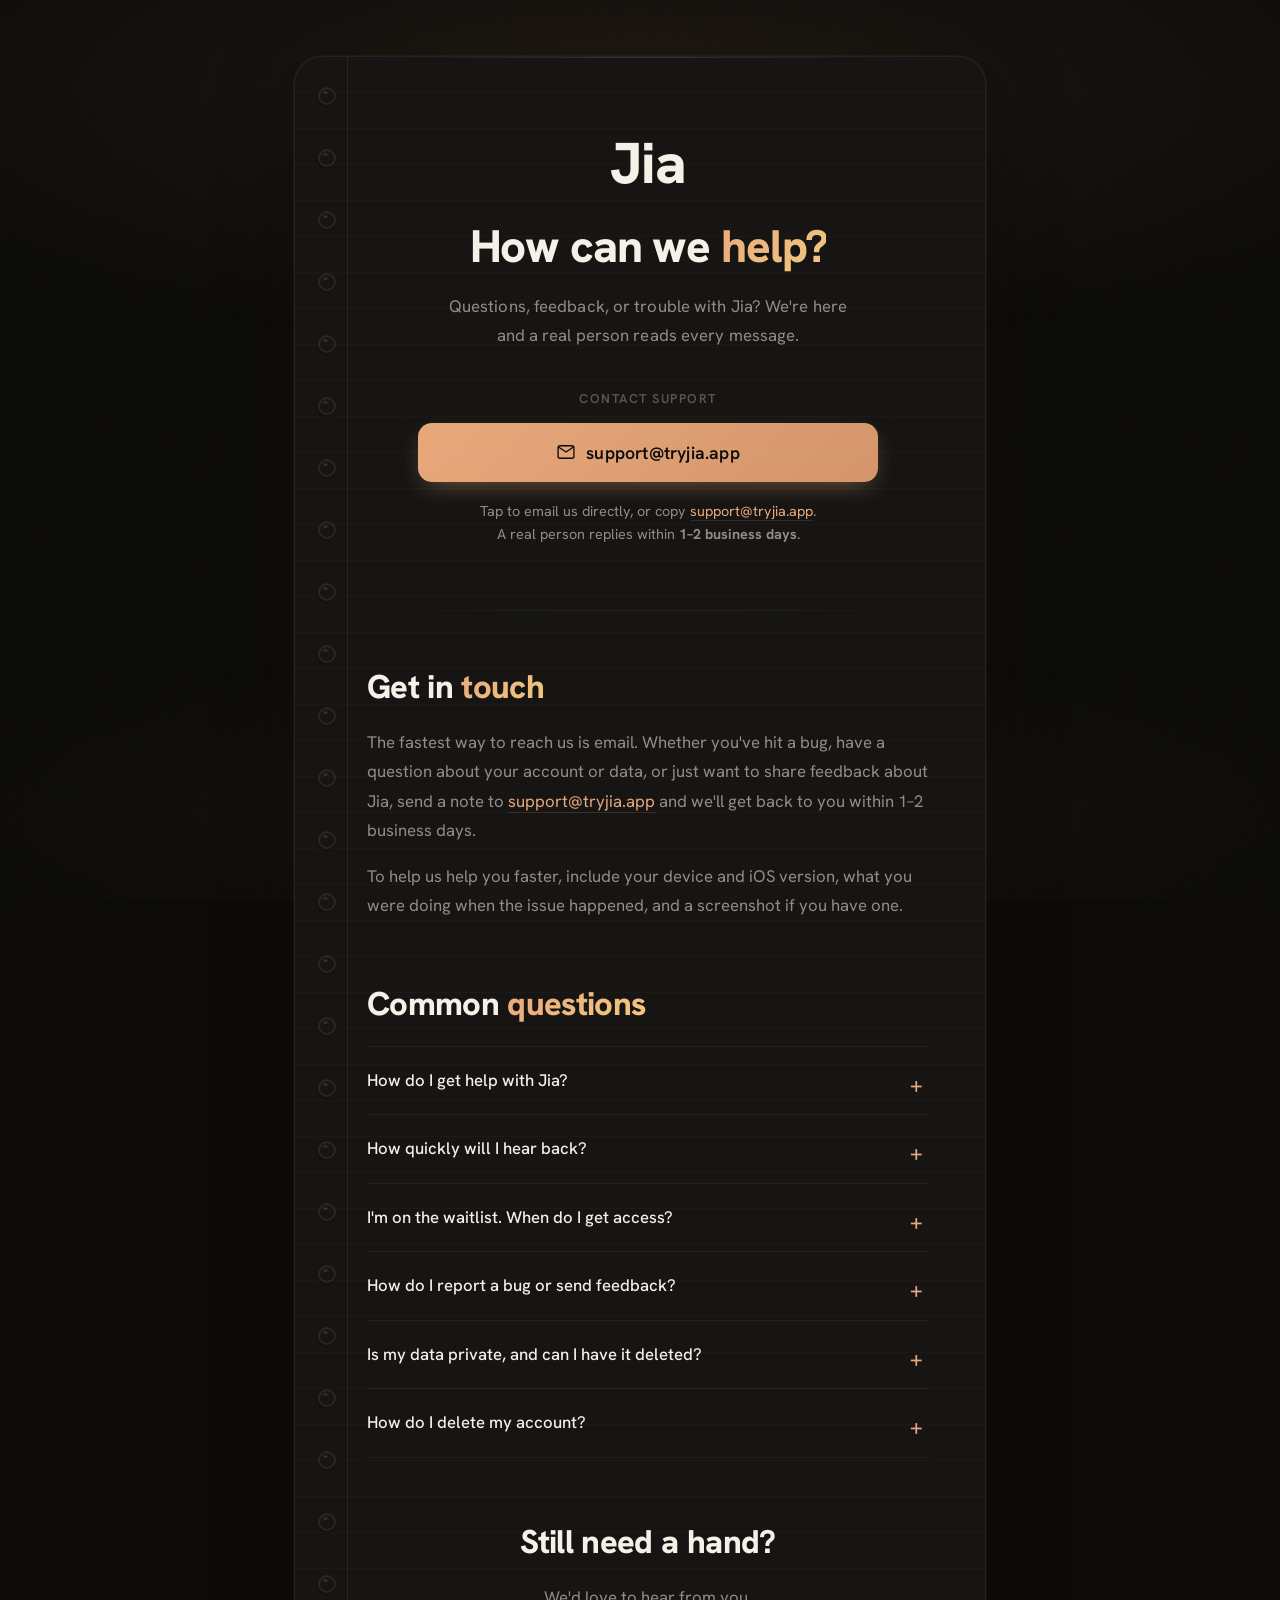
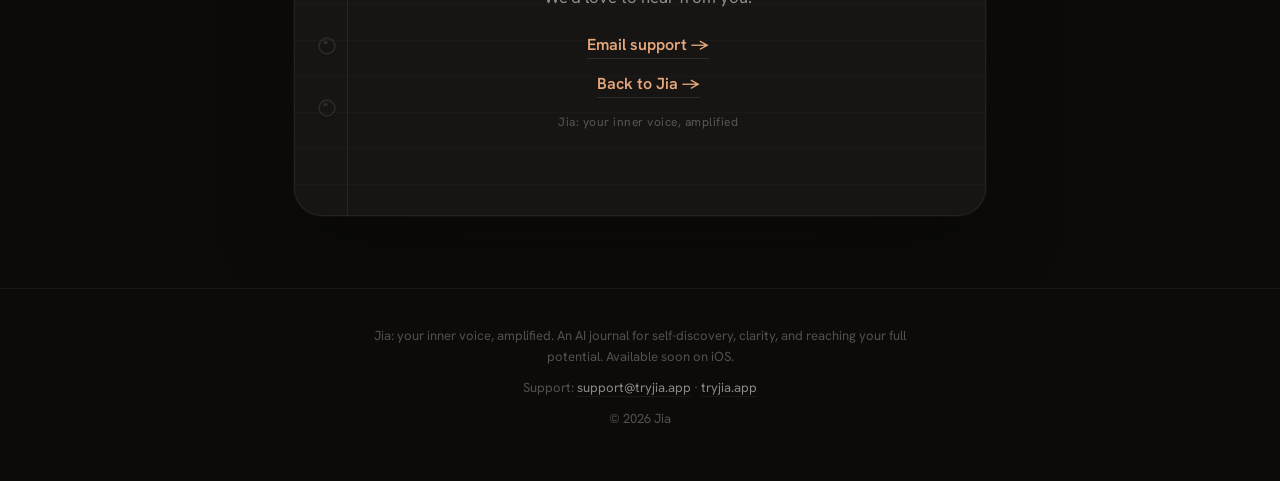
<file: support.html>
<!DOCTYPE html>
<html lang="en">
<head>
  <meta charset="UTF-8">
  <meta name="viewport" content="width=device-width, initial-scale=1.0">
  <title>Support: Jia | Get help with the Jia journaling app</title>
  <meta name="description" content="Need help with Jia, the AI journaling app for iOS? Contact our support team by email, a real person reads every message and replies within 1–2 business days.">
  <meta name="author" content="Jia">
  <meta name="robots" content="index, follow, max-image-preview:large, max-snippet:-1">
  <meta name="theme-color" content="#0C0B09">
  <meta name="apple-mobile-web-app-title" content="Jia">
  <meta name="application-name" content="Jia">

  <!-- Canonical (this page's live URL, the one submitted to App Store Connect) -->
  <link rel="canonical" href="https://tryjia.app/support">

  <!-- Open Graph -->
  <meta property="og:type" content="website">
  <meta property="og:site_name" content="Jia">
  <meta property="og:title" content="Support: Jia">
  <meta property="og:description" content="Get help with Jia, the AI journaling app for iOS. Email our support team. We reply within 1–2 business days.">
  <meta property="og:url" content="https://tryjia.app/support">
  <meta property="og:image" content="https://tryjia.app/og-image.jpg">
  <meta property="og:locale" content="en_US">

  <link rel="icon" type="image/svg+xml" href="favicon.svg">
  <link rel="apple-touch-icon" sizes="180x180" href="apple-touch-icon.png">
  <link rel="manifest" href="/site.webmanifest">

  <!-- ============ STRUCTURED DATA ============ -->
  <script type="application/ld+json">
  {
    "@context": "https://schema.org",
    "@type": "ContactPage",
    "name": "Jia Support",
    "url": "https://tryjia.app/support",
    "description": "Support and contact information for Jia, the AI journaling app for iOS.",
    "mainEntity": {
      "@type": "Organization",
      "name": "Jia",
      "url": "https://tryjia.app/",
      "contactPoint": {
        "@type": "ContactPoint",
        "contactType": "customer support",
        "email": "support@tryjia.app",
        "availableLanguage": ["English"]
      }
    }
  }
  </script>

  <link rel="preload" href="/fonts/hanken-grotesk-regular.woff2" as="font" type="font/woff2" crossorigin>
  <link rel="preload" href="/fonts/hanken-grotesk-extrabold.woff2" as="font" type="font/woff2" crossorigin>
  <link rel="stylesheet" href="/fonts/hanken-grotesk.css">

  <style>
    *, *::before, *::after { margin: 0; padding: 0; box-sizing: border-box; }

    :root {
      --bg: #0C0B09;
      --surface: #161513;
      --surface-raised: #1C1B18;
      --border: rgba(255,255,255,0.06);
      --border-subtle: rgba(255,255,255,0.03);
      --text-primary: #F5F0E8;
      --text-secondary: rgba(245,240,232,0.55);
      --text-tertiary: rgba(245,240,232,0.3);
      --accent: #E8A87C;
      --accent-dim: rgba(232,168,124,0.15);
      --accent-glow: rgba(232,168,124,0.08);
      --warm-white: #F5F0E8;
    }

    html { scroll-behavior: smooth; }

    body {
      font-family: 'Hanken Grotesk', -apple-system, BlinkMacSystemFont, sans-serif;
      background: var(--bg);
      color: var(--text-primary);
      min-height: 100vh;
      overflow-x: hidden;
      position: relative;
      -webkit-font-smoothing: antialiased;
      -moz-osx-font-smoothing: grayscale;
    }

    /* ============ AMBIENT BACKGROUND ============ */
    .ambient { position: fixed; inset: 0; z-index: 0; pointer-events: none; overflow: hidden; }
    .ambient::before {
      content: ''; position: absolute; top: -20%; left: 50%; transform: translateX(-50%);
      width: 140%; height: 60%;
      background: radial-gradient(ellipse at center, rgba(232,168,124,0.07) 0%, transparent 70%);
      animation: ambientPulse 8s ease-in-out infinite alternate;
    }
    .ambient::after {
      content: ''; position: absolute; bottom: -10%; left: 50%; transform: translateX(-50%);
      width: 120%; height: 40%;
      background: radial-gradient(ellipse at center, rgba(232,168,124,0.04) 0%, transparent 70%);
      animation: ambientPulse 10s ease-in-out infinite alternate-reverse;
    }
    @keyframes ambientPulse {
      from { opacity: 0.6; transform: translateX(-50%) scale(1); }
      to { opacity: 1; transform: translateX(-50%) scale(1.1); }
    }

    /* Noise texture overlay */
    .noise {
      position: fixed; inset: 0; z-index: 1; pointer-events: none; opacity: 0.35;
      background-image: url("data:image/svg+xml,%3Csvg viewBox='0 0 512 512' xmlns='http://www.w3.org/2000/svg'%3E%3Cfilter id='n'%3E%3CfeTurbulence type='fractalNoise' baseFrequency='0.65' numOctaves='4' stitchTiles='stitch'/%3E%3C/filter%3E%3Crect width='100%25' height='100%25' filter='url(%23n)' opacity='1'/%3E%3C/svg%3E");
      background-size: 256px 256px; mix-blend-mode: overlay;
    }

    /* ============ MAIN CONTAINER ============ */
    .landing {
      position: relative; z-index: 2; display: flex; flex-direction: column;
      align-items: center; justify-content: flex-start; min-height: 100vh;
      padding: 56px 24px 72px; max-width: 740px; width: 100%; text-align: center; margin: 0 auto;
    }

    /* ============ CARD ============ */
    .card-wrap {
      width: 692px; max-width: 100%; display: flex; flex-direction: column; align-items: center;
      position: relative; background: var(--surface); border-radius: 28px;
      padding: 48px 56px 84px; padding-left: 72px; border: 1px solid var(--border);
      box-shadow: 0 0 0 1px var(--border-subtle), 0 24px 80px -12px rgba(0,0,0,0.5), 0 0 120px -40px var(--accent-glow);
      overflow: hidden;
    }
    .card-wrap::before {
      content: ''; position: absolute; top: 0; left: 10%; right: 10%; height: 1px;
      background: linear-gradient(90deg, transparent, rgba(232,168,124,0.2), transparent);
      border-radius: 100%; z-index: 3;
    }
    .card-wrap::after {
      content: ''; position: absolute; inset: 0; border-radius: 28px;
      background: repeating-linear-gradient(to bottom, transparent, transparent 35px, rgba(255,255,255,0.025) 35px, rgba(255,255,255,0.025) 36px);
      pointer-events: none; z-index: 1;
    }

    /* ============ SPIRAL BINDING ============ */
    .spiral-binding {
      position: absolute; left: 22px; top: 20px; bottom: 20px; width: 20px; z-index: 2;
      display: flex; flex-direction: column; align-items: center; gap: 44px; padding: 10px 0;
    }
    .spiral-ring {
      width: 18px; height: 18px; border-radius: 50%; border: 2.5px solid rgba(255,255,255,0.08);
      flex-shrink: 0; position: relative;
      box-shadow: 0 1px 2px rgba(0,0,0,0.3), inset 0 1px 1px rgba(255,255,255,0.03);
    }
    .spiral-ring::after {
      content: ''; position: absolute; top: 2px; left: 3px; width: 5px; height: 3px;
      border-radius: 50%; background: rgba(255,255,255,0.1);
    }
    .spiral-margin {
      position: absolute; left: 52px; top: 0; bottom: 0; width: 1px;
      background: rgba(232,168,124,0.1); z-index: 1;
    }

    /* ============ HERO ============ */
    .hero-inner { width: 100%; display: flex; flex-direction: column; align-items: center; }

    .wordmark {
      font-family: 'Hanken Grotesk', sans-serif; font-size: 3.6rem;
      font-weight: 800; color: var(--text-primary); letter-spacing: -0.023em;
      margin-top: 20px; margin-bottom: 20px;
      animation: fadeDown 0.7s cubic-bezier(0.165, 0.84, 0.44, 1) both;
    }
    .slogan {
      font-family: 'Hanken Grotesk', sans-serif; font-weight: 800;
      font-size: clamp(2rem, 5.2vw, 2.85rem); line-height: 1.15; color: var(--text-primary);
      margin-bottom: 20px; letter-spacing: -0.025em;
      animation: fadeDown 0.7s cubic-bezier(0.165, 0.84, 0.44, 1) 0.08s both;
    }
    .slogan em {
      font-style: normal; background: linear-gradient(135deg, var(--accent), #F2C97E);
      -webkit-background-clip: text; -webkit-text-fill-color: transparent; background-clip: text;
    }
    .description {
      font-family: 'Hanken Grotesk', sans-serif; font-weight: 400; font-size: 1.05rem;
      color: var(--text-secondary); margin-bottom: 40px; line-height: 1.7;
      letter-spacing: 0.1px; max-width: 420px;
      animation: fadeDown 0.7s cubic-bezier(0.165, 0.84, 0.44, 1) 0.16s both;
    }
    @keyframes fadeDown {
      from { opacity: 0; transform: translateY(-8px); filter: blur(6px); }
      to { opacity: 1; transform: translateY(0); filter: blur(0px); }
    }

    /* ============ CONTACT BLOCK ============ */
    .contact {
      width: 100%; max-width: 460px; display: flex; flex-direction: column; align-items: center;
      animation: fadeDown 0.7s cubic-bezier(0.165, 0.84, 0.44, 1) 0.24s both;
    }
    .contact-label {
      font-family: 'Hanken Grotesk', sans-serif; font-size: 0.8rem; font-weight: 600;
      letter-spacing: 1.5px; text-transform: uppercase; color: var(--text-tertiary);
      margin-bottom: 16px;
    }
    .email-btn {
      display: inline-flex; align-items: center; gap: 10px;
      width: 100%; justify-content: center;
      padding: 18px 28px; border-radius: 14px; border: none;
      background: linear-gradient(135deg, var(--accent), #D4956A);
      color: #0C0B09; font-family: 'Hanken Grotesk', sans-serif; font-weight: 600; font-size: 1.1rem;
      text-decoration: none; letter-spacing: 0.2px; position: relative; overflow: hidden;
      transition: transform 0.15s ease, box-shadow 0.2s ease;
      box-shadow: 0 8px 24px -8px rgba(232,168,124,0.5);
    }
    .email-btn:hover { transform: translateY(-1px); box-shadow: 0 12px 32px -8px rgba(232,168,124,0.6); }
    .email-btn:active { transform: translateY(0); }
    .email-btn svg { flex-shrink: 0; }
    .contact-meta {
      font-family: 'Hanken Grotesk', sans-serif; font-size: 0.9rem; color: var(--text-secondary);
      margin-top: 18px; line-height: 1.6;
    }
    .contact-meta a { color: var(--accent); text-decoration: none; border-bottom: 1px solid var(--accent-dim); }
    .contact-meta a:hover { border-color: var(--accent); }

    /* ============ ON-PAPER CONTENT ============ */
    .content { position: relative; z-index: 2; width: 100%; align-self: stretch; text-align: left; padding-top: 8px; }
    .content-divider {
      width: 100%; height: 1px; margin: 56px 0;
      background: linear-gradient(90deg, transparent, var(--border) 35%, var(--border) 65%, transparent);
    }
    .content section { margin-bottom: 64px; }
    .content section:last-child { margin-bottom: 0; }
    .content h2 {
      font-family: 'Hanken Grotesk', sans-serif; font-weight: 800;
      font-size: clamp(1.55rem, 3.8vw, 2.05rem); line-height: 1.2; letter-spacing: -0.02em;
      color: var(--text-primary); margin-bottom: 22px;
    }
    .content h2 em {
      font-style: normal; background: linear-gradient(135deg, var(--accent), #F2C97E);
      -webkit-background-clip: text; background-clip: text; -webkit-text-fill-color: transparent;
    }
    .content p {
      font-family: 'Hanken Grotesk', sans-serif; font-size: 1.05rem; line-height: 1.75;
      color: var(--text-secondary); margin-bottom: 16px;
    }
    .content p a { color: var(--accent); text-decoration: none; border-bottom: 1px solid var(--accent-dim); }
    .content p a:hover { border-color: var(--accent); }

    /* FAQ */
    .faq-item { border-bottom: 1px solid var(--border); }
    .faq-item:first-of-type { border-top: 1px solid var(--border); }
    .faq-item summary {
      cursor: pointer; list-style: none; padding: 22px 40px 22px 0;
      font-family: 'Hanken Grotesk', sans-serif; font-weight: 500; font-size: 1.05rem; line-height: 1.4;
      color: var(--text-primary); position: relative; transition: color 0.2s ease;
    }
    .faq-item summary:hover { color: var(--accent); }
    .faq-item summary::-webkit-details-marker { display: none; }
    .faq-item summary::after {
      content: '+'; position: absolute; right: 6px; top: 22px; font-size: 1.4rem; line-height: 1.4;
      color: var(--accent); transition: transform 0.25s ease;
    }
    .faq-item[open] summary::after { transform: rotate(45deg); }
    .faq-item p { margin: 0; padding: 0 40px 24px 0; color: var(--text-secondary); }
    .faq-item p a { color: var(--accent); text-decoration: none; border-bottom: 1px solid var(--accent-dim); }
    .faq-item p a:hover { border-color: var(--accent); }

    /* Secondary CTA */
    .cta-band { text-align: center; }
    .cta-band .cta-link {
      display: inline-block; margin-top: 6px; font-family: 'Hanken Grotesk', sans-serif; font-weight: 600;
      font-size: 1rem; color: var(--accent); text-decoration: none;
      border-bottom: 1px solid var(--accent-dim); padding-bottom: 3px; transition: border-color 0.2s ease;
    }
    .cta-band .cta-link:hover { border-color: var(--accent); }
    .updated-stamp {
      display: inline-block; margin-top: 16px; font-family: 'Hanken Grotesk', sans-serif;
      font-size: 0.75rem; letter-spacing: 0.5px; color: var(--text-tertiary);
    }

    /* Site footer */
    .site-footer {
      position: relative; z-index: 20; background: var(--bg); border-top: 1px solid var(--border);
      text-align: center; padding: 36px 24px 52px;
    }
    .site-footer p {
      font-family: 'Hanken Grotesk', sans-serif; font-size: 0.82rem; line-height: 1.6;
      color: var(--text-tertiary); max-width: 560px; margin: 0 auto;
    }
    .site-footer a { color: var(--text-secondary); text-decoration: none; border-bottom: 1px solid var(--border); }
    .site-footer a:hover { color: var(--accent); }

    @media (max-width: 600px) {
      .card-wrap { padding: 40px 28px 64px; padding-left: 52px; border-radius: 22px; }
      .spiral-ring { width: 14px; height: 14px; border-width: 2px; }
      .spiral-margin { left: 38px; }
      .spiral-binding { left: 16px; }
      .content-divider { margin: 40px 0; }
      .content section { margin-bottom: 48px; }
      .wordmark { font-size: 2.8rem; }
    }

    @media (prefers-reduced-motion: reduce) {
      .ambient::before, .ambient::after { animation: none; }
      .wordmark, .slogan, .description, .contact { animation: none; }
    }
  </style>
</head>
<body>

  <!-- Ambient glow -->
  <div class="ambient"></div>
  <!-- Film grain -->
  <div class="noise"></div>

  <main class="landing">
    <div class="card-wrap">

      <!-- Spiral notebook binding -->
      <div class="spiral-binding" id="spiralBinding"></div>
      <div class="spiral-margin"></div>

      <div class="hero-inner">

        <p class="wordmark">Jia</p>

        <h1 class="slogan">How can we <em>help?</em></h1>

        <p class="description">Questions, feedback, or trouble with Jia? We're here and a real person reads every message.</p>

        <!-- SUPPORT EMAIL: support@tryjia.app. This is the address Apple links
             from your App Store product page. Live and receiving mail today. -->

        <div class="contact">
          <span class="contact-label">Contact support</span>
          <a class="email-btn" href="mailto:support@tryjia.app?subject=Jia%20Support%20Request">
            <svg width="20" height="20" viewBox="0 0 24 24" fill="none" aria-hidden="true">
              <rect x="2.5" y="4.5" width="19" height="15" rx="2.5" stroke="currentColor" stroke-width="1.6"/>
              <path d="M3 6l9 6 9-6" stroke="currentColor" stroke-width="1.6" stroke-linecap="round" stroke-linejoin="round"/>
            </svg>
            support@tryjia.app
          </a>
          <p class="contact-meta">
            Tap to email us directly, or copy <a href="mailto:support@tryjia.app?subject=Jia%20Support%20Request">support@tryjia.app</a>.<br>
            A real person replies within <strong>1&ndash;2 business days</strong>.
          </p>
        </div>

      </div><!-- /hero-inner -->

      <!-- ============ SUPPORT CONTENT ============ -->
      <div class="content">
        <div class="content-divider"></div>

        <section aria-labelledby="get-help">
          <h2 id="get-help">Get in <em>touch</em></h2>
          <p>The fastest way to reach us is email. Whether you've hit a bug, have a question about your account or data, or just want to share feedback about Jia, send a note to <a href="mailto:support@tryjia.app?subject=Jia%20Support%20Request">support@tryjia.app</a> and we'll get back to you within 1&ndash;2 business days.</p>
          <p>To help us help you faster, include your device and iOS version, what you were doing when the issue happened, and a screenshot if you have one.</p>
        </section>

        <section aria-labelledby="faq">
          <h2 id="faq">Common <em>questions</em></h2>

          <details class="faq-item">
            <summary>How do I get help with Jia?</summary>
            <p>Email <a href="mailto:support@tryjia.app?subject=Jia%20Support%20Request">support@tryjia.app</a>. That inbox is monitored by a real person, and it's the best place for questions, bug reports, and feedback.</p>
          </details>

          <details class="faq-item">
            <summary>How quickly will I hear back?</summary>
            <p>We reply to every message within 1&ndash;2 business days, and usually much sooner. If you don't see a response, please check your spam folder before sending a follow-up.</p>
          </details>

          <details class="faq-item">
            <summary>I'm on the waitlist. When do I get access?</summary>
            <p>Jia is launching soon on iOS, and waitlist members get early access first. Make sure you've joined at <a href="/">tryjia.app</a>, and we'll email you the moment your spot opens up.</p>
          </details>

          <details class="faq-item">
            <summary>How do I report a bug or send feedback?</summary>
            <p>Email <a href="mailto:support@tryjia.app?subject=Jia%20Bug%20Report">support@tryjia.app</a> with a description of what happened, your device and iOS version, and a screenshot if possible. Detailed reports help us fix issues quickly.</p>
          </details>

          <details class="faq-item">
            <summary>Is my data private, and can I have it deleted?</summary>
            <p>Yes. Jia is built as a private space for honest reflection: your entries are yours. To request a copy of your data or have your data deleted, email <a href="mailto:support@tryjia.app?subject=Jia%20Data%20Request">support@tryjia.app</a> and we'll take care of it.</p>
          </details>

          <details class="faq-item">
            <summary>How do I delete my account?</summary>
            <p>Send a request to <a href="mailto:support@tryjia.app?subject=Jia%20Account%20Deletion">support@tryjia.app</a> from the email associated with your account, and we'll permanently delete your account and associated data.</p>
          </details>
        </section>

        <section class="cta-band" aria-labelledby="cta">
          <h2 id="cta">Still need a hand?</h2>
          <p>We'd love to hear from you.</p>
          <a class="cta-link" href="mailto:support@tryjia.app?subject=Jia%20Support%20Request">Email support →</a>
          <br><a class="cta-link" href="/" style="margin-top:14px;">Back to Jia →</a>
          <br><span class="updated-stamp">Jia: your inner voice, amplified</span>
        </section>

      </div><!-- /content -->
    </div><!-- /card-wrap -->
  </main>

  <footer class="site-footer">
    <p>Jia: your inner voice, amplified. An AI journal for self-discovery, clarity, and reaching your full potential. Available soon on iOS.</p>
    <p style="margin-top:10px;">Support: <a href="mailto:support@tryjia.app?subject=Jia%20Support%20Request">support@tryjia.app</a> &middot; <a href="/">tryjia.app</a></p>
    <p style="margin-top:10px;">© 2026 Jia</p>
  </footer>

  <script>
    // Generate spiral rings to fill the card height (decorative; degrades gracefully).
    document.addEventListener('DOMContentLoaded', () => {
      const binding = document.getElementById('spiralBinding');
      if (!binding) return;
      const card = binding.parentElement;
      function buildRings() {
        const ringSize = 18, gap = 44, padding = 20;
        const count = Math.max(0, Math.floor((card.offsetHeight - padding * 2) / (ringSize + gap)));
        if (binding.childElementCount === count) return;
        binding.innerHTML = '';
        for (let i = 0; i < count; i++) {
          const ring = document.createElement('div');
          ring.className = 'spiral-ring';
          binding.appendChild(ring);
        }
      }
      buildRings();
      window.addEventListener('load', buildRings);
      if (document.fonts && document.fonts.ready) document.fonts.ready.then(buildRings);
      let rz;
      window.addEventListener('resize', () => { clearTimeout(rz); rz = setTimeout(buildRings, 150); });
    });
  </script>
</body>
</html>
</file>
<file: fonts/hanken-grotesk.css>
/* Hanken Grotesk, the face of the app's onboarding, paywall and wordmark (NewOnboardingFont),
   self-hosted in the app's five weights. Latin subset. SIL Open Font License: /fonts/OFL.txt */
@font-face { font-family: 'Hanken Grotesk'; font-style: normal; font-weight: 400; font-display: swap; src: url('/fonts/hanken-grotesk-regular.woff2') format('woff2'); }
@font-face { font-family: 'Hanken Grotesk'; font-style: normal; font-weight: 500; font-display: swap; src: url('/fonts/hanken-grotesk-medium.woff2') format('woff2'); }
@font-face { font-family: 'Hanken Grotesk'; font-style: normal; font-weight: 600; font-display: swap; src: url('/fonts/hanken-grotesk-semibold.woff2') format('woff2'); }
@font-face { font-family: 'Hanken Grotesk'; font-style: normal; font-weight: 700; font-display: swap; src: url('/fonts/hanken-grotesk-bold.woff2') format('woff2'); }
@font-face { font-family: 'Hanken Grotesk'; font-style: normal; font-weight: 800; font-display: swap; src: url('/fonts/hanken-grotesk-extrabold.woff2') format('woff2'); }
</file>
<file: r/passage.css>
/* The /r/{id} page (#357). Mobile-first; system faces (plus the wordmark, self-hosted), so nothing loads from a third party.
 *
 * The paper and ink mirror the app's DesignSystem catalogs value for value (sRGB → hex):
 *   PaperToneCatalog  (stock, ruleColor, grainOpacity)  → --paper, --rule, --grain
 *   PaperStyleCatalog (ruling.lineOpacity)              → --rule-opacity
 *   InkToneCatalog    (red, green, blue)                → --ink
 * r/appearance.js copies the payload's ids onto <html>. An unknown id matches no rule below and
 * keeps the :root default (classic, plain, black), just as the catalogs fall back in the app.
 * A sheet of paper doesn't invert, so neither does this page: there is no dark variant. */

:root {
  color-scheme: light;

  /* PaperToneCatalog "classic" (Theme.Colors.paper), the default stock */
  --paper: #FCFAF5;
  --rule: #D9D9D1;
  --grain: 0.15;
  /* PaperStyleCatalog "plain", the default style: the rules exist but aren't painted */
  --rule-opacity: 0;
  /* InkToneCatalog "black", the default ink */
  --ink: #1A1A1F;

  /* A touch roomier than the app's 8 mm pitch (~25pt for 17pt type) so a phone screen of text
     doesn't feel cramped. In rem so the text and its rules grow together with the reader's text size. */
  --text: 1.0625rem;
  --pitch: 1.8125rem;

  --muted: rgba(26, 26, 31, 0.56);
  --hairline: rgba(26, 26, 31, 0.1);
  --gutter: 1.25rem;
  --column: 36rem;
  --ease-out: cubic-bezier(0.165, 0.84, 0.44, 1);

  /* The app's default accent, JournalColor.classicRed (Theme.Colors.journalCover). The payload
     doesn't carry the writer's accent, so every page wears the default. */
  --accent: #E03D4A;
  --on-accent: #FFFFFF;

  --serif: "New York", ui-serif, "Iowan Old Style", "Palatino", Georgia, serif;
  --sans: -apple-system, BlinkMacSystemFont, system-ui, "Helvetica Neue", Arial, sans-serif;
}

/* PaperToneCatalog */
:root[data-paper-tone="ivory"] { --paper: #FAF5EA; --rule: #D6D0C4; --grain: 0.15; }
:root[data-paper-tone="sand"]  { --paper: #F2EADB; --rule: #CEC4B3; --grain: 0.18; }
:root[data-paper-tone="mist"]  { --paper: #F4F6F8; --rule: #CDD3D9; --grain: 0.12; }

/* PaperStyleCatalog */
:root[data-paper-style="ruled"]      { --rule-opacity: 1; }
:root[data-paper-style="faintRuled"] { --rule-opacity: 0.45; }

/* InkToneCatalog. Secondary text is the same ink, thinned, so it always belongs to the page. */
:root[data-ink-tone="blue"]  { --ink: #1D357A; --muted: rgba(29, 53, 122, 0.6);  --hairline: rgba(29, 53, 122, 0.12); }
:root[data-ink-tone="brown"] { --ink: #4F321D; --muted: rgba(79, 50, 29, 0.6);   --hairline: rgba(79, 50, 29, 0.12); }
:root[data-ink-tone="grey"]  { --ink: #494B4F; --muted: rgba(73, 75, 79, 0.66);  --hairline: rgba(73, 75, 79, 0.14); }

/* The app's "Jia" wordmark face (NewOnboardingFont.extraBold), subset to J, i, a. */
@font-face {
  font-family: "Jia Wordmark";
  src: url("/fonts/jia-wordmark.woff2") format("woff2");
  font-weight: 800;
  font-style: normal;
  font-display: block;
}

/* ---------- Page ---------- */

* { box-sizing: border-box; }
[hidden] { display: none !important; }

html {
  background: var(--paper);
  -webkit-text-size-adjust: 100%;
  text-size-adjust: 100%;
}
body {
  margin: 0;
  min-height: 100vh;
  min-height: 100dvh;
  background: var(--paper);
  color: var(--ink);
  font-family: var(--sans);
  font-size: var(--text);
  line-height: 1.5;
  -webkit-font-smoothing: antialiased;
  -moz-osx-font-smoothing: grayscale;
}

/* Paper grain, as the app lays PaperGrainStyle over the stock. Fixed and behind everything. */
body::before {
  content: "";
  position: fixed;
  inset: 0;
  z-index: -1;
  pointer-events: none;
  background: url("/r/grain.svg") repeat;
  background-size: 240px 240px;
  mix-blend-mode: multiply;
  opacity: calc(var(--grain) * 0.6);
}

a { color: inherit; }
:focus-visible { outline: 2px solid var(--ink); outline-offset: 3px; border-radius: 4px; }
.passage:focus { outline: none; }

/* ---------- Top bar ---------- */

.topbar {
  display: flex;
  align-items: center;
  justify-content: space-between;
  gap: 1rem;
  max-width: calc(var(--column) + 2 * var(--gutter));
  margin: 0 auto;
  padding: max(0.875rem, env(safe-area-inset-top)) max(var(--gutter), env(safe-area-inset-right)) 0.875rem max(var(--gutter), env(safe-area-inset-left));
}
.wordmark {
  font-family: "Jia Wordmark", var(--sans);
  font-weight: 800;
  font-size: 1.625rem;
  line-height: 1;
  /* the app tracks it -1.5 at 64pt */
  letter-spacing: -0.023em;
  text-decoration: none;
  padding: 0.25rem 0;
}

/* The pill: the page's single loud thing, in the app's accent. */
.pill {
  position: relative;
  display: inline-flex;
  align-items: center;
  justify-content: center;
  flex: none;
  min-height: 2.25rem;
  padding: 0 1rem;
  border-radius: 999px;
  background: var(--accent);
  color: var(--on-accent);
  font-family: var(--sans);
  font-size: 0.875rem;
  font-weight: 600;
  letter-spacing: 0.005em;
  line-height: 1;
  text-decoration: none;
  white-space: nowrap;
  -webkit-tap-highlight-color: transparent;
  transition: transform 0.2s var(--ease-out), opacity 0.2s var(--ease-out);
}
/* 44pt touch target without a 44pt pill */
.pill::after { content: ""; position: absolute; inset: -0.25rem -0.125rem; }
.pill:active { transform: scale(0.97); opacity: 0.88; }
@media (hover: hover) { .pill:hover { opacity: 0.88; } }

/* ---------- Passage ---------- */

main {
  max-width: calc(var(--column) + 2 * var(--gutter));
  margin: 0 auto;
  padding: 2.25rem max(var(--gutter), env(safe-area-inset-right)) 10rem max(var(--gutter), env(safe-area-inset-left));
}

h1 {
  margin: 0;
  font-family: var(--serif);
  font-size: 1.875rem;
  font-weight: 400;
  line-height: 1.15;
  letter-spacing: -0.012em;
  text-wrap: balance;
}

.passage-date {
  margin: 0.625rem 0 0;
  color: var(--muted);
  font-size: 0.875rem;
  letter-spacing: 0.01em;
  font-variant-numeric: oldstyle-nums;
}

.passage-body {
  position: relative;
  margin-top: 1.75rem;
  font-size: var(--text);
  line-height: var(--pitch);
  white-space: pre-wrap;
  overflow-wrap: anywhere;
  hyphens: manual;
  isolation: isolate; /* keeps the rules above the grain, below the text */
}
/* The rules, on the same pitch as the text so every baseline sits on a line. Unpainted (opacity 0)
   on plain paper, exactly as in the app. Where the baseline lands is font-dependent: check on device. */
.passage-body::before {
  content: "";
  position: absolute;
  inset: 0 0 calc(var(--pitch) * -0.25);
  z-index: -1;
  pointer-events: none;
  /* Softer than the catalog's rule colour: on a backlit screen the full-strength line reads heavy. */
  opacity: calc(var(--rule-opacity) * 0.55);
  background-image: linear-gradient(to bottom, transparent calc(100% - 1px), var(--rule) calc(100% - 1px));
  background-size: 100% var(--pitch);
  background-position: 0 calc(var(--pitch) * -0.1);
}
/* The Companion's voice (#360), as the app sets it on the canvas: the writer's own face and ink, in
   bold (TextBlockRenderer.companionWeight; the payload's "companion" was once a serif, the weight is
   now the whole distinction). Runs are inline spans in one pre-wrap flow, so the newlines inside the
   runs are the paragraph breaks and nothing is added at a boundary between voices. */
.run-companion { font-weight: 700; }

/* ---------- Notices ----------
   Shared by every state that isn't a passage ("doesn't exist", "couldn't load", and #355's expired
   notice): <section class="notice"><h1>…</h1><p>…</p><p><a href>…</a></p></section> */

.notice {
  min-height: 55vh;
  min-height: 55dvh;
  display: flex;
  flex-direction: column;
  justify-content: center;
  max-width: 24rem;
}
.notice h1 { margin-bottom: 0.75rem; }
.notice p { margin: 0; color: var(--muted); line-height: 1.5; }
.notice p + p { margin-top: 1.25rem; }
.notice a {
  color: var(--ink);
  font-weight: 500;
  text-decoration: underline;
  text-decoration-thickness: 1px;
  text-underline-offset: 0.25em;
  text-decoration-color: var(--hairline);
  transition: text-decoration-color 0.2s var(--ease-out);
}
.notice a:hover, .notice a:focus-visible { text-decoration-color: currentColor; }

/* ---------- Get app footer ---------- */

.get-app {
  position: fixed;
  left: 0;
  right: 0;
  bottom: 0;
  z-index: 10;
  padding: 0 max(0.75rem, env(safe-area-inset-right)) max(0.75rem, env(safe-area-inset-bottom)) max(0.75rem, env(safe-area-inset-left));
  pointer-events: none;
  visibility: hidden;
  opacity: 0;
  transform: translateY(1rem);
  transition: opacity 0.3s var(--ease-out), transform 0.45s var(--ease-out), visibility 0s linear 0.45s;
}
.get-app.is-revealed {
  visibility: visible;
  opacity: 1;
  transform: none;
  transition: opacity 0.35s var(--ease-out), transform 0.5s var(--ease-out), visibility 0s;
}
.get-app-card {
  display: flex;
  align-items: center;
  gap: 0.75rem;
  max-width: 30rem;
  margin: 0 auto;
  padding: 0.75rem 0.5rem 0.75rem 0.75rem;
  border-radius: 1.25rem;
  background: var(--paper);
  border: 1px solid var(--hairline);
  box-shadow: 0 1px 2px rgba(20, 18, 15, 0.04), 0 10px 32px -8px rgba(20, 18, 15, 0.18);
  pointer-events: auto;
}
.get-app-icon {
  flex: none;
  width: 2.75rem;
  height: 2.75rem;
  border-radius: 0.625rem; /* the iOS icon squircle, near enough at this size */
  box-shadow: 0 0 0 0.5px rgba(20, 18, 15, 0.12);
}
.get-app-text {
  flex: 1;
  min-width: 0;
  margin: 0;
  display: flex;
  flex-direction: column;
  gap: 0.125rem;
}
.get-app-name { font-size: 0.9375rem; font-weight: 600; line-height: 1.2; }
.get-app-tagline { font-size: 0.8125rem; line-height: 1.3; color: var(--muted); }
.get-app .pill { min-height: 2rem; padding: 0 0.875rem; font-size: 0.8125rem; }
.get-app-close {
  flex: none;
  display: inline-grid;
  place-items: center;
  width: 2.75rem;
  height: 2.75rem;
  margin: -0.5rem -0.25rem -0.5rem -0.25rem;
  padding: 0;
  border: 0;
  border-radius: 999px;
  background: transparent;
  color: var(--muted);
  cursor: pointer;
  -webkit-tap-highlight-color: transparent;
}
.get-app-close:active { color: var(--ink); }

/* ---------- Wider screens ---------- */

@media (min-width: 40rem) {
  :root { --gutter: 2rem; --text: 1.125rem; --pitch: 2rem; }
  .topbar { padding-top: max(1.5rem, env(safe-area-inset-top)); }
  main { padding-top: 4.5rem; }
  h1 { font-size: 2.375rem; }
  .passage-date { font-size: 0.9375rem; }
  .get-app { padding-bottom: max(1.25rem, env(safe-area-inset-bottom)); }
}

@media (prefers-reduced-motion: reduce) {
  .get-app, .get-app.is-revealed { transform: none; transition: opacity 0.2s linear, visibility 0s; }
  .get-app:not(.is-revealed) { transition: opacity 0.2s linear, visibility 0s linear 0.2s; }
  .pill { transition: none; }
  .pill:active { transform: none; }
}
</file>
